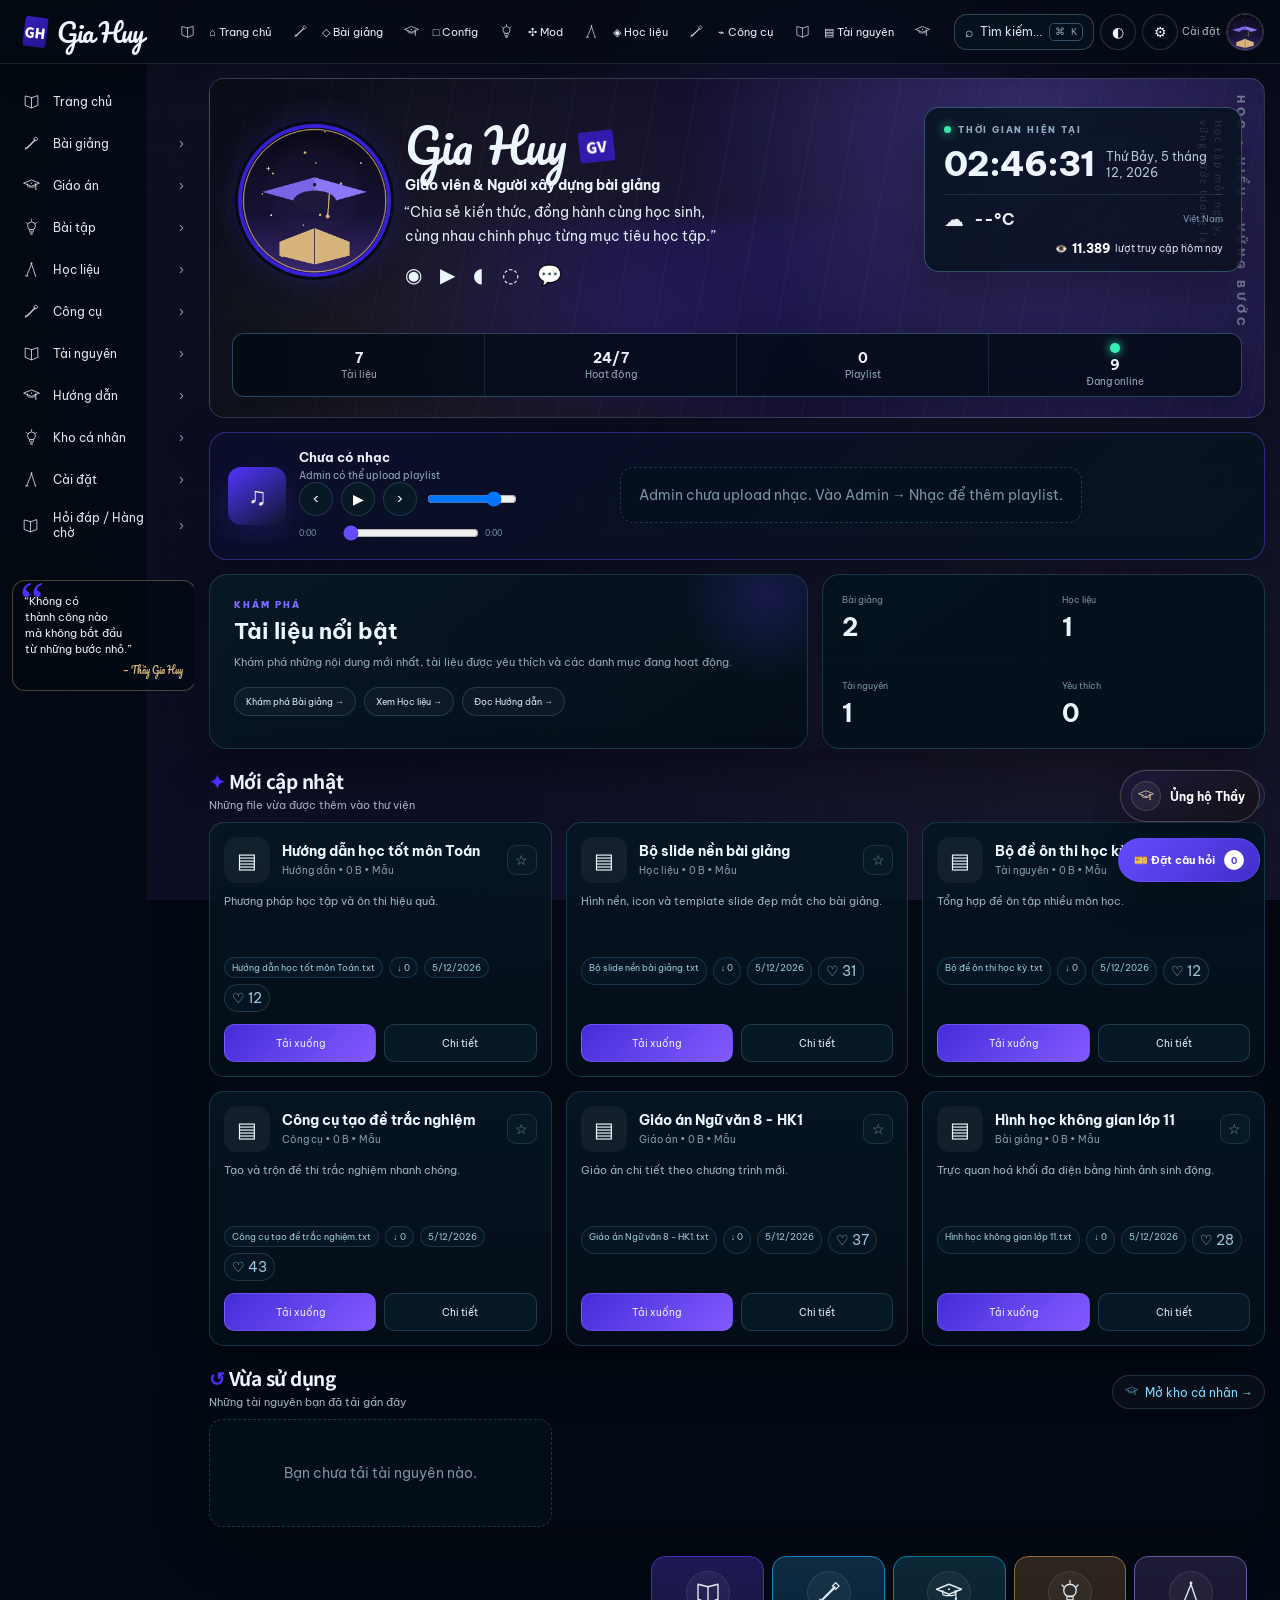
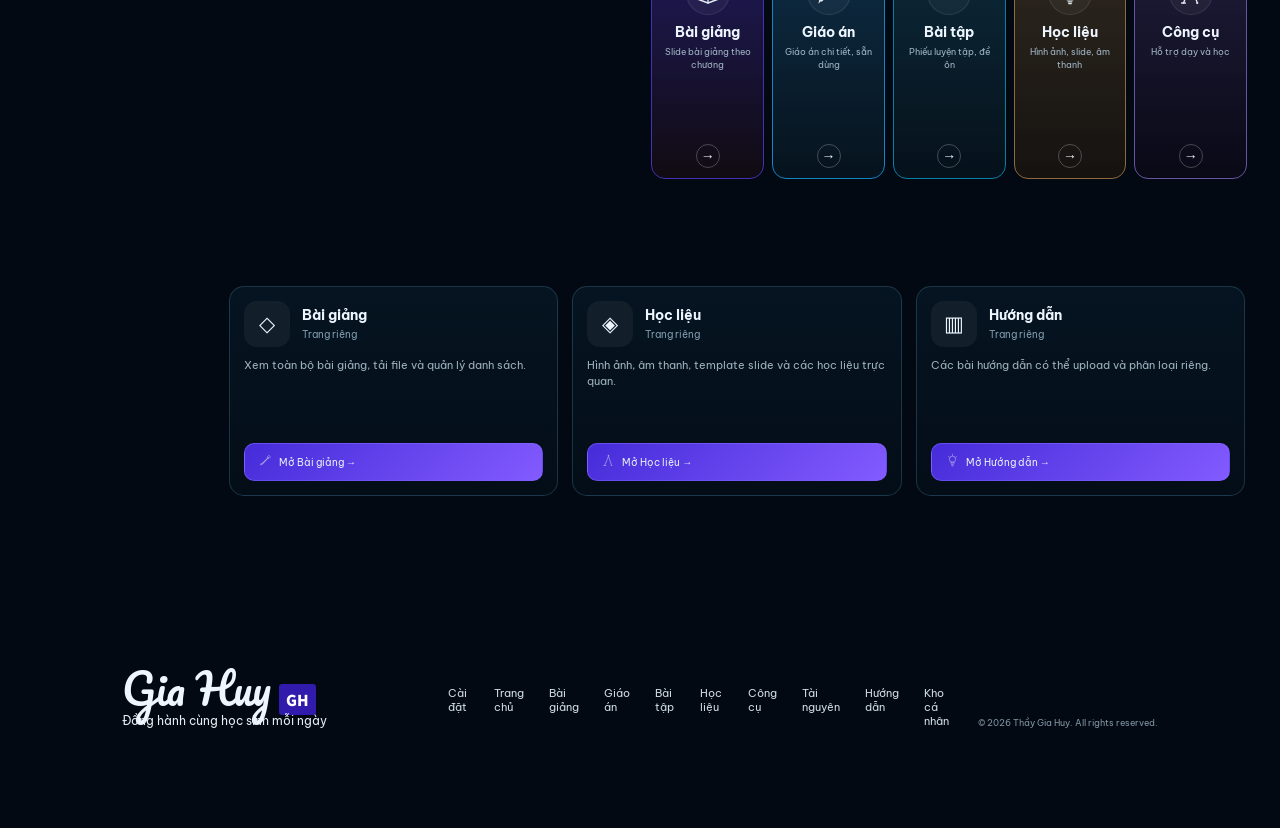
<file: index.html>
<!doctype html><html lang="vi"><head><meta charset="utf-8"><meta name="viewport" content="width=device-width,initial-scale=1"><title>Thầy Gia Huy — Học cùng Gia Huy</title><meta name="description" content="Thầy Gia Huy — Bài giảng, giáo án, tài liệu và hướng dẫn học tập"><link rel="icon" href="assets/favicon.svg"><link rel="preconnect" href="https://fonts.googleapis.com"><link rel="preconnect" href="https://fonts.gstatic.com" crossorigin><link href="https://fonts.googleapis.com/css2?family=Be+Vietnam+Pro:wght@400;500;600;700;800&family=Noto+Sans+JP:wght@500;700;900&family=Pacifico&display=swap" rel="stylesheet"><link rel="stylesheet" href="css/style.css"></head><body><div class="page-bg"></div><div class="page-overlay"></div><div class="petal-layer"></div><header class="topbar"><a class="brand" href="index.html"><span class="brand-mark">GH</span><span class="brand-word">Gia Huy</span></a><nav class="topnav"><a href="index.html">⌂ Trang chủ</a><a href="plugins.html">◇ Bài giảng</a><a href="config.html">□ Config</a><a href="mods.html">✣ Mod</a><a href="assets.html">◈ Học liệu</a><a href="tools.html">⌁ Công cụ</a><a href="resources.html">▤ Tài nguyên</a><a href="guide.html">▥ Hướng dẫn</a><a href="my-library.html">♡ Kho cá nhân</a><a href="#" data-open-ticket-nav>🎫 Hỏi đáp</a></nav><div class="top-actions"><button class="search-pill" id="searchOpen">⌕ <span>Tìm kiếm...</span><kbd>⌘ K</kbd></button><button class="icon-btn" id="themeToggle">◐</button><button class="icon-btn settings-trigger" id="adminOpen" aria-label="Cài đặt">⚙</button><span class="settings-label">Cài đặt</span><button class="mini-avatar" id="avatarBtn"><img src="assets/images/avatar.gif" alt="Avatar"></button></div></header><aside class="sidebar"><div class="side-inner"><a class="side-item" href="index.html"><span class="side-icon">⌂</span><span>Trang chủ</span></a><a class="side-item" href="plugins.html"><span class="side-icon">◇</span><span>Bài giảng</span><span class="chev">›</span></a><a class="side-item" href="config.html"><span class="side-icon">□</span><span>Giáo án</span><span class="chev">›</span></a><a class="side-item" href="mods.html"><span class="side-icon">✣</span><span>Bài tập</span><span class="chev">›</span></a><a class="side-item" href="assets.html"><span class="side-icon">◈</span><span>Học liệu</span><span class="chev">›</span></a><a class="side-item" href="tools.html"><span class="side-icon">⌁</span><span>Công cụ</span><span class="chev">›</span></a><a class="side-item" href="resources.html"><span class="side-icon">▤</span><span>Tài nguyên</span><span class="chev">›</span></a><a class="side-item" href="guide.html"><span class="side-icon">▥</span><span>Hướng dẫn</span><span class="chev">›</span></a><a class="side-item" href="my-library.html"><span class="side-icon">♡</span><span>Kho cá nhân</span><span class="chev">›</span></a><a class="side-item settings-side-link" href="#" data-open-settings><span class="side-icon">⚙</span><span>Cài đặt</span><span class="chev">›</span></a><a class="side-item ticket-side-link" href="#" data-open-ticket-nav><span class="side-icon">🎫</span><span>Hỏi đáp / Hàng chờ</span><span class="chev">›</span></a><div class="side-quote">“Không có<br>thành công nào<br>mà không bắt đầu<br>từ những bước nhỏ.”<small>— Thầy Gia Huy</small></div></div></aside><main class="content" id="top"><div class="announcement-bar shell" id="announcementBar"><span class="announcement-icon">✦</span><span data-announcement-text></span></div><section class="hero shell"><div class="hero-art"></div><div class="hero-glow"></div><div class="hero-profile"><button class="avatar-ring" id="heroAvatarBtn"><img src="assets/images/avatar.gif" alt="Gia Huy avatar"></button><div class="hero-copy"><div class="hero-name"><span class="script">Gia Huy</span><span class="seal">GV</span></div><div class="hero-role">Giáo viên & Người xây dựng bài giảng</div><p>“Chia sẻ kiến thức, đồng hành cùng học sinh,<br>cùng nhau chinh phục từng mục tiêu học tập.”</p><div class="socials"><a href="#">◉</a><a href="#">▶</a><a href="#">◖</a><a href="#">◌</a><a class="social-discord" href="https://discord.gg/your-invite-code" target="_blank" rel="noopener noreferrer" title="Discord">💬</a></div></div></div><div class="clock-card"><div class="clock-label"><span class="status-dot"></span><span>THỜI GIAN HIỆN TẠI</span></div><div class="clock-main"><div class="time" id="liveTime">00:00:00</div><div class="date" id="liveDate">Đang cập nhật ngày</div></div><div class="weather"><span id="weatherIcon">☁</span><strong id="weatherTemp">--°C</strong><small>Việt Nam</small></div><div class="visit-counter">👁️ <b id="liveVisits">0</b> lượt truy cập hôm nay</div><div class="jp-tag">Học tập mỗi ngày, vững bước tương lai</div></div><div class="hero-stats"><div><strong id="heroTotalCount">0</strong><span>Tài liệu</span></div><div><strong>24/7</strong><span>Hoạt động</span></div><div><strong id="heroMusicCount">0</strong><span>Playlist</span></div><div class="online"><i></i><strong id="heroOnlineCount">0</strong><span>Đang online</span></div></div></section>
<section class="music-home shell"><div class="music-now"><div class="music-cover">♫</div><div><b id="nowMusic">Chưa có nhạc</b><small id="nowArtist">Admin có thể upload playlist</small><div class="music-controls"><button id="musicPrev">‹</button><button id="musicPlay">▶</button><button id="musicNext">›</button><input id="musicVolume" type="range" min="0" max="1" step="0.01" value=".8"></div><div class="music-progress"><span id="musicCurrent">0:00</span><input id="musicSeek" type="range" min="0" max="100" value="0" step="0.1"><span id="musicDuration">0:00</span></div></div></div><div class="music-list" id="musicList"><div class="empty-state" style="padding:18px">Đang tải playlist...</div></div></section>
<section class="home-insights shell"><div class="insight-card featured"><div class="insight-kicker">KHÁM PHÁ</div><h2>Tài liệu nổi bật</h2><p>Khám phá những nội dung mới nhất, tài liệu được yêu thích và các danh mục đang hoạt động.</p><div class="insight-links"><a href="plugins.html">Khám phá Bài giảng →</a><a href="assets.html">Xem Học liệu →</a><a href="guide.html">Đọc Hướng dẫn →</a></div></div><div class="live-stats"><div><span>Bài giảng</span><b id="homePluginCount">0</b></div><div><span>Học liệu</span><b id="homeAssetCount">0</b></div><div><span>Tài nguyên</span><b id="homeResourceCount">0</b></div><div><span>Yêu thích</span><b id="homeFavCount">0</b></div></div></section><section class="latest shell"><div class="section-head"><div><h2>✦ <span>Mới cập nhật</span></h2><p>Những file vừa được thêm vào thư viện</p></div><a class="section-link" href="resources.html">Xem tất cả →</a></div><div class="resource-cards" id="latestGrid"><div class="empty-state">Đang tải...</div></div></section><section class="history-section shell"><div class="section-head"><div><h2>↺ <span>Vừa sử dụng</span></h2><p>Những tài nguyên bạn đã tải gần đây</p></div><a class="section-link" href="my-library.html">Mở kho cá nhân →</a></div><div class="resource-cards" id="historyGrid"></div></section><section class="intro shell"><div class="intro-copy"><h2><span>◈</span> Giới thiệu về tôi</h2><p>Xin chào! Mình là Gia Huy – mình xây dựng website này như một kho tài liệu học tập có tổ chức: bài giảng, giáo án, bài tập, học liệu và công cụ hỗ trợ giảng dạy.</p><p>Mỗi tài liệu chỉ cần upload một lần, chọn danh mục, hệ thống sẽ tự đưa nội dung vào đúng danh mục và đúng trang.</p><div class="signature">Gia Huy</div></div><div class="category-grid"><a class="cat-card red" href="plugins.html"><span class="cat-icon">◇</span><b>Bài giảng</b><small>Slide bài giảng theo chương</small><em>→</em></a><a class="cat-card blue" href="config.html"><span class="cat-icon">▤</span><b>Giáo án</b><small>Giáo án chi tiết, sẵn dùng</small><em>→</em></a><a class="cat-card cyan" href="mods.html"><span class="cat-icon">⚙</span><b>Bài tập</b><small>Phiếu luyện tập, đề ôn</small><em>→</em></a><a class="cat-card gold" href="assets.html"><span class="cat-icon">◈</span><b>Học liệu</b><small>Hình ảnh, slide, âm thanh</small><em>→</em></a><a class="cat-card purple" href="tools.html"><span class="cat-icon">⌁</span><b>Công cụ</b><small>Hỗ trợ dạy và học</small><em>→</em></a></div></section>
<section class="section shell"><div class="section-head"><div><h2>⚡ <span>Khu vực nhanh</span></h2><p>Mỗi mục giờ là một trang riêng.</p></div></div><div class="resource-cards"><a class="resource-card" href="plugins.html"><div class="card-top"><span class="resource-icon">◇</span><div><b>Bài giảng</b><small>Trang riêng</small></div></div><p>Xem toàn bộ bài giảng, tải file và quản lý danh sách.</p><div class="card-actions"><span class="small-btn primary">Mở Bài giảng →</span></div></a><a class="resource-card" href="assets.html"><div class="card-top"><span class="resource-icon">◈</span><div><b>Học liệu</b><small>Trang riêng</small></div></div><p>Hình ảnh, âm thanh, template slide và các học liệu trực quan.</p><div class="card-actions"><span class="small-btn primary">Mở Học liệu →</span></div></a><a class="resource-card" href="guide.html"><div class="card-top"><span class="resource-icon">▥</span><div><b>Hướng dẫn</b><small>Trang riêng</small></div></div><p>Các bài hướng dẫn có thể upload và phân loại riêng.</p><div class="card-actions"><span class="small-btn primary">Mở Hướng dẫn →</span></div></a></div></section></main><footer class="footer shell"><div class="footer-brand"><span class="script">Gia Huy</span><span class="seal">GH</span><p>Đồng hành cùng học sinh mỗi ngày</p></div><div class="footer-nav"><a href="#" data-open-settings>Cài đặt</a><a href="index.html">Trang chủ</a><a href="plugins.html">Bài giảng</a><a href="config.html">Giáo án</a><a href="mods.html">Bài tập</a><a href="assets.html">Học liệu</a><a href="tools.html">Công cụ</a><a href="resources.html">Tài nguyên</a><a href="guide.html">Hướng dẫn</a><a href="my-library.html">Kho cá nhân</a></div><small>© 2026 Thầy Gia Huy. All rights reserved.</small></footer><div class="search-modal" id="searchModal" aria-hidden="true"><div class="search-box"><button class="close" id="searchClose">×</button><div class="modal-heading"><span class="modal-kicker">SEARCH</span><b>Tìm kiếm tài nguyên</b><small>Tìm trong toàn bộ thư viện đã upload</small></div><div class="search-input"><span>⌕</span><input id="searchInput" placeholder="Tên file, tiêu đề, danh mục..." autocomplete="off"></div><div class="search-results" id="searchResults"></div></div></div>
<div class="admin-modal" id="adminModal" aria-hidden="true"><div class="admin-box"><button class="close" id="adminClose">×</button><div class="modal-heading"><span class="modal-kicker">ADMIN CENTER</span><b>Quản trị website</b><small>Đổi avatar, upload tài nguyên, quản lý danh sách và nhạc.</small></div><form class="admin-form" id="adminForm"><label>Mật khẩu quản trị<input id="adminPassword" type="password" placeholder="Nhập mật khẩu"></label><button class="primary-btn" type="submit">Đăng nhập Admin</button><p class="admin-note">Bản tĩnh: quyền này chỉ bảo vệ giao diện trên trình duyệt hiện tại.</p></form><div class="admin-loader hidden" id="adminLoader"><div class="admin-spinner-ring"><span class="admin-spinner-mark">GH</span></div><p>Đang tải bảng quản trị...</p><div class="admin-loader-bar"><i id="adminLoaderBar"></i></div><small>Xác thực & chuẩn bị dữ liệu</small></div><div class="hidden" id="adminPanel"><div class="admin-profile-card"><div class="admin-avatar-preview"><img src="assets/images/avatar.gif" alt="Avatar"></div><div><b>Thầy Gia Huy</b><small>Quản lý profile & thư viện</small></div><span class="admin-badge">ADMIN</span></div><div class="admin-actions"><button class="primary-btn" id="changeAvatarBtn">Đổi ảnh đại diện</button><button class="secondary-btn" id="resetAvatarBtn">Khôi phục avatar</button><button class="secondary-btn" id="logoutAdmin">Đăng xuất</button><input id="avatarInput" type="file" accept="image/*" hidden></div><div class="admin-tabs"><button class="admin-tab active" data-admin-tab="upload">Upload</button><button class="admin-tab" data-admin-tab="library">Thư viện</button><button class="admin-tab" data-admin-tab="music">Nhạc</button><button class="admin-tab" data-admin-tab="stats">Thống kê</button></div><div id="adminWorkspace"></div></div></div></div>
<div class="toast" id="toast"></div><div class="scroll-progress" id="scrollProgress"></div><button class="back-top" id="backTop">↑</button><script src="js/ticket-center.js"></script><script src="js/script.js"></script></body></html>
</file>
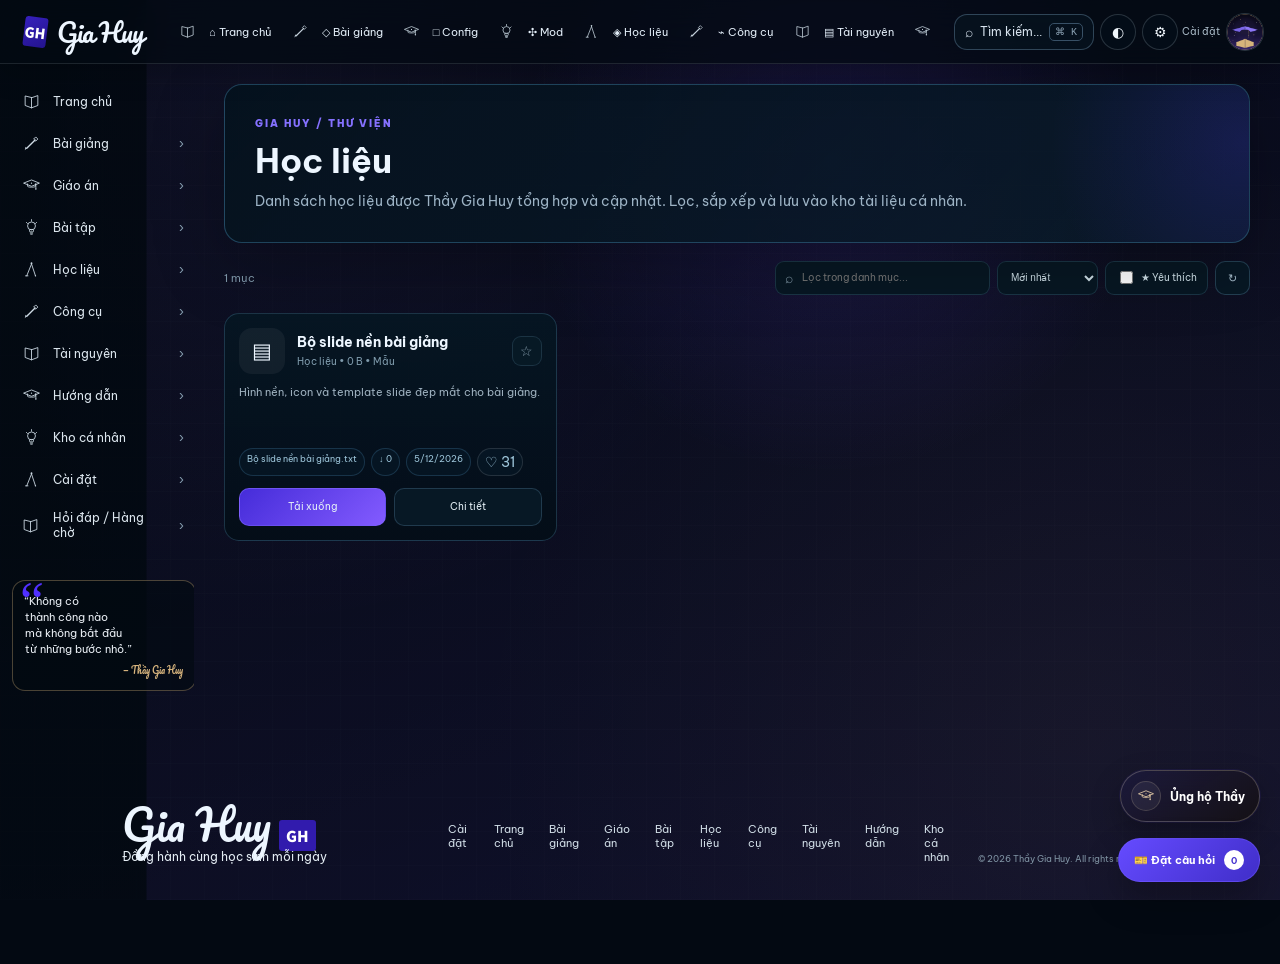
<file: assets.html>
<!doctype html><html lang="vi"><head><meta charset="utf-8"><meta name="viewport" content="width=device-width,initial-scale=1"><title>Thầy Gia Huy — Học cùng Gia Huy</title><meta name="description" content="Thầy Gia Huy — Bài giảng, giáo án, tài liệu và hướng dẫn học tập"><link rel="icon" href="assets/favicon.svg"><link rel="preconnect" href="https://fonts.googleapis.com"><link rel="preconnect" href="https://fonts.gstatic.com" crossorigin><link href="https://fonts.googleapis.com/css2?family=Be+Vietnam+Pro:wght@400;500;600;700;800&family=Noto+Sans+JP:wght@500;700;900&family=Pacifico&display=swap" rel="stylesheet"><link rel="stylesheet" href="css/style.css"></head><body><div class="page-bg"></div><div class="page-overlay"></div><div class="petal-layer"></div><header class="topbar"><a class="brand" href="index.html"><span class="brand-mark">GH</span><span class="brand-word">Gia Huy</span></a><nav class="topnav"><a href="index.html">⌂ Trang chủ</a><a href="plugins.html">◇ Bài giảng</a><a href="config.html">□ Config</a><a href="mods.html">✣ Mod</a><a href="assets.html">◈ Học liệu</a><a href="tools.html">⌁ Công cụ</a><a href="resources.html">▤ Tài nguyên</a><a href="guide.html">▥ Hướng dẫn</a><a href="my-library.html">♡ Kho cá nhân</a><a href="#" data-open-ticket-nav>🎫 Hỏi đáp</a></nav><div class="top-actions"><button class="search-pill" id="searchOpen">⌕ <span>Tìm kiếm...</span><kbd>⌘ K</kbd></button><button class="icon-btn" id="themeToggle">◐</button><button class="icon-btn settings-trigger" id="adminOpen" aria-label="Cài đặt">⚙</button><span class="settings-label">Cài đặt</span><button class="mini-avatar" id="avatarBtn"><img src="assets/images/avatar.gif" alt="Avatar"></button></div></header><aside class="sidebar"><div class="side-inner"><a class="side-item" href="index.html"><span class="side-icon">⌂</span><span>Trang chủ</span></a><a class="side-item" href="plugins.html"><span class="side-icon">◇</span><span>Bài giảng</span><span class="chev">›</span></a><a class="side-item" href="config.html"><span class="side-icon">□</span><span>Giáo án</span><span class="chev">›</span></a><a class="side-item" href="mods.html"><span class="side-icon">✣</span><span>Bài tập</span><span class="chev">›</span></a><a class="side-item" href="assets.html"><span class="side-icon">◈</span><span>Học liệu</span><span class="chev">›</span></a><a class="side-item" href="tools.html"><span class="side-icon">⌁</span><span>Công cụ</span><span class="chev">›</span></a><a class="side-item" href="resources.html"><span class="side-icon">▤</span><span>Tài nguyên</span><span class="chev">›</span></a><a class="side-item" href="guide.html"><span class="side-icon">▥</span><span>Hướng dẫn</span><span class="chev">›</span></a><a class="side-item" href="my-library.html"><span class="side-icon">♡</span><span>Kho cá nhân</span><span class="chev">›</span></a><a class="side-item settings-side-link" href="#" data-open-settings><span class="side-icon">⚙</span><span>Cài đặt</span><span class="chev">›</span></a><a class="side-item ticket-side-link" href="#" data-open-ticket-nav><span class="side-icon">🎫</span><span>Hỏi đáp / Hàng chờ</span><span class="chev">›</span></a><div class="side-quote">“Không có<br>thành công nào<br>mà không bắt đầu<br>từ những bước nhỏ.”<small>— Thầy Gia Huy</small></div></div></aside><main class="content"><div class="page-shell" id="catalogRoot" data-cat="assets"><section class="page-hero"><span class="page-hero-kicker">Gia Huy / thư viện</span><h1 id="catTitle">Học liệu</h1><p id="catDesc">Hình ảnh, template slide, âm thanh và học liệu trực quan cho bài giảng.</p></section><div class="page-toolbar"><div class="count" id="catCount">Đang tải...</div><div class="catalog-tools"><label class="catalog-search"><span>⌕</span><input id="catalogSearch" placeholder="Lọc trong danh mục..."></label><select id="catalogSort" class="catalog-select"><option value="new">Mới nhất</option><option value="downloads">Nhiều lượt tải</option><option value="name">Tên A → Z</option></select><label class="fav-filter"><input id="onlyFav" type="checkbox"> ★ Yêu thích</label><button class="filter-btn" id="refreshCatalog">↻</button></div></div><div class="resource-cards" id="catalogList"></div></div></main><footer class="footer shell"><div class="footer-brand"><span class="script">Gia Huy</span><span class="seal">GH</span><p>Đồng hành cùng học sinh mỗi ngày</p></div><div class="footer-nav"><a href="#" data-open-settings>Cài đặt</a><a href="index.html">Trang chủ</a><a href="plugins.html">Bài giảng</a><a href="config.html">Giáo án</a><a href="mods.html">Bài tập</a><a href="assets.html">Học liệu</a><a href="tools.html">Công cụ</a><a href="resources.html">Tài nguyên</a><a href="guide.html">Hướng dẫn</a><a href="my-library.html">Kho cá nhân</a></div><small>© 2026 Thầy Gia Huy. All rights reserved.</small></footer><div class="search-modal" id="searchModal" aria-hidden="true"><div class="search-box"><button class="close" id="searchClose">×</button><div class="modal-heading"><span class="modal-kicker">SEARCH</span><b>Tìm kiếm tài nguyên</b><small>Tìm trong toàn bộ thư viện đã upload</small></div><div class="search-input"><span>⌕</span><input id="searchInput" placeholder="Tên file, tiêu đề, danh mục..." autocomplete="off"></div><div class="search-results" id="searchResults"></div></div></div>
<div class="admin-modal" id="adminModal" aria-hidden="true"><div class="admin-box"><button class="close" id="adminClose">×</button><div class="modal-heading"><span class="modal-kicker">ADMIN CENTER</span><b>Quản trị website</b><small>Đổi avatar, upload tài nguyên, quản lý danh sách và nhạc.</small></div><form class="admin-form" id="adminForm"><label>Mật khẩu quản trị<input id="adminPassword" type="password" placeholder="Nhập mật khẩu"></label><button class="primary-btn" type="submit">Đăng nhập Admin</button><p class="admin-note">Bản tĩnh: quyền này chỉ bảo vệ giao diện trên trình duyệt hiện tại.</p></form><div class="admin-loader hidden" id="adminLoader"><div class="admin-spinner-ring"><span class="admin-spinner-mark">GH</span></div><p>Đang tải bảng quản trị...</p><div class="admin-loader-bar"><i id="adminLoaderBar"></i></div><small>Xác thực & chuẩn bị dữ liệu</small></div><div class="hidden" id="adminPanel"><div class="admin-profile-card"><div class="admin-avatar-preview"><img src="assets/images/avatar.gif" alt="Avatar"></div><div><b>Thầy Gia Huy</b><small>Quản lý profile & thư viện</small></div><span class="admin-badge">ADMIN</span></div><div class="admin-actions"><button class="primary-btn" id="changeAvatarBtn">Đổi ảnh đại diện</button><button class="secondary-btn" id="resetAvatarBtn">Khôi phục avatar</button><button class="secondary-btn" id="logoutAdmin">Đăng xuất</button><input id="avatarInput" type="file" accept="image/*" hidden></div><div class="admin-tabs"><button class="admin-tab active" data-admin-tab="upload">Upload</button><button class="admin-tab" data-admin-tab="library">Thư viện</button><button class="admin-tab" data-admin-tab="music">Nhạc</button><button class="admin-tab" data-admin-tab="stats">Thống kê</button></div><div id="adminWorkspace"></div></div></div></div>
<div class="toast" id="toast"></div><div class="scroll-progress" id="scrollProgress"></div><button class="back-top" id="backTop">↑</button><script src="js/ticket-center.js"></script><script src="js/script.js"></script><script>document.querySelector('#refreshCatalog')?.addEventListener('click',()=>location.reload())</script></body></html>
</file>
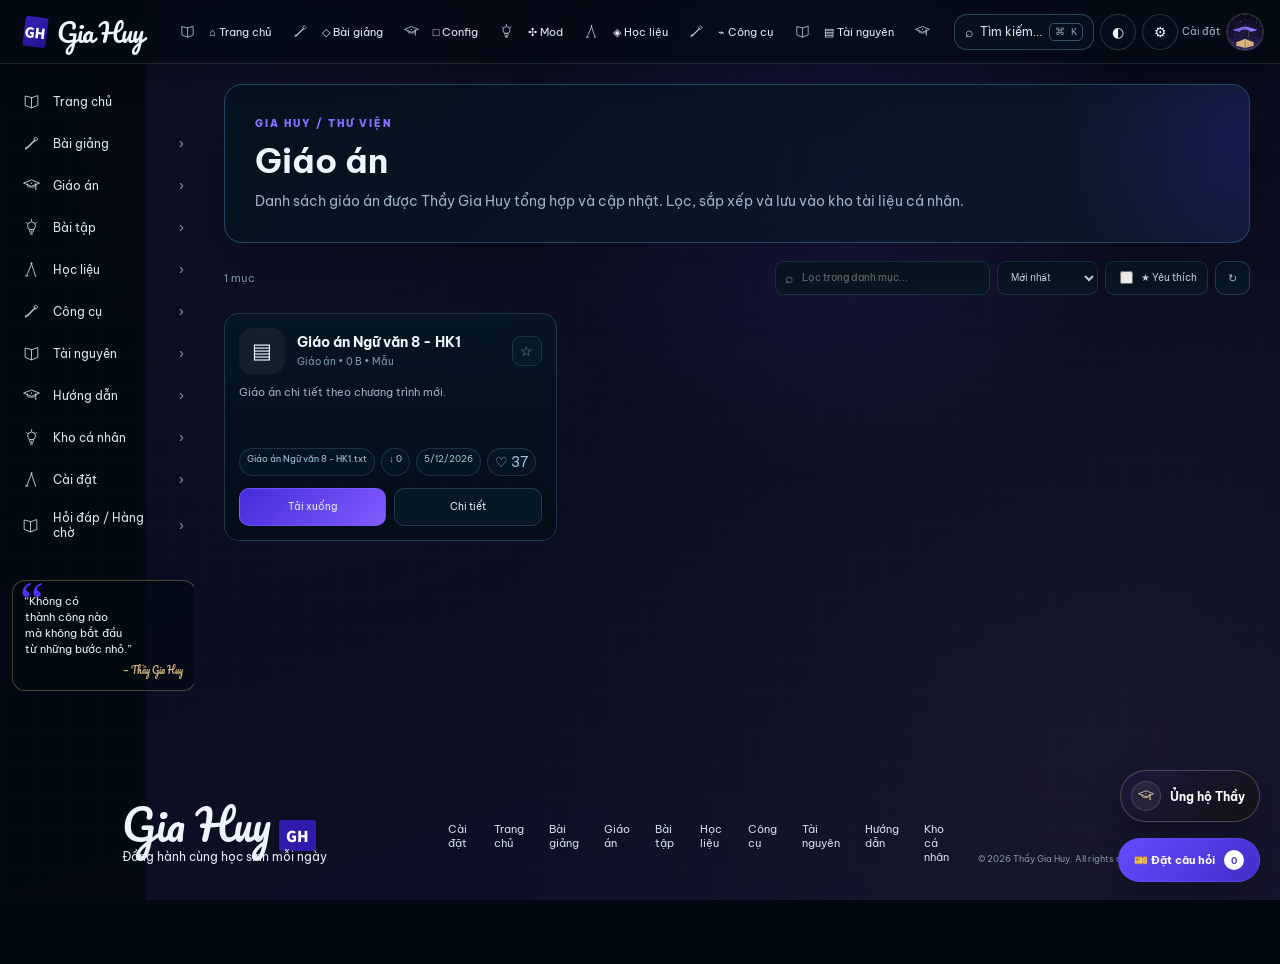
<file: config.html>
<!doctype html><html lang="vi"><head><meta charset="utf-8"><meta name="viewport" content="width=device-width,initial-scale=1"><title>Thầy Gia Huy — Học cùng Gia Huy</title><meta name="description" content="Thầy Gia Huy — Bài giảng, giáo án, tài liệu và hướng dẫn học tập"><link rel="icon" href="assets/favicon.svg"><link rel="preconnect" href="https://fonts.googleapis.com"><link rel="preconnect" href="https://fonts.gstatic.com" crossorigin><link href="https://fonts.googleapis.com/css2?family=Be+Vietnam+Pro:wght@400;500;600;700;800&family=Noto+Sans+JP:wght@500;700;900&family=Pacifico&display=swap" rel="stylesheet"><link rel="stylesheet" href="css/style.css"></head><body><div class="page-bg"></div><div class="page-overlay"></div><div class="petal-layer"></div><header class="topbar"><a class="brand" href="index.html"><span class="brand-mark">GH</span><span class="brand-word">Gia Huy</span></a><nav class="topnav"><a href="index.html">⌂ Trang chủ</a><a href="plugins.html">◇ Bài giảng</a><a href="config.html">□ Config</a><a href="mods.html">✣ Mod</a><a href="assets.html">◈ Học liệu</a><a href="tools.html">⌁ Công cụ</a><a href="resources.html">▤ Tài nguyên</a><a href="guide.html">▥ Hướng dẫn</a><a href="my-library.html">♡ Kho cá nhân</a><a href="#" data-open-ticket-nav>🎫 Hỏi đáp</a></nav><div class="top-actions"><button class="search-pill" id="searchOpen">⌕ <span>Tìm kiếm...</span><kbd>⌘ K</kbd></button><button class="icon-btn" id="themeToggle">◐</button><button class="icon-btn settings-trigger" id="adminOpen" aria-label="Cài đặt">⚙</button><span class="settings-label">Cài đặt</span><button class="mini-avatar" id="avatarBtn"><img src="assets/images/avatar.gif" alt="Avatar"></button></div></header><aside class="sidebar"><div class="side-inner"><a class="side-item" href="index.html"><span class="side-icon">⌂</span><span>Trang chủ</span></a><a class="side-item" href="plugins.html"><span class="side-icon">◇</span><span>Bài giảng</span><span class="chev">›</span></a><a class="side-item" href="config.html"><span class="side-icon">□</span><span>Giáo án</span><span class="chev">›</span></a><a class="side-item" href="mods.html"><span class="side-icon">✣</span><span>Bài tập</span><span class="chev">›</span></a><a class="side-item" href="assets.html"><span class="side-icon">◈</span><span>Học liệu</span><span class="chev">›</span></a><a class="side-item" href="tools.html"><span class="side-icon">⌁</span><span>Công cụ</span><span class="chev">›</span></a><a class="side-item" href="resources.html"><span class="side-icon">▤</span><span>Tài nguyên</span><span class="chev">›</span></a><a class="side-item" href="guide.html"><span class="side-icon">▥</span><span>Hướng dẫn</span><span class="chev">›</span></a><a class="side-item" href="my-library.html"><span class="side-icon">♡</span><span>Kho cá nhân</span><span class="chev">›</span></a><a class="side-item settings-side-link" href="#" data-open-settings><span class="side-icon">⚙</span><span>Cài đặt</span><span class="chev">›</span></a><a class="side-item ticket-side-link" href="#" data-open-ticket-nav><span class="side-icon">🎫</span><span>Hỏi đáp / Hàng chờ</span><span class="chev">›</span></a><div class="side-quote">“Không có<br>thành công nào<br>mà không bắt đầu<br>từ những bước nhỏ.”<small>— Thầy Gia Huy</small></div></div></aside><main class="content"><div class="page-shell" id="catalogRoot" data-cat="config"><section class="page-hero"><span class="page-hero-kicker">Gia Huy / thư viện</span><h1 id="catTitle">Giáo án</h1><p id="catDesc">Giáo án chi tiết theo chương trình, sẵn sàng để giảng dạy hoặc tham khảo.</p></section><div class="page-toolbar"><div class="count" id="catCount">Đang tải...</div><div class="catalog-tools"><label class="catalog-search"><span>⌕</span><input id="catalogSearch" placeholder="Lọc trong danh mục..."></label><select id="catalogSort" class="catalog-select"><option value="new">Mới nhất</option><option value="downloads">Nhiều lượt tải</option><option value="name">Tên A → Z</option></select><label class="fav-filter"><input id="onlyFav" type="checkbox"> ★ Yêu thích</label><button class="filter-btn" id="refreshCatalog">↻</button></div></div><div class="resource-cards" id="catalogList"></div></div></main><footer class="footer shell"><div class="footer-brand"><span class="script">Gia Huy</span><span class="seal">GH</span><p>Đồng hành cùng học sinh mỗi ngày</p></div><div class="footer-nav"><a href="#" data-open-settings>Cài đặt</a><a href="index.html">Trang chủ</a><a href="plugins.html">Bài giảng</a><a href="config.html">Giáo án</a><a href="mods.html">Bài tập</a><a href="assets.html">Học liệu</a><a href="tools.html">Công cụ</a><a href="resources.html">Tài nguyên</a><a href="guide.html">Hướng dẫn</a><a href="my-library.html">Kho cá nhân</a></div><small>© 2026 Thầy Gia Huy. All rights reserved.</small></footer><div class="search-modal" id="searchModal" aria-hidden="true"><div class="search-box"><button class="close" id="searchClose">×</button><div class="modal-heading"><span class="modal-kicker">SEARCH</span><b>Tìm kiếm tài nguyên</b><small>Tìm trong toàn bộ thư viện đã upload</small></div><div class="search-input"><span>⌕</span><input id="searchInput" placeholder="Tên file, tiêu đề, danh mục..." autocomplete="off"></div><div class="search-results" id="searchResults"></div></div></div>
<div class="admin-modal" id="adminModal" aria-hidden="true"><div class="admin-box"><button class="close" id="adminClose">×</button><div class="modal-heading"><span class="modal-kicker">ADMIN CENTER</span><b>Quản trị website</b><small>Đổi avatar, upload tài nguyên, quản lý danh sách và nhạc.</small></div><form class="admin-form" id="adminForm"><label>Mật khẩu quản trị<input id="adminPassword" type="password" placeholder="Nhập mật khẩu"></label><button class="primary-btn" type="submit">Đăng nhập Admin</button><p class="admin-note">Bản tĩnh: quyền này chỉ bảo vệ giao diện trên trình duyệt hiện tại.</p></form><div class="admin-loader hidden" id="adminLoader"><div class="admin-spinner-ring"><span class="admin-spinner-mark">GH</span></div><p>Đang tải bảng quản trị...</p><div class="admin-loader-bar"><i id="adminLoaderBar"></i></div><small>Xác thực & chuẩn bị dữ liệu</small></div><div class="hidden" id="adminPanel"><div class="admin-profile-card"><div class="admin-avatar-preview"><img src="assets/images/avatar.gif" alt="Avatar"></div><div><b>Thầy Gia Huy</b><small>Quản lý profile & thư viện</small></div><span class="admin-badge">ADMIN</span></div><div class="admin-actions"><button class="primary-btn" id="changeAvatarBtn">Đổi ảnh đại diện</button><button class="secondary-btn" id="resetAvatarBtn">Khôi phục avatar</button><button class="secondary-btn" id="logoutAdmin">Đăng xuất</button><input id="avatarInput" type="file" accept="image/*" hidden></div><div class="admin-tabs"><button class="admin-tab active" data-admin-tab="upload">Upload</button><button class="admin-tab" data-admin-tab="library">Thư viện</button><button class="admin-tab" data-admin-tab="music">Nhạc</button><button class="admin-tab" data-admin-tab="stats">Thống kê</button></div><div id="adminWorkspace"></div></div></div></div>
<div class="toast" id="toast"></div><div class="scroll-progress" id="scrollProgress"></div><button class="back-top" id="backTop">↑</button><script src="js/ticket-center.js"></script><script src="js/script.js"></script><script>document.querySelector('#refreshCatalog')?.addEventListener('click',()=>location.reload())</script></body></html>
</file>
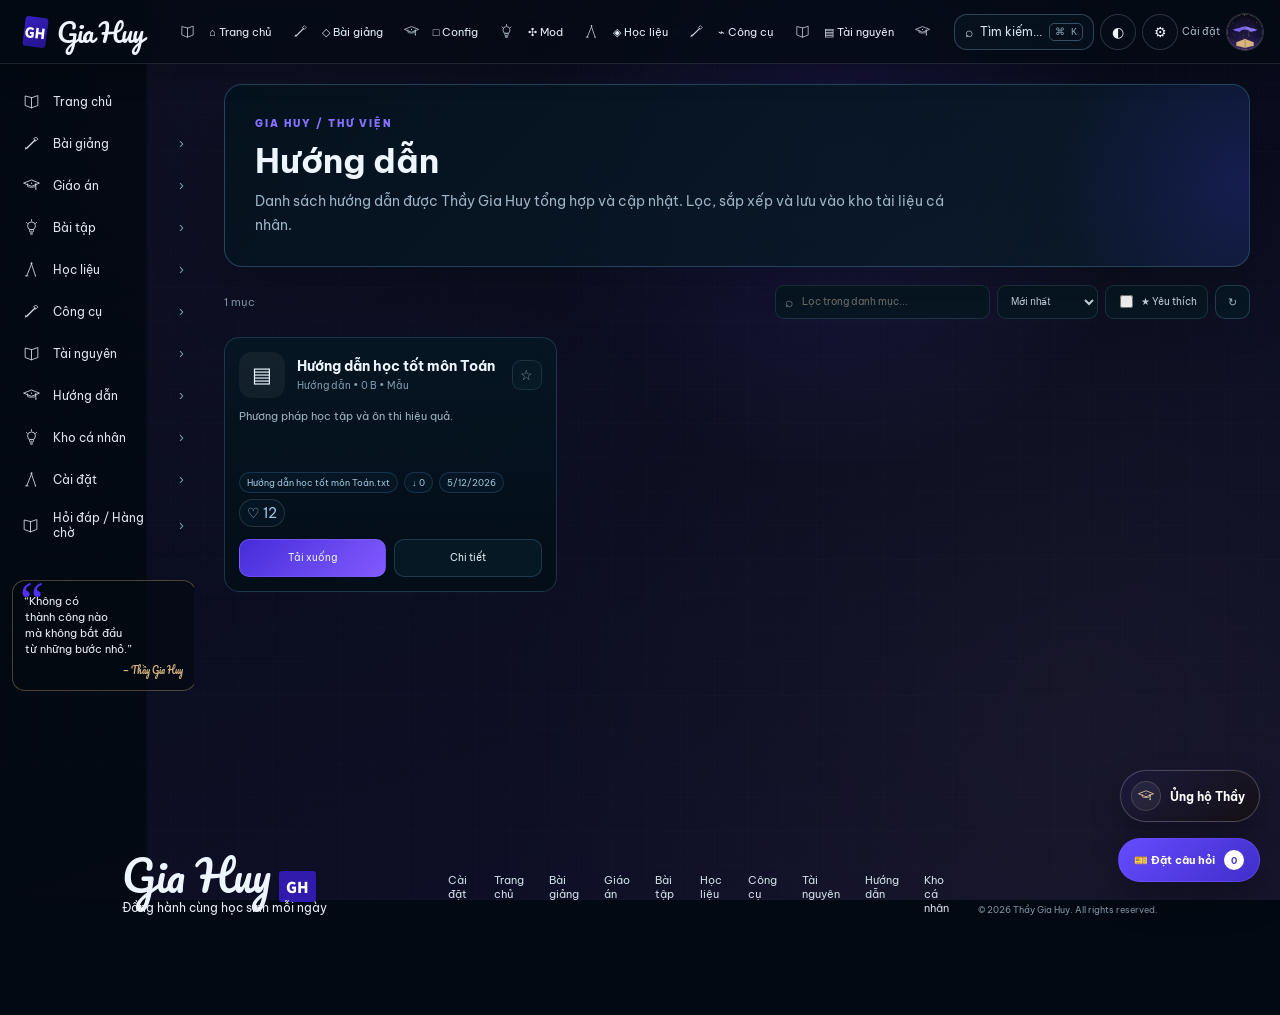
<file: guide.html>
<!doctype html><html lang="vi"><head><meta charset="utf-8"><meta name="viewport" content="width=device-width,initial-scale=1"><title>Thầy Gia Huy — Học cùng Gia Huy</title><meta name="description" content="Thầy Gia Huy — Bài giảng, giáo án, tài liệu và hướng dẫn học tập"><link rel="icon" href="assets/favicon.svg"><link rel="preconnect" href="https://fonts.googleapis.com"><link rel="preconnect" href="https://fonts.gstatic.com" crossorigin><link href="https://fonts.googleapis.com/css2?family=Be+Vietnam+Pro:wght@400;500;600;700;800&family=Noto+Sans+JP:wght@500;700;900&family=Pacifico&display=swap" rel="stylesheet"><link rel="stylesheet" href="css/style.css"></head><body><div class="page-bg"></div><div class="page-overlay"></div><div class="petal-layer"></div><header class="topbar"><a class="brand" href="index.html"><span class="brand-mark">GH</span><span class="brand-word">Gia Huy</span></a><nav class="topnav"><a href="index.html">⌂ Trang chủ</a><a href="plugins.html">◇ Bài giảng</a><a href="config.html">□ Config</a><a href="mods.html">✣ Mod</a><a href="assets.html">◈ Học liệu</a><a href="tools.html">⌁ Công cụ</a><a href="resources.html">▤ Tài nguyên</a><a href="guide.html">▥ Hướng dẫn</a><a href="my-library.html">♡ Kho cá nhân</a><a href="#" data-open-ticket-nav>🎫 Hỏi đáp</a></nav><div class="top-actions"><button class="search-pill" id="searchOpen">⌕ <span>Tìm kiếm...</span><kbd>⌘ K</kbd></button><button class="icon-btn" id="themeToggle">◐</button><button class="icon-btn settings-trigger" id="adminOpen" aria-label="Cài đặt">⚙</button><span class="settings-label">Cài đặt</span><button class="mini-avatar" id="avatarBtn"><img src="assets/images/avatar.gif" alt="Avatar"></button></div></header><aside class="sidebar"><div class="side-inner"><a class="side-item" href="index.html"><span class="side-icon">⌂</span><span>Trang chủ</span></a><a class="side-item" href="plugins.html"><span class="side-icon">◇</span><span>Bài giảng</span><span class="chev">›</span></a><a class="side-item" href="config.html"><span class="side-icon">□</span><span>Giáo án</span><span class="chev">›</span></a><a class="side-item" href="mods.html"><span class="side-icon">✣</span><span>Bài tập</span><span class="chev">›</span></a><a class="side-item" href="assets.html"><span class="side-icon">◈</span><span>Học liệu</span><span class="chev">›</span></a><a class="side-item" href="tools.html"><span class="side-icon">⌁</span><span>Công cụ</span><span class="chev">›</span></a><a class="side-item" href="resources.html"><span class="side-icon">▤</span><span>Tài nguyên</span><span class="chev">›</span></a><a class="side-item" href="guide.html"><span class="side-icon">▥</span><span>Hướng dẫn</span><span class="chev">›</span></a><a class="side-item" href="my-library.html"><span class="side-icon">♡</span><span>Kho cá nhân</span><span class="chev">›</span></a><a class="side-item settings-side-link" href="#" data-open-settings><span class="side-icon">⚙</span><span>Cài đặt</span><span class="chev">›</span></a><a class="side-item ticket-side-link" href="#" data-open-ticket-nav><span class="side-icon">🎫</span><span>Hỏi đáp / Hàng chờ</span><span class="chev">›</span></a><div class="side-quote">“Không có<br>thành công nào<br>mà không bắt đầu<br>từ những bước nhỏ.”<small>— Thầy Gia Huy</small></div></div></aside><main class="content"><div class="page-shell" id="catalogRoot" data-cat="guide"><section class="page-hero"><span class="page-hero-kicker">Gia Huy / thư viện</span><h1 id="catTitle">Hướng dẫn</h1><p id="catDesc">Bài viết, mẹo học tập và hướng dẫn ôn thi hiệu quả.</p></section><div class="page-toolbar"><div class="count" id="catCount">Đang tải...</div><div class="catalog-tools"><label class="catalog-search"><span>⌕</span><input id="catalogSearch" placeholder="Lọc trong danh mục..."></label><select id="catalogSort" class="catalog-select"><option value="new">Mới nhất</option><option value="downloads">Nhiều lượt tải</option><option value="name">Tên A → Z</option></select><label class="fav-filter"><input id="onlyFav" type="checkbox"> ★ Yêu thích</label><button class="filter-btn" id="refreshCatalog">↻</button></div></div><div class="resource-cards" id="catalogList"></div></div></main><footer class="footer shell"><div class="footer-brand"><span class="script">Gia Huy</span><span class="seal">GH</span><p>Đồng hành cùng học sinh mỗi ngày</p></div><div class="footer-nav"><a href="#" data-open-settings>Cài đặt</a><a href="index.html">Trang chủ</a><a href="plugins.html">Bài giảng</a><a href="config.html">Giáo án</a><a href="mods.html">Bài tập</a><a href="assets.html">Học liệu</a><a href="tools.html">Công cụ</a><a href="resources.html">Tài nguyên</a><a href="guide.html">Hướng dẫn</a><a href="my-library.html">Kho cá nhân</a></div><small>© 2026 Thầy Gia Huy. All rights reserved.</small></footer><div class="search-modal" id="searchModal" aria-hidden="true"><div class="search-box"><button class="close" id="searchClose">×</button><div class="modal-heading"><span class="modal-kicker">SEARCH</span><b>Tìm kiếm tài nguyên</b><small>Tìm trong toàn bộ thư viện đã upload</small></div><div class="search-input"><span>⌕</span><input id="searchInput" placeholder="Tên file, tiêu đề, danh mục..." autocomplete="off"></div><div class="search-results" id="searchResults"></div></div></div>
<div class="admin-modal" id="adminModal" aria-hidden="true"><div class="admin-box"><button class="close" id="adminClose">×</button><div class="modal-heading"><span class="modal-kicker">ADMIN CENTER</span><b>Quản trị website</b><small>Đổi avatar, upload tài nguyên, quản lý danh sách và nhạc.</small></div><form class="admin-form" id="adminForm"><label>Mật khẩu quản trị<input id="adminPassword" type="password" placeholder="Nhập mật khẩu"></label><button class="primary-btn" type="submit">Đăng nhập Admin</button><p class="admin-note">Bản tĩnh: quyền này chỉ bảo vệ giao diện trên trình duyệt hiện tại.</p></form><div class="admin-loader hidden" id="adminLoader"><div class="admin-spinner-ring"><span class="admin-spinner-mark">GH</span></div><p>Đang tải bảng quản trị...</p><div class="admin-loader-bar"><i id="adminLoaderBar"></i></div><small>Xác thực & chuẩn bị dữ liệu</small></div><div class="hidden" id="adminPanel"><div class="admin-profile-card"><div class="admin-avatar-preview"><img src="assets/images/avatar.gif" alt="Avatar"></div><div><b>Thầy Gia Huy</b><small>Quản lý profile & thư viện</small></div><span class="admin-badge">ADMIN</span></div><div class="admin-actions"><button class="primary-btn" id="changeAvatarBtn">Đổi ảnh đại diện</button><button class="secondary-btn" id="resetAvatarBtn">Khôi phục avatar</button><button class="secondary-btn" id="logoutAdmin">Đăng xuất</button><input id="avatarInput" type="file" accept="image/*" hidden></div><div class="admin-tabs"><button class="admin-tab active" data-admin-tab="upload">Upload</button><button class="admin-tab" data-admin-tab="library">Thư viện</button><button class="admin-tab" data-admin-tab="music">Nhạc</button><button class="admin-tab" data-admin-tab="stats">Thống kê</button></div><div id="adminWorkspace"></div></div></div></div>
<div class="toast" id="toast"></div><div class="scroll-progress" id="scrollProgress"></div><button class="back-top" id="backTop">↑</button><script src="js/ticket-center.js"></script><script src="js/script.js"></script><script>document.querySelector('#refreshCatalog')?.addEventListener('click',()=>location.reload())</script></body></html>
</file>
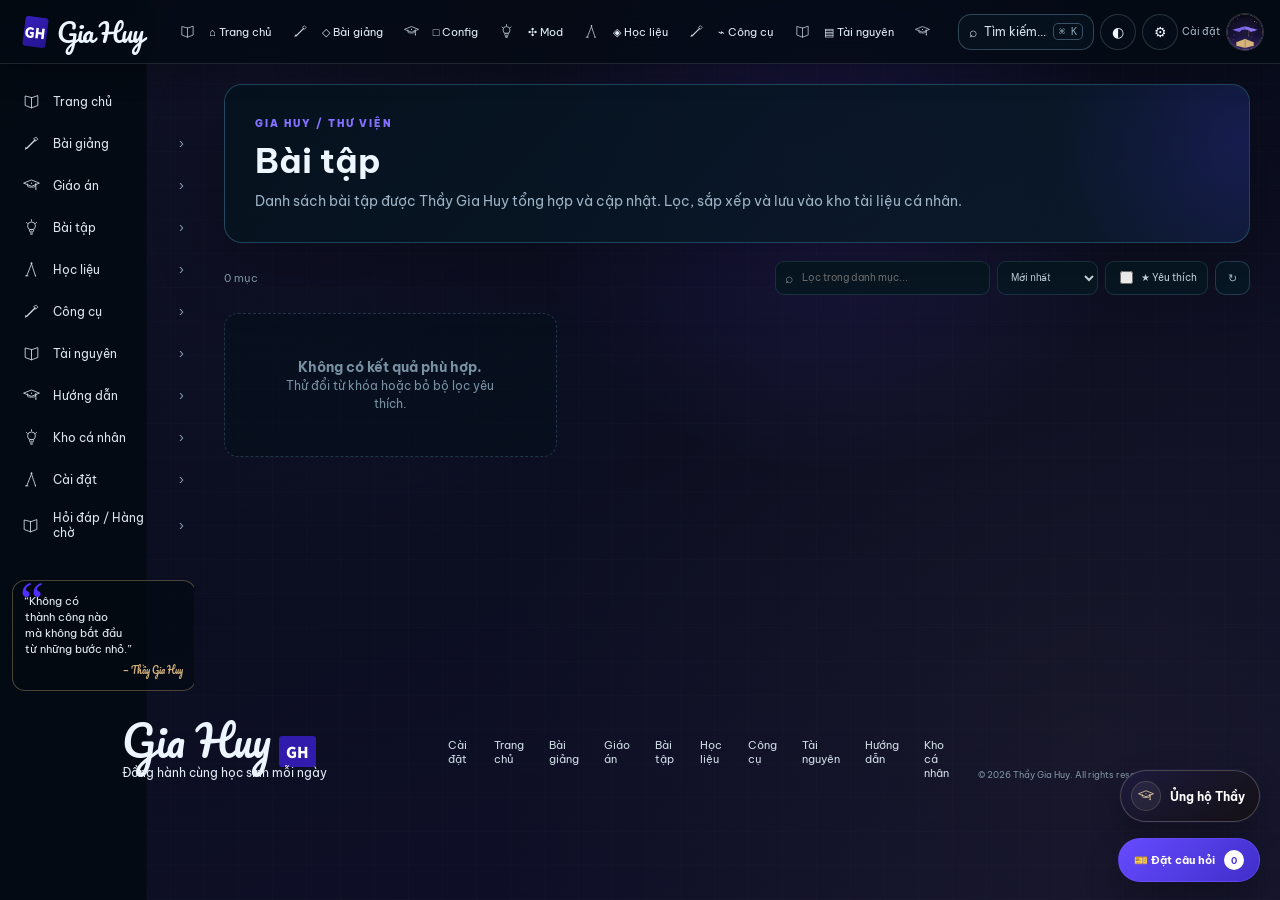
<file: mods.html>
<!doctype html><html lang="vi"><head><meta charset="utf-8"><meta name="viewport" content="width=device-width,initial-scale=1"><title>Thầy Gia Huy — Học cùng Gia Huy</title><meta name="description" content="Thầy Gia Huy — Bài giảng, giáo án, tài liệu và hướng dẫn học tập"><link rel="icon" href="assets/favicon.svg"><link rel="preconnect" href="https://fonts.googleapis.com"><link rel="preconnect" href="https://fonts.gstatic.com" crossorigin><link href="https://fonts.googleapis.com/css2?family=Be+Vietnam+Pro:wght@400;500;600;700;800&family=Noto+Sans+JP:wght@500;700;900&family=Pacifico&display=swap" rel="stylesheet"><link rel="stylesheet" href="css/style.css"></head><body><div class="page-bg"></div><div class="page-overlay"></div><div class="petal-layer"></div><header class="topbar"><a class="brand" href="index.html"><span class="brand-mark">GH</span><span class="brand-word">Gia Huy</span></a><nav class="topnav"><a href="index.html">⌂ Trang chủ</a><a href="plugins.html">◇ Bài giảng</a><a href="config.html">□ Config</a><a href="mods.html">✣ Mod</a><a href="assets.html">◈ Học liệu</a><a href="tools.html">⌁ Công cụ</a><a href="resources.html">▤ Tài nguyên</a><a href="guide.html">▥ Hướng dẫn</a><a href="my-library.html">♡ Kho cá nhân</a><a href="#" data-open-ticket-nav>🎫 Hỏi đáp</a></nav><div class="top-actions"><button class="search-pill" id="searchOpen">⌕ <span>Tìm kiếm...</span><kbd>⌘ K</kbd></button><button class="icon-btn" id="themeToggle">◐</button><button class="icon-btn settings-trigger" id="adminOpen" aria-label="Cài đặt">⚙</button><span class="settings-label">Cài đặt</span><button class="mini-avatar" id="avatarBtn"><img src="assets/images/avatar.gif" alt="Avatar"></button></div></header><aside class="sidebar"><div class="side-inner"><a class="side-item" href="index.html"><span class="side-icon">⌂</span><span>Trang chủ</span></a><a class="side-item" href="plugins.html"><span class="side-icon">◇</span><span>Bài giảng</span><span class="chev">›</span></a><a class="side-item" href="config.html"><span class="side-icon">□</span><span>Giáo án</span><span class="chev">›</span></a><a class="side-item" href="mods.html"><span class="side-icon">✣</span><span>Bài tập</span><span class="chev">›</span></a><a class="side-item" href="assets.html"><span class="side-icon">◈</span><span>Học liệu</span><span class="chev">›</span></a><a class="side-item" href="tools.html"><span class="side-icon">⌁</span><span>Công cụ</span><span class="chev">›</span></a><a class="side-item" href="resources.html"><span class="side-icon">▤</span><span>Tài nguyên</span><span class="chev">›</span></a><a class="side-item" href="guide.html"><span class="side-icon">▥</span><span>Hướng dẫn</span><span class="chev">›</span></a><a class="side-item" href="my-library.html"><span class="side-icon">♡</span><span>Kho cá nhân</span><span class="chev">›</span></a><a class="side-item settings-side-link" href="#" data-open-settings><span class="side-icon">⚙</span><span>Cài đặt</span><span class="chev">›</span></a><a class="side-item ticket-side-link" href="#" data-open-ticket-nav><span class="side-icon">🎫</span><span>Hỏi đáp / Hàng chờ</span><span class="chev">›</span></a><div class="side-quote">“Không có<br>thành công nào<br>mà không bắt đầu<br>từ những bước nhỏ.”<small>— Thầy Gia Huy</small></div></div></aside><main class="content"><div class="page-shell" id="catalogRoot" data-cat="mods"><section class="page-hero"><span class="page-hero-kicker">Gia Huy / thư viện</span><h1 id="catTitle">Bài tập</h1><p id="catDesc">Bài tập, phiếu luyện tập và đề ôn theo từng chủ đề.</p></section><div class="page-toolbar"><div class="count" id="catCount">Đang tải...</div><div class="catalog-tools"><label class="catalog-search"><span>⌕</span><input id="catalogSearch" placeholder="Lọc trong danh mục..."></label><select id="catalogSort" class="catalog-select"><option value="new">Mới nhất</option><option value="downloads">Nhiều lượt tải</option><option value="name">Tên A → Z</option></select><label class="fav-filter"><input id="onlyFav" type="checkbox"> ★ Yêu thích</label><button class="filter-btn" id="refreshCatalog">↻</button></div></div><div class="resource-cards" id="catalogList"></div></div></main><footer class="footer shell"><div class="footer-brand"><span class="script">Gia Huy</span><span class="seal">GH</span><p>Đồng hành cùng học sinh mỗi ngày</p></div><div class="footer-nav"><a href="#" data-open-settings>Cài đặt</a><a href="index.html">Trang chủ</a><a href="plugins.html">Bài giảng</a><a href="config.html">Giáo án</a><a href="mods.html">Bài tập</a><a href="assets.html">Học liệu</a><a href="tools.html">Công cụ</a><a href="resources.html">Tài nguyên</a><a href="guide.html">Hướng dẫn</a><a href="my-library.html">Kho cá nhân</a></div><small>© 2026 Thầy Gia Huy. All rights reserved.</small></footer><div class="search-modal" id="searchModal" aria-hidden="true"><div class="search-box"><button class="close" id="searchClose">×</button><div class="modal-heading"><span class="modal-kicker">SEARCH</span><b>Tìm kiếm tài nguyên</b><small>Tìm trong toàn bộ thư viện đã upload</small></div><div class="search-input"><span>⌕</span><input id="searchInput" placeholder="Tên file, tiêu đề, danh mục..." autocomplete="off"></div><div class="search-results" id="searchResults"></div></div></div>
<div class="admin-modal" id="adminModal" aria-hidden="true"><div class="admin-box"><button class="close" id="adminClose">×</button><div class="modal-heading"><span class="modal-kicker">ADMIN CENTER</span><b>Quản trị website</b><small>Đổi avatar, upload tài nguyên, quản lý danh sách và nhạc.</small></div><form class="admin-form" id="adminForm"><label>Mật khẩu quản trị<input id="adminPassword" type="password" placeholder="Nhập mật khẩu"></label><button class="primary-btn" type="submit">Đăng nhập Admin</button><p class="admin-note">Bản tĩnh: quyền này chỉ bảo vệ giao diện trên trình duyệt hiện tại.</p></form><div class="admin-loader hidden" id="adminLoader"><div class="admin-spinner-ring"><span class="admin-spinner-mark">GH</span></div><p>Đang tải bảng quản trị...</p><div class="admin-loader-bar"><i id="adminLoaderBar"></i></div><small>Xác thực & chuẩn bị dữ liệu</small></div><div class="hidden" id="adminPanel"><div class="admin-profile-card"><div class="admin-avatar-preview"><img src="assets/images/avatar.gif" alt="Avatar"></div><div><b>Thầy Gia Huy</b><small>Quản lý profile & thư viện</small></div><span class="admin-badge">ADMIN</span></div><div class="admin-actions"><button class="primary-btn" id="changeAvatarBtn">Đổi ảnh đại diện</button><button class="secondary-btn" id="resetAvatarBtn">Khôi phục avatar</button><button class="secondary-btn" id="logoutAdmin">Đăng xuất</button><input id="avatarInput" type="file" accept="image/*" hidden></div><div class="admin-tabs"><button class="admin-tab active" data-admin-tab="upload">Upload</button><button class="admin-tab" data-admin-tab="library">Thư viện</button><button class="admin-tab" data-admin-tab="music">Nhạc</button><button class="admin-tab" data-admin-tab="stats">Thống kê</button></div><div id="adminWorkspace"></div></div></div></div>
<div class="toast" id="toast"></div><div class="scroll-progress" id="scrollProgress"></div><button class="back-top" id="backTop">↑</button><script src="js/ticket-center.js"></script><script src="js/script.js"></script><script>document.querySelector('#refreshCatalog')?.addEventListener('click',()=>location.reload())</script></body></html>
</file>
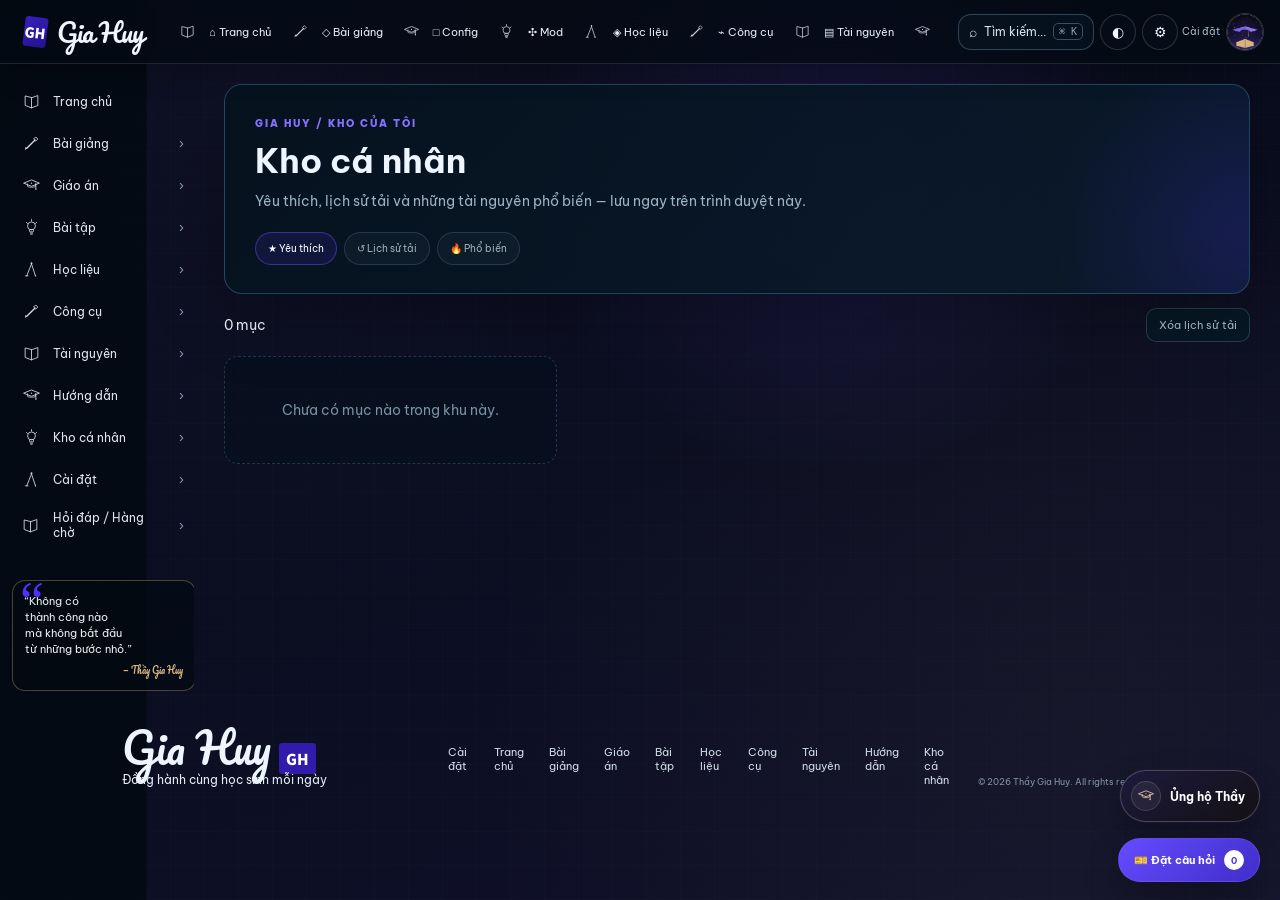
<file: my-library.html>
<!doctype html><html lang="vi"><head><meta charset="utf-8"><meta name="viewport" content="width=device-width,initial-scale=1"><title>Thầy Gia Huy — Kho tài liệu của tôi</title><meta name="description" content="Thầy Gia Huy — Bài giảng, giáo án, tài liệu và hướng dẫn học tập"><link rel="icon" href="assets/favicon.svg"><link rel="preconnect" href="https://fonts.googleapis.com"><link rel="preconnect" href="https://fonts.gstatic.com" crossorigin><link href="https://fonts.googleapis.com/css2?family=Be+Vietnam+Pro:wght@400;500;600;700;800&family=Noto+Sans+JP:wght@500;700;900&family=Pacifico&display=swap" rel="stylesheet"><link rel="stylesheet" href="css/style.css"></head><body><div class="page-bg"></div><div class="page-overlay"></div><div class="petal-layer"></div><header class="topbar"><a class="brand" href="index.html"><span class="brand-mark">GH</span><span class="brand-word">Gia Huy</span></a><nav class="topnav"><a href="index.html">⌂ Trang chủ</a><a href="plugins.html">◇ Bài giảng</a><a href="config.html">□ Config</a><a href="mods.html">✣ Mod</a><a href="assets.html">◈ Học liệu</a><a href="tools.html">⌁ Công cụ</a><a href="resources.html">▤ Tài nguyên</a><a href="guide.html">▥ Hướng dẫn</a><a href="my-library.html">♡ Kho cá nhân</a><a href="#" data-open-ticket-nav>🎫 Hỏi đáp</a></nav><div class="top-actions"><button class="search-pill" id="searchOpen">⌕ <span>Tìm kiếm...</span><kbd>⌘ K</kbd></button><button class="icon-btn" id="themeToggle">◐</button><button class="icon-btn settings-trigger" id="adminOpen" aria-label="Cài đặt">⚙</button><span class="settings-label">Cài đặt</span><button class="mini-avatar" id="avatarBtn"><img src="assets/images/avatar.gif" alt="Avatar"></button></div></header><aside class="sidebar"><div class="side-inner"><a class="side-item" href="index.html"><span class="side-icon">⌂</span><span>Trang chủ</span></a><a class="side-item" href="plugins.html"><span class="side-icon">◇</span><span>Bài giảng</span><span class="chev">›</span></a><a class="side-item" href="config.html"><span class="side-icon">□</span><span>Giáo án</span><span class="chev">›</span></a><a class="side-item" href="mods.html"><span class="side-icon">✣</span><span>Bài tập</span><span class="chev">›</span></a><a class="side-item" href="assets.html"><span class="side-icon">◈</span><span>Học liệu</span><span class="chev">›</span></a><a class="side-item" href="tools.html"><span class="side-icon">⌁</span><span>Công cụ</span><span class="chev">›</span></a><a class="side-item" href="resources.html"><span class="side-icon">▤</span><span>Tài nguyên</span><span class="chev">›</span></a><a class="side-item" href="guide.html"><span class="side-icon">▥</span><span>Hướng dẫn</span><span class="chev">›</span></a><a class="side-item" href="my-library.html"><span class="side-icon">♡</span><span>Kho cá nhân</span><span class="chev">›</span></a><a class="side-item settings-side-link" href="#" data-open-settings><span class="side-icon">⚙</span><span>Cài đặt</span><span class="chev">›</span></a><a class="side-item ticket-side-link" href="#" data-open-ticket-nav><span class="side-icon">🎫</span><span>Hỏi đáp / Hàng chờ</span><span class="chev">›</span></a><div class="side-quote">“Không có<br>thành công nào<br>mà không bắt đầu<br>từ những bước nhỏ.”<small>— Thầy Gia Huy</small></div></div></aside><main class="content"><div class="page-shell personal-shell"><section class="page-hero personal-hero"><span class="page-hero-kicker">Gia Huy / kho của tôi</span><h1>Kho cá nhân</h1><p>Yêu thích, lịch sử tải và những tài nguyên phổ biến — lưu ngay trên trình duyệt này.</p><div class="personal-tabs"><button class="personal-tab active" data-personal="fav">★ Yêu thích</button><button class="personal-tab" data-personal="history">↺ Lịch sử tải</button><button class="personal-tab" data-personal="popular">🔥 Phổ biến</button></div></section><div class="personal-toolbar"><div class="count" id="personalCount">Đang tải...</div><button class="filter-btn" id="clearHistory">Xóa lịch sử tải</button></div><div class="resource-cards" id="personalGrid"></div></div></main><footer class="footer shell"><div class="footer-brand"><span class="script">Gia Huy</span><span class="seal">GH</span><p>Đồng hành cùng học sinh mỗi ngày</p></div><div class="footer-nav"><a href="#" data-open-settings>Cài đặt</a><a href="index.html">Trang chủ</a><a href="plugins.html">Bài giảng</a><a href="config.html">Giáo án</a><a href="mods.html">Bài tập</a><a href="assets.html">Học liệu</a><a href="tools.html">Công cụ</a><a href="resources.html">Tài nguyên</a><a href="guide.html">Hướng dẫn</a><a href="my-library.html">Kho cá nhân</a></div><small>© 2026 Thầy Gia Huy. All rights reserved.</small></footer><div class="search-modal" id="searchModal" aria-hidden="true"><div class="search-box"><button class="close" id="searchClose">×</button><div class="modal-heading"><span class="modal-kicker">SEARCH</span><b>Tìm kiếm tài nguyên</b><small>Tìm trong toàn bộ thư viện đã upload</small></div><div class="search-input"><span>⌕</span><input id="searchInput" placeholder="Tên file, tiêu đề, danh mục..." autocomplete="off"></div><div class="search-results" id="searchResults"></div></div></div>
<div class="admin-modal" id="adminModal" aria-hidden="true"><div class="admin-box"><button class="close" id="adminClose">×</button><div class="modal-heading"><span class="modal-kicker">ADMIN CENTER</span><b>Quản trị website</b><small>Đổi avatar, upload tài nguyên, quản lý danh sách và nhạc.</small></div><form class="admin-form" id="adminForm"><label>Mật khẩu quản trị<input id="adminPassword" type="password" placeholder="Nhập mật khẩu"></label><button class="primary-btn" type="submit">Đăng nhập Admin</button><p class="admin-note">Bản tĩnh: quyền này chỉ bảo vệ giao diện trên trình duyệt hiện tại.</p></form><div class="admin-loader hidden" id="adminLoader"><div class="admin-spinner-ring"><span class="admin-spinner-mark">GH</span></div><p>Đang tải bảng quản trị...</p><div class="admin-loader-bar"><i id="adminLoaderBar"></i></div><small>Xác thực & chuẩn bị dữ liệu</small></div><div class="hidden" id="adminPanel"><div class="admin-profile-card"><div class="admin-avatar-preview"><img src="assets/images/avatar.gif" alt="Avatar"></div><div><b>Thầy Gia Huy</b><small>Quản lý profile & thư viện</small></div><span class="admin-badge">ADMIN</span></div><div class="admin-actions"><button class="primary-btn" id="changeAvatarBtn">Đổi ảnh đại diện</button><button class="secondary-btn" id="resetAvatarBtn">Khôi phục avatar</button><button class="secondary-btn" id="logoutAdmin">Đăng xuất</button><input id="avatarInput" type="file" accept="image/*" hidden></div><div class="admin-tabs"><button class="admin-tab active" data-admin-tab="upload">Upload</button><button class="admin-tab" data-admin-tab="library">Thư viện</button><button class="admin-tab" data-admin-tab="music">Nhạc</button><button class="admin-tab" data-admin-tab="stats">Thống kê</button></div><div id="adminWorkspace"></div></div></div></div>
<div class="toast" id="toast"></div><div class="scroll-progress" id="scrollProgress"></div><button class="back-top" id="backTop">↑</button><script src="js/ticket-center.js"></script><script src="js/script.js"></script><script>document.querySelector('#refreshCatalog')?.addEventListener('click',()=>location.reload())</script><script>
(()=>{const g=document.getElementById('personalGrid'),c=document.getElementById('personalCount');let mode='fav';const fav=id=>localStorage.getItem('giahuy-fav-'+id)==='1';const esc=s=>String(s||'').replace(/[&<>]/g,m=>({'&':'&amp;','<':'&lt;','>':'&gt;'}[m]));async function render(){const req=indexedDB.open('giahuy-hub',2);req.onsuccess=()=>{const r=req.result.transaction('files','readonly').objectStore('files').getAll();r.onsuccess=()=>{let a=r.result||[];if(mode==='fav')a=a.filter(x=>fav(x.id));if(mode==='history'){const h=JSON.parse(localStorage.getItem('giahuy-history')||'[]');const map=new Map(a.map(x=>[String(x.id),x]));a=h.map(x=>map.get(String(x.id))).filter(Boolean)}if(mode==='popular')a.sort((x,y)=>Number(localStorage.getItem('giahuy-dl-'+y.id)||0)-Number(localStorage.getItem('giahuy-dl-'+x.id)||0));c.textContent=a.length+' mục';g.innerHTML=a.length?a.map(x=>`<article class="resource-card"><div class="card-top"><span class="resource-icon">${(x.mime||'').startsWith('image/')?'▧':'▤'}</span><div><b>${esc(x.name)}</b><small>${esc(x.cat)} • ↓ ${Number(localStorage.getItem('giahuy-dl-'+x.id)||0)}</small></div></div><p>${esc(x.desc||'')}</p><div class="tag-row"><span class="tag">${esc(x.fileName||'')}</span></div></article>`).join(''):'<div class="empty-state">Chưa có mục nào trong khu này.</div>';}}}document.querySelectorAll('[data-personal]').forEach(b=>b.onclick=()=>{document.querySelectorAll('[data-personal]').forEach(x=>x.classList.remove('active'));b.classList.add('active');mode=b.dataset.personal;render()});document.getElementById('clearHistory').onclick=()=>{localStorage.removeItem('giahuy-history');render()};render()})();
</script></body></html>
</file>
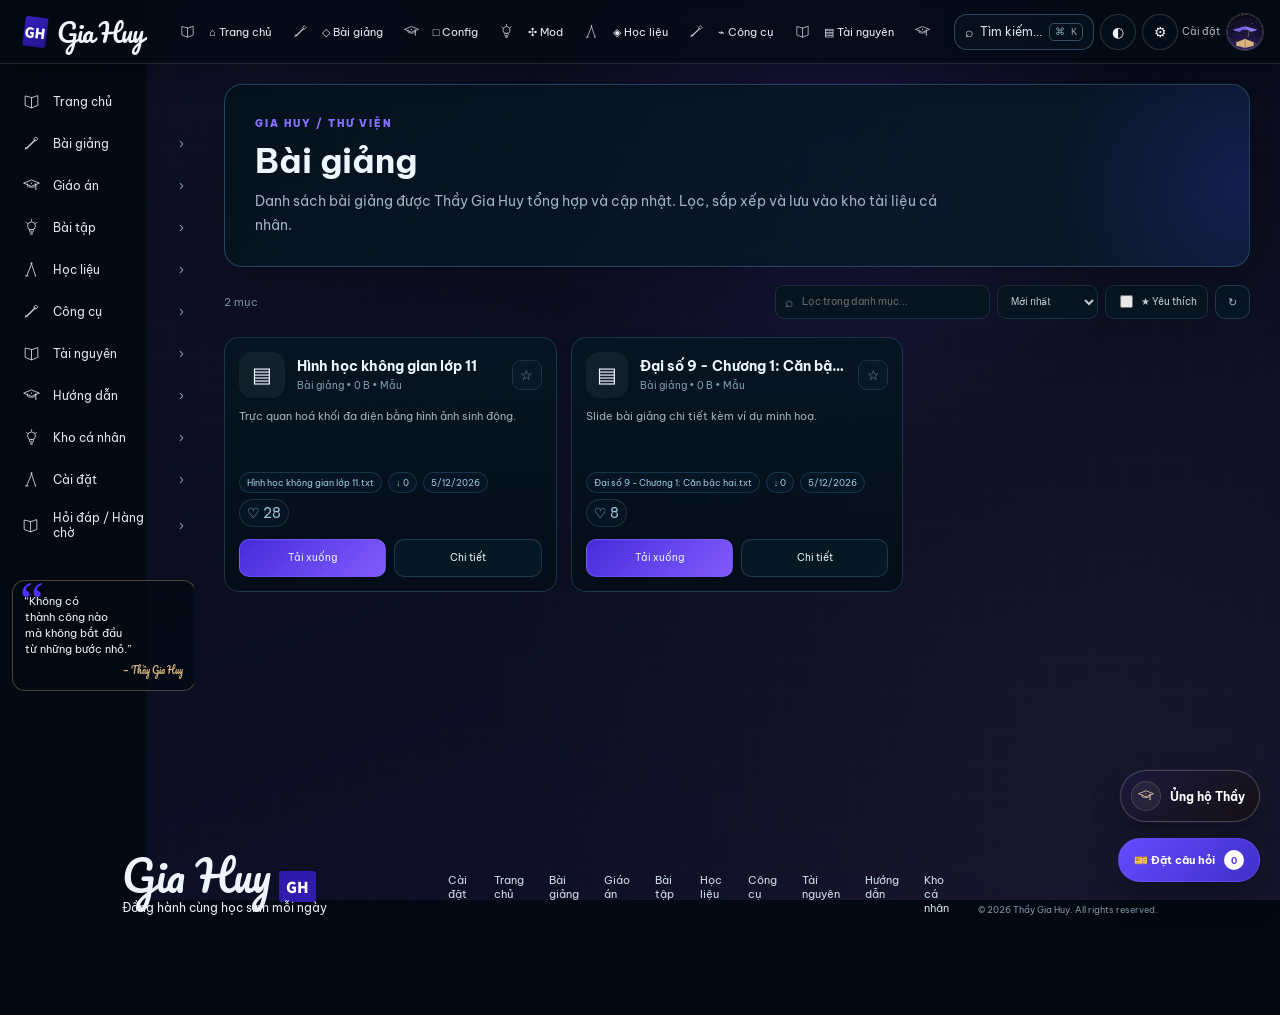
<file: plugins.html>
<!doctype html><html lang="vi"><head><meta charset="utf-8"><meta name="viewport" content="width=device-width,initial-scale=1"><title>Thầy Gia Huy — Học cùng Gia Huy</title><meta name="description" content="Thầy Gia Huy — Bài giảng, giáo án, tài liệu và hướng dẫn học tập"><link rel="icon" href="assets/favicon.svg"><link rel="preconnect" href="https://fonts.googleapis.com"><link rel="preconnect" href="https://fonts.gstatic.com" crossorigin><link href="https://fonts.googleapis.com/css2?family=Be+Vietnam+Pro:wght@400;500;600;700;800&family=Noto+Sans+JP:wght@500;700;900&family=Pacifico&display=swap" rel="stylesheet"><link rel="stylesheet" href="css/style.css"></head><body><div class="page-bg"></div><div class="page-overlay"></div><div class="petal-layer"></div><header class="topbar"><a class="brand" href="index.html"><span class="brand-mark">GH</span><span class="brand-word">Gia Huy</span></a><nav class="topnav"><a href="index.html">⌂ Trang chủ</a><a href="plugins.html">◇ Bài giảng</a><a href="config.html">□ Config</a><a href="mods.html">✣ Mod</a><a href="assets.html">◈ Học liệu</a><a href="tools.html">⌁ Công cụ</a><a href="resources.html">▤ Tài nguyên</a><a href="guide.html">▥ Hướng dẫn</a><a href="my-library.html">♡ Kho cá nhân</a><a href="#" data-open-ticket-nav>🎫 Hỏi đáp</a></nav><div class="top-actions"><button class="search-pill" id="searchOpen">⌕ <span>Tìm kiếm...</span><kbd>⌘ K</kbd></button><button class="icon-btn" id="themeToggle">◐</button><button class="icon-btn settings-trigger" id="adminOpen" aria-label="Cài đặt">⚙</button><span class="settings-label">Cài đặt</span><button class="mini-avatar" id="avatarBtn"><img src="assets/images/avatar.gif" alt="Avatar"></button></div></header><aside class="sidebar"><div class="side-inner"><a class="side-item" href="index.html"><span class="side-icon">⌂</span><span>Trang chủ</span></a><a class="side-item" href="plugins.html"><span class="side-icon">◇</span><span>Bài giảng</span><span class="chev">›</span></a><a class="side-item" href="config.html"><span class="side-icon">□</span><span>Giáo án</span><span class="chev">›</span></a><a class="side-item" href="mods.html"><span class="side-icon">✣</span><span>Bài tập</span><span class="chev">›</span></a><a class="side-item" href="assets.html"><span class="side-icon">◈</span><span>Học liệu</span><span class="chev">›</span></a><a class="side-item" href="tools.html"><span class="side-icon">⌁</span><span>Công cụ</span><span class="chev">›</span></a><a class="side-item" href="resources.html"><span class="side-icon">▤</span><span>Tài nguyên</span><span class="chev">›</span></a><a class="side-item" href="guide.html"><span class="side-icon">▥</span><span>Hướng dẫn</span><span class="chev">›</span></a><a class="side-item" href="my-library.html"><span class="side-icon">♡</span><span>Kho cá nhân</span><span class="chev">›</span></a><a class="side-item settings-side-link" href="#" data-open-settings><span class="side-icon">⚙</span><span>Cài đặt</span><span class="chev">›</span></a><a class="side-item ticket-side-link" href="#" data-open-ticket-nav><span class="side-icon">🎫</span><span>Hỏi đáp / Hàng chờ</span><span class="chev">›</span></a><div class="side-quote">“Không có<br>thành công nào<br>mà không bắt đầu<br>từ những bước nhỏ.”<small>— Thầy Gia Huy</small></div></div></aside><main class="content"><div class="page-shell" id="catalogRoot" data-cat="plugins"><section class="page-hero"><span class="page-hero-kicker">Gia Huy / thư viện</span><h1 id="catTitle">Bài giảng</h1><p id="catDesc">Slide, giáo trình và bài giảng theo từng chương, được phân loại tự động.</p></section><div class="page-toolbar"><div class="count" id="catCount">Đang tải...</div><div class="catalog-tools"><label class="catalog-search"><span>⌕</span><input id="catalogSearch" placeholder="Lọc trong danh mục..."></label><select id="catalogSort" class="catalog-select"><option value="new">Mới nhất</option><option value="downloads">Nhiều lượt tải</option><option value="name">Tên A → Z</option></select><label class="fav-filter"><input id="onlyFav" type="checkbox"> ★ Yêu thích</label><button class="filter-btn" id="refreshCatalog">↻</button></div></div><div class="resource-cards" id="catalogList"></div></div></main><footer class="footer shell"><div class="footer-brand"><span class="script">Gia Huy</span><span class="seal">GH</span><p>Đồng hành cùng học sinh mỗi ngày</p></div><div class="footer-nav"><a href="#" data-open-settings>Cài đặt</a><a href="index.html">Trang chủ</a><a href="plugins.html">Bài giảng</a><a href="config.html">Giáo án</a><a href="mods.html">Bài tập</a><a href="assets.html">Học liệu</a><a href="tools.html">Công cụ</a><a href="resources.html">Tài nguyên</a><a href="guide.html">Hướng dẫn</a><a href="my-library.html">Kho cá nhân</a></div><small>© 2026 Thầy Gia Huy. All rights reserved.</small></footer><div class="search-modal" id="searchModal" aria-hidden="true"><div class="search-box"><button class="close" id="searchClose">×</button><div class="modal-heading"><span class="modal-kicker">SEARCH</span><b>Tìm kiếm tài nguyên</b><small>Tìm trong toàn bộ thư viện đã upload</small></div><div class="search-input"><span>⌕</span><input id="searchInput" placeholder="Tên file, tiêu đề, danh mục..." autocomplete="off"></div><div class="search-results" id="searchResults"></div></div></div>
<div class="admin-modal" id="adminModal" aria-hidden="true"><div class="admin-box"><button class="close" id="adminClose">×</button><div class="modal-heading"><span class="modal-kicker">ADMIN CENTER</span><b>Quản trị website</b><small>Đổi avatar, upload tài nguyên, quản lý danh sách và nhạc.</small></div><form class="admin-form" id="adminForm"><label>Mật khẩu quản trị<input id="adminPassword" type="password" placeholder="Nhập mật khẩu"></label><button class="primary-btn" type="submit">Đăng nhập Admin</button><p class="admin-note">Bản tĩnh: quyền này chỉ bảo vệ giao diện trên trình duyệt hiện tại.</p></form><div class="admin-loader hidden" id="adminLoader"><div class="admin-spinner-ring"><span class="admin-spinner-mark">GH</span></div><p>Đang tải bảng quản trị...</p><div class="admin-loader-bar"><i id="adminLoaderBar"></i></div><small>Xác thực & chuẩn bị dữ liệu</small></div><div class="hidden" id="adminPanel"><div class="admin-profile-card"><div class="admin-avatar-preview"><img src="assets/images/avatar.gif" alt="Avatar"></div><div><b>Thầy Gia Huy</b><small>Quản lý profile & thư viện</small></div><span class="admin-badge">ADMIN</span></div><div class="admin-actions"><button class="primary-btn" id="changeAvatarBtn">Đổi ảnh đại diện</button><button class="secondary-btn" id="resetAvatarBtn">Khôi phục avatar</button><button class="secondary-btn" id="logoutAdmin">Đăng xuất</button><input id="avatarInput" type="file" accept="image/*" hidden></div><div class="admin-tabs"><button class="admin-tab active" data-admin-tab="upload">Upload</button><button class="admin-tab" data-admin-tab="library">Thư viện</button><button class="admin-tab" data-admin-tab="music">Nhạc</button><button class="admin-tab" data-admin-tab="stats">Thống kê</button></div><div id="adminWorkspace"></div></div></div></div>
<div class="toast" id="toast"></div><div class="scroll-progress" id="scrollProgress"></div><button class="back-top" id="backTop">↑</button><script src="js/ticket-center.js"></script><script src="js/script.js"></script><script>document.querySelector('#refreshCatalog')?.addEventListener('click',()=>location.reload())</script></body></html>
</file>
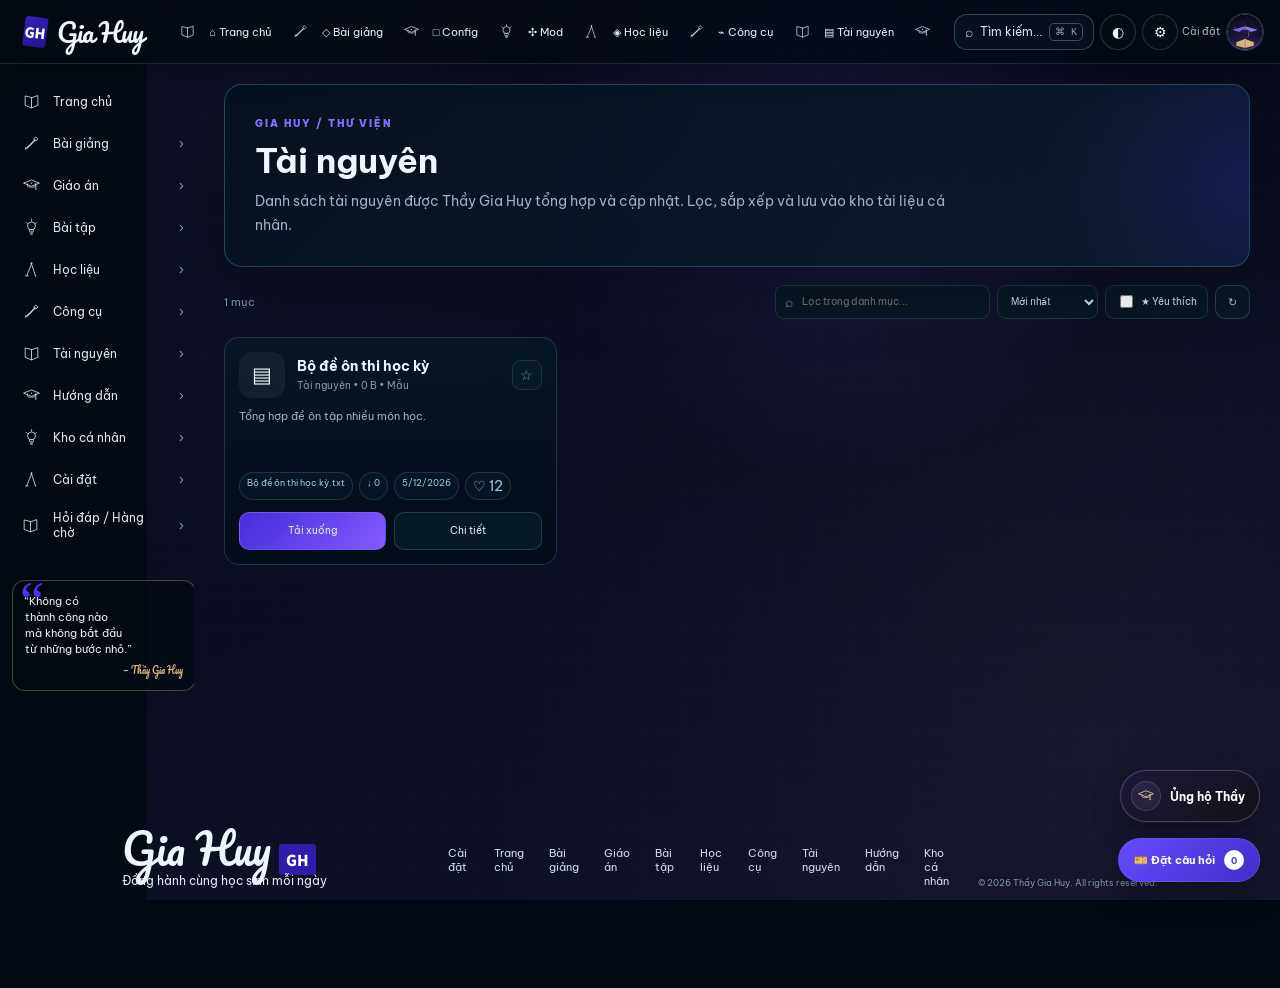
<file: resources.html>
<!doctype html><html lang="vi"><head><meta charset="utf-8"><meta name="viewport" content="width=device-width,initial-scale=1"><title>Thầy Gia Huy — Học cùng Gia Huy</title><meta name="description" content="Thầy Gia Huy — Bài giảng, giáo án, tài liệu và hướng dẫn học tập"><link rel="icon" href="assets/favicon.svg"><link rel="preconnect" href="https://fonts.googleapis.com"><link rel="preconnect" href="https://fonts.gstatic.com" crossorigin><link href="https://fonts.googleapis.com/css2?family=Be+Vietnam+Pro:wght@400;500;600;700;800&family=Noto+Sans+JP:wght@500;700;900&family=Pacifico&display=swap" rel="stylesheet"><link rel="stylesheet" href="css/style.css"></head><body><div class="page-bg"></div><div class="page-overlay"></div><div class="petal-layer"></div><header class="topbar"><a class="brand" href="index.html"><span class="brand-mark">GH</span><span class="brand-word">Gia Huy</span></a><nav class="topnav"><a href="index.html">⌂ Trang chủ</a><a href="plugins.html">◇ Bài giảng</a><a href="config.html">□ Config</a><a href="mods.html">✣ Mod</a><a href="assets.html">◈ Học liệu</a><a href="tools.html">⌁ Công cụ</a><a href="resources.html">▤ Tài nguyên</a><a href="guide.html">▥ Hướng dẫn</a><a href="my-library.html">♡ Kho cá nhân</a><a href="#" data-open-ticket-nav>🎫 Hỏi đáp</a></nav><div class="top-actions"><button class="search-pill" id="searchOpen">⌕ <span>Tìm kiếm...</span><kbd>⌘ K</kbd></button><button class="icon-btn" id="themeToggle">◐</button><button class="icon-btn settings-trigger" id="adminOpen" aria-label="Cài đặt">⚙</button><span class="settings-label">Cài đặt</span><button class="mini-avatar" id="avatarBtn"><img src="assets/images/avatar.gif" alt="Avatar"></button></div></header><aside class="sidebar"><div class="side-inner"><a class="side-item" href="index.html"><span class="side-icon">⌂</span><span>Trang chủ</span></a><a class="side-item" href="plugins.html"><span class="side-icon">◇</span><span>Bài giảng</span><span class="chev">›</span></a><a class="side-item" href="config.html"><span class="side-icon">□</span><span>Giáo án</span><span class="chev">›</span></a><a class="side-item" href="mods.html"><span class="side-icon">✣</span><span>Bài tập</span><span class="chev">›</span></a><a class="side-item" href="assets.html"><span class="side-icon">◈</span><span>Học liệu</span><span class="chev">›</span></a><a class="side-item" href="tools.html"><span class="side-icon">⌁</span><span>Công cụ</span><span class="chev">›</span></a><a class="side-item" href="resources.html"><span class="side-icon">▤</span><span>Tài nguyên</span><span class="chev">›</span></a><a class="side-item" href="guide.html"><span class="side-icon">▥</span><span>Hướng dẫn</span><span class="chev">›</span></a><a class="side-item" href="my-library.html"><span class="side-icon">♡</span><span>Kho cá nhân</span><span class="chev">›</span></a><a class="side-item settings-side-link" href="#" data-open-settings><span class="side-icon">⚙</span><span>Cài đặt</span><span class="chev">›</span></a><a class="side-item ticket-side-link" href="#" data-open-ticket-nav><span class="side-icon">🎫</span><span>Hỏi đáp / Hàng chờ</span><span class="chev">›</span></a><div class="side-quote">“Không có<br>thành công nào<br>mà không bắt đầu<br>từ những bước nhỏ.”<small>— Thầy Gia Huy</small></div></div></aside><main class="content"><div class="page-shell" id="catalogRoot" data-cat="resources"><section class="page-hero"><span class="page-hero-kicker">Gia Huy / thư viện</span><h1 id="catTitle">Tài nguyên</h1><p id="catDesc">Kho tổng hợp tài liệu tham khảo không thuộc danh mục riêng.</p></section><div class="page-toolbar"><div class="count" id="catCount">Đang tải...</div><div class="catalog-tools"><label class="catalog-search"><span>⌕</span><input id="catalogSearch" placeholder="Lọc trong danh mục..."></label><select id="catalogSort" class="catalog-select"><option value="new">Mới nhất</option><option value="downloads">Nhiều lượt tải</option><option value="name">Tên A → Z</option></select><label class="fav-filter"><input id="onlyFav" type="checkbox"> ★ Yêu thích</label><button class="filter-btn" id="refreshCatalog">↻</button></div></div><div class="resource-cards" id="catalogList"></div></div></main><footer class="footer shell"><div class="footer-brand"><span class="script">Gia Huy</span><span class="seal">GH</span><p>Đồng hành cùng học sinh mỗi ngày</p></div><div class="footer-nav"><a href="#" data-open-settings>Cài đặt</a><a href="index.html">Trang chủ</a><a href="plugins.html">Bài giảng</a><a href="config.html">Giáo án</a><a href="mods.html">Bài tập</a><a href="assets.html">Học liệu</a><a href="tools.html">Công cụ</a><a href="resources.html">Tài nguyên</a><a href="guide.html">Hướng dẫn</a><a href="my-library.html">Kho cá nhân</a></div><small>© 2026 Thầy Gia Huy. All rights reserved.</small></footer><div class="search-modal" id="searchModal" aria-hidden="true"><div class="search-box"><button class="close" id="searchClose">×</button><div class="modal-heading"><span class="modal-kicker">SEARCH</span><b>Tìm kiếm tài nguyên</b><small>Tìm trong toàn bộ thư viện đã upload</small></div><div class="search-input"><span>⌕</span><input id="searchInput" placeholder="Tên file, tiêu đề, danh mục..." autocomplete="off"></div><div class="search-results" id="searchResults"></div></div></div>
<div class="admin-modal" id="adminModal" aria-hidden="true"><div class="admin-box"><button class="close" id="adminClose">×</button><div class="modal-heading"><span class="modal-kicker">ADMIN CENTER</span><b>Quản trị website</b><small>Đổi avatar, upload tài nguyên, quản lý danh sách và nhạc.</small></div><form class="admin-form" id="adminForm"><label>Mật khẩu quản trị<input id="adminPassword" type="password" placeholder="Nhập mật khẩu"></label><button class="primary-btn" type="submit">Đăng nhập Admin</button><p class="admin-note">Bản tĩnh: quyền này chỉ bảo vệ giao diện trên trình duyệt hiện tại.</p></form><div class="admin-loader hidden" id="adminLoader"><div class="admin-spinner-ring"><span class="admin-spinner-mark">GH</span></div><p>Đang tải bảng quản trị...</p><div class="admin-loader-bar"><i id="adminLoaderBar"></i></div><small>Xác thực & chuẩn bị dữ liệu</small></div><div class="hidden" id="adminPanel"><div class="admin-profile-card"><div class="admin-avatar-preview"><img src="assets/images/avatar.gif" alt="Avatar"></div><div><b>Thầy Gia Huy</b><small>Quản lý profile & thư viện</small></div><span class="admin-badge">ADMIN</span></div><div class="admin-actions"><button class="primary-btn" id="changeAvatarBtn">Đổi ảnh đại diện</button><button class="secondary-btn" id="resetAvatarBtn">Khôi phục avatar</button><button class="secondary-btn" id="logoutAdmin">Đăng xuất</button><input id="avatarInput" type="file" accept="image/*" hidden></div><div class="admin-tabs"><button class="admin-tab active" data-admin-tab="upload">Upload</button><button class="admin-tab" data-admin-tab="library">Thư viện</button><button class="admin-tab" data-admin-tab="music">Nhạc</button><button class="admin-tab" data-admin-tab="stats">Thống kê</button></div><div id="adminWorkspace"></div></div></div></div>
<div class="toast" id="toast"></div><div class="scroll-progress" id="scrollProgress"></div><button class="back-top" id="backTop">↑</button><script src="js/ticket-center.js"></script><script src="js/script.js"></script><script>document.querySelector('#refreshCatalog')?.addEventListener('click',()=>location.reload())</script></body></html>
</file>
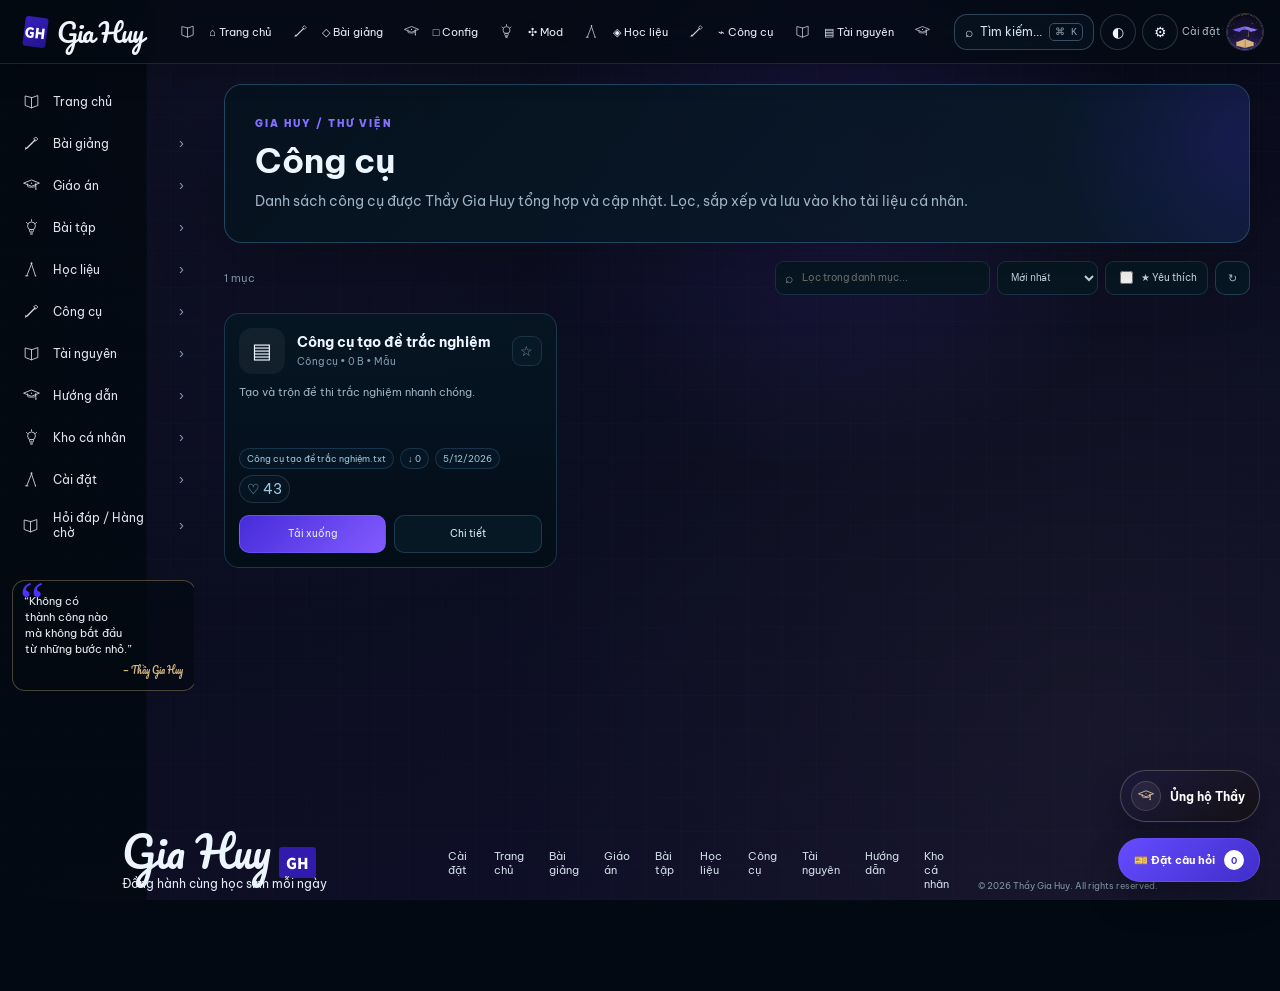
<file: tools.html>
<!doctype html><html lang="vi"><head><meta charset="utf-8"><meta name="viewport" content="width=device-width,initial-scale=1"><title>Thầy Gia Huy — Học cùng Gia Huy</title><meta name="description" content="Thầy Gia Huy — Bài giảng, giáo án, tài liệu và hướng dẫn học tập"><link rel="icon" href="assets/favicon.svg"><link rel="preconnect" href="https://fonts.googleapis.com"><link rel="preconnect" href="https://fonts.gstatic.com" crossorigin><link href="https://fonts.googleapis.com/css2?family=Be+Vietnam+Pro:wght@400;500;600;700;800&family=Noto+Sans+JP:wght@500;700;900&family=Pacifico&display=swap" rel="stylesheet"><link rel="stylesheet" href="css/style.css"></head><body><div class="page-bg"></div><div class="page-overlay"></div><div class="petal-layer"></div><header class="topbar"><a class="brand" href="index.html"><span class="brand-mark">GH</span><span class="brand-word">Gia Huy</span></a><nav class="topnav"><a href="index.html">⌂ Trang chủ</a><a href="plugins.html">◇ Bài giảng</a><a href="config.html">□ Config</a><a href="mods.html">✣ Mod</a><a href="assets.html">◈ Học liệu</a><a href="tools.html">⌁ Công cụ</a><a href="resources.html">▤ Tài nguyên</a><a href="guide.html">▥ Hướng dẫn</a><a href="my-library.html">♡ Kho cá nhân</a><a href="#" data-open-ticket-nav>🎫 Hỏi đáp</a></nav><div class="top-actions"><button class="search-pill" id="searchOpen">⌕ <span>Tìm kiếm...</span><kbd>⌘ K</kbd></button><button class="icon-btn" id="themeToggle">◐</button><button class="icon-btn settings-trigger" id="adminOpen" aria-label="Cài đặt">⚙</button><span class="settings-label">Cài đặt</span><button class="mini-avatar" id="avatarBtn"><img src="assets/images/avatar.gif" alt="Avatar"></button></div></header><aside class="sidebar"><div class="side-inner"><a class="side-item" href="index.html"><span class="side-icon">⌂</span><span>Trang chủ</span></a><a class="side-item" href="plugins.html"><span class="side-icon">◇</span><span>Bài giảng</span><span class="chev">›</span></a><a class="side-item" href="config.html"><span class="side-icon">□</span><span>Giáo án</span><span class="chev">›</span></a><a class="side-item" href="mods.html"><span class="side-icon">✣</span><span>Bài tập</span><span class="chev">›</span></a><a class="side-item" href="assets.html"><span class="side-icon">◈</span><span>Học liệu</span><span class="chev">›</span></a><a class="side-item" href="tools.html"><span class="side-icon">⌁</span><span>Công cụ</span><span class="chev">›</span></a><a class="side-item" href="resources.html"><span class="side-icon">▤</span><span>Tài nguyên</span><span class="chev">›</span></a><a class="side-item" href="guide.html"><span class="side-icon">▥</span><span>Hướng dẫn</span><span class="chev">›</span></a><a class="side-item" href="my-library.html"><span class="side-icon">♡</span><span>Kho cá nhân</span><span class="chev">›</span></a><a class="side-item settings-side-link" href="#" data-open-settings><span class="side-icon">⚙</span><span>Cài đặt</span><span class="chev">›</span></a><a class="side-item ticket-side-link" href="#" data-open-ticket-nav><span class="side-icon">🎫</span><span>Hỏi đáp / Hàng chờ</span><span class="chev">›</span></a><div class="side-quote">“Không có<br>thành công nào<br>mà không bắt đầu<br>từ những bước nhỏ.”<small>— Thầy Gia Huy</small></div></div></aside><main class="content"><div class="page-shell" id="catalogRoot" data-cat="tools"><section class="page-hero"><span class="page-hero-kicker">Gia Huy / thư viện</span><h1 id="catTitle">Công cụ</h1><p id="catDesc">Công cụ, phần mềm và tiện ích hỗ trợ việc dạy và học.</p></section><div class="page-toolbar"><div class="count" id="catCount">Đang tải...</div><div class="catalog-tools"><label class="catalog-search"><span>⌕</span><input id="catalogSearch" placeholder="Lọc trong danh mục..."></label><select id="catalogSort" class="catalog-select"><option value="new">Mới nhất</option><option value="downloads">Nhiều lượt tải</option><option value="name">Tên A → Z</option></select><label class="fav-filter"><input id="onlyFav" type="checkbox"> ★ Yêu thích</label><button class="filter-btn" id="refreshCatalog">↻</button></div></div><div class="resource-cards" id="catalogList"></div></div></main><footer class="footer shell"><div class="footer-brand"><span class="script">Gia Huy</span><span class="seal">GH</span><p>Đồng hành cùng học sinh mỗi ngày</p></div><div class="footer-nav"><a href="#" data-open-settings>Cài đặt</a><a href="index.html">Trang chủ</a><a href="plugins.html">Bài giảng</a><a href="config.html">Giáo án</a><a href="mods.html">Bài tập</a><a href="assets.html">Học liệu</a><a href="tools.html">Công cụ</a><a href="resources.html">Tài nguyên</a><a href="guide.html">Hướng dẫn</a><a href="my-library.html">Kho cá nhân</a></div><small>© 2026 Thầy Gia Huy. All rights reserved.</small></footer><div class="search-modal" id="searchModal" aria-hidden="true"><div class="search-box"><button class="close" id="searchClose">×</button><div class="modal-heading"><span class="modal-kicker">SEARCH</span><b>Tìm kiếm tài nguyên</b><small>Tìm trong toàn bộ thư viện đã upload</small></div><div class="search-input"><span>⌕</span><input id="searchInput" placeholder="Tên file, tiêu đề, danh mục..." autocomplete="off"></div><div class="search-results" id="searchResults"></div></div></div>
<div class="admin-modal" id="adminModal" aria-hidden="true"><div class="admin-box"><button class="close" id="adminClose">×</button><div class="modal-heading"><span class="modal-kicker">ADMIN CENTER</span><b>Quản trị website</b><small>Đổi avatar, upload tài nguyên, quản lý danh sách và nhạc.</small></div><form class="admin-form" id="adminForm"><label>Mật khẩu quản trị<input id="adminPassword" type="password" placeholder="Nhập mật khẩu"></label><button class="primary-btn" type="submit">Đăng nhập Admin</button><p class="admin-note">Bản tĩnh: quyền này chỉ bảo vệ giao diện trên trình duyệt hiện tại.</p></form><div class="admin-loader hidden" id="adminLoader"><div class="admin-spinner-ring"><span class="admin-spinner-mark">GH</span></div><p>Đang tải bảng quản trị...</p><div class="admin-loader-bar"><i id="adminLoaderBar"></i></div><small>Xác thực & chuẩn bị dữ liệu</small></div><div class="hidden" id="adminPanel"><div class="admin-profile-card"><div class="admin-avatar-preview"><img src="assets/images/avatar.gif" alt="Avatar"></div><div><b>Thầy Gia Huy</b><small>Quản lý profile & thư viện</small></div><span class="admin-badge">ADMIN</span></div><div class="admin-actions"><button class="primary-btn" id="changeAvatarBtn">Đổi ảnh đại diện</button><button class="secondary-btn" id="resetAvatarBtn">Khôi phục avatar</button><button class="secondary-btn" id="logoutAdmin">Đăng xuất</button><input id="avatarInput" type="file" accept="image/*" hidden></div><div class="admin-tabs"><button class="admin-tab active" data-admin-tab="upload">Upload</button><button class="admin-tab" data-admin-tab="library">Thư viện</button><button class="admin-tab" data-admin-tab="music">Nhạc</button><button class="admin-tab" data-admin-tab="stats">Thống kê</button></div><div id="adminWorkspace"></div></div></div></div>
<div class="toast" id="toast"></div><div class="scroll-progress" id="scrollProgress"></div><button class="back-top" id="backTop">↑</button><script src="js/ticket-center.js"></script><script src="js/script.js"></script><script>document.querySelector('#refreshCatalog')?.addEventListener('click',()=>location.reload())</script></body></html>
</file>
<file: css/style.css>
:root{--bg:#040a12;--panel:rgba(4,15,27,.88);--panel2:rgba(3,17,29,.94);--line:rgba(95,183,239,.28);--line2:rgba(106,72,255,.65);--text:#edf6ff;--muted:#9fb4c8;--red:#4324ff;--red2:#735be9;--blue:#0ea7ff;--cyan:#12d8f2;--gold:#f3b44f;--purple:#9d86ff;--green:#55e9b1}*{box-sizing:border-box}html{scroll-behavior:smooth}body{margin:0;background:var(--bg);color:var(--text);font-family:'Be Vietnam Pro',sans-serif;font-size:14px;min-height:100vh}.page-bg{position:fixed;inset:0;background:radial-gradient(circle at 20% 8%,rgba(122,101,230,.16),transparent 42%),radial-gradient(circle at 85% 82%,rgba(214,180,123,.10),transparent 46%),repeating-linear-gradient(0deg,rgba(255,255,255,.025) 0 1px,transparent 1px 34px),repeating-linear-gradient(90deg,rgba(255,255,255,.02) 0 1px,transparent 1px 34px),linear-gradient(160deg,#0a0916 0%,#141230 46%,#20194a 100%);z-index:-3}.page-overlay{position:fixed;inset:0;background:radial-gradient(circle at 65% 18%,rgba(110,74,255,.16),transparent 28%),linear-gradient(90deg,rgba(2,9,16,.92) 0 11.4%,rgba(2,9,16,.52) 11.5% 100%);z-index:-2}.petal-layer{pointer-events:none;position:fixed;inset:0;overflow:hidden;z-index:20}.petal{position:absolute;top:-30px;width:10px;height:7px;background:#7d79ff;border-radius:8px 0 8px 0;box-shadow:0 0 8px rgba(81,68,255,.6);animation:fall linear infinite}@keyframes fall{to{transform:translate3d(var(--x),110vh,0) rotate(720deg);opacity:.1}}a{color:inherit;text-decoration:none}button{font:inherit}.topbar{position:fixed;left:0;right:0;top:0;height:72px;padding:0 22px 0 34px;display:flex;align-items:center;gap:25px;background:rgba(3,10,17,.82);border-bottom:1px solid rgba(151,182,209,.15);backdrop-filter:blur(16px);z-index:30}.brand{width:180px;display:flex;align-items:center;gap:10px}.brand-word,.script{font-family:'Pacifico',cursive}.brand-word{font-size:31px;letter-spacing:-1px}.brand-mark{font-family:'Noto Sans JP';font-weight:900;background:#3017ba;color:#fff;width:26px;height:35px;display:grid;place-items:center;border-radius:3px;transform:rotate(7deg);font-size:14px}.topnav{display:flex;gap:7px;flex:1}.topnav a{padding:13px 14px;border:1px solid transparent;border-radius:12px;color:#e2edf7;white-space:nowrap}.topnav a span{opacity:.95;margin-right:7px}.topnav a.active,.topnav a:hover{background:linear-gradient(180deg,rgba(104,67,255,.23),rgba(104,67,255,.08));border-color:rgba(104,67,255,.55);box-shadow:inset 0 0 20px rgba(86,44,255,.06)}.top-actions{display:flex;align-items:center;gap:9px}.search-pill{min-width:155px;display:flex;align-items:center;gap:7px;background:#071520;border:1px solid rgba(129,171,201,.34);color:#d7e3ee;border-radius:18px;padding:10px 12px}.search-pill span{font-size:12px;flex:1;text-align:left}.search-pill kbd{font-size:10px;border:1px solid #385066;padding:2px 5px;border-radius:5px;color:#8ca2b4}.icon-btn,.mini-avatar{width:40px;height:40px;border-radius:50%;border:1px solid rgba(129,171,201,.3);background:#06131f;color:#f0f6fc;display:grid;place-items:center}.mini-avatar{padding:0;overflow:hidden}.mini-avatar img{width:100%;height:100%;object-fit:cover}.sidebar{position:fixed;left:0;top:72px;bottom:0;width:230px;padding:24px 14px;z-index:25}.side-inner{height:100%;position:relative}.side-item{display:flex;align-items:center;gap:11px;padding:13px 13px;margin:3px 0;border-radius:11px;color:#dbe5ed}.side-item.active,.side-item:hover{background:linear-gradient(90deg,rgba(53,25,194,.32),rgba(53,25,194,.08));border:1px solid rgba(89,58,255,.5)}.side-icon{width:24px;text-align:center;font-size:18px}.chev{margin-left:auto;color:#88a0b2}.side-quote{position:absolute;bottom:20px;left:2px;right:2px;border:1px solid rgba(83,52,255,.8);border-radius:8px;padding:20px 17px 16px;background:rgba(2,10,18,.72);line-height:1.7;color:#e9eef4}.side-quote:before{content:'“';position:absolute;top:-18px;left:7px;font-size:54px;color:#5130ff;font-family:Georgia}.side-quote small{display:block;text-align:right;margin-top:6px;font-family:'Pacifico',cursive;color:#6f59ef}.content{margin-left:230px;padding-top:93px;padding-right:17px}.shell{width:min(1085px,calc(100vw - 252px));margin:0 auto}.hero{height:370px;position:relative;border:1px solid rgba(113,174,218,.31);border-radius:16px;overflow:hidden;background:radial-gradient(circle at 78% 15%,rgba(122,101,230,.35),transparent 40%),radial-gradient(circle at 15% 85%,rgba(214,180,123,.14),transparent 45%),repeating-linear-gradient(100deg,rgba(255,255,255,.02) 0 2px,transparent 2px 40px),linear-gradient(115deg,#0b0a1c 0%,#171335 55%,#241c52 100%)}.hero:after{content:'';position:absolute;inset:0;background:linear-gradient(90deg,rgba(4,11,18,.6),transparent 48%,rgba(4,11,18,.22));pointer-events:none}.hero-profile{position:absolute;left:28px;top:70px;display:flex;align-items:center;gap:24px;z-index:2}.avatar-ring{border:0;background:none;padding:0;width:180px;height:180px;border-radius:50%;overflow:hidden;box-shadow:0 0 0 4px rgba(67,36,255,.82),0 0 0 7px rgba(5,12,19,.95),0 0 36px rgba(74,40,255,.35);cursor:pointer}.avatar-ring img{width:100%;height:100%;object-fit:cover}.hero-copy{padding-top:16px}.hero-name{display:flex;align-items:center;gap:12px}.script{font-size:55px;line-height:1}.seal{background:#311bad;color:#fff;font-family:'Noto Sans JP';font-weight:900;padding:5px 7px;border-radius:3px;transform:rotate(-6deg);font-size:15px}.hero-role{font-weight:700;font-size:16px;margin:9px 0 9px}.hero-copy p{color:#e0ebf3;line-height:1.7;margin:0}.socials{display:flex;gap:24px;margin-top:19px;font-size:23px}.clock-card{position:absolute;right:18px;top:70px;z-index:3;text-align:right;padding-right:38px}.jp-vertical{position:absolute;right:0;top:3px;font-family:'Noto Sans JP';font-weight:900;writing-mode:vertical-rl;letter-spacing:2px;font-size:22px;color:#fff;text-shadow:0 4px 14px #000}.time{font-size:24px;font-weight:700}.date{font-size:12px;color:#e6edf4;margin-top:4px}.weather{margin-top:11px;display:flex;gap:10px;align-items:center;justify-content:flex-end;color:#e6edf4}.weather span{font-size:23px}.weather strong{font-size:18px}.hero-stats{position:absolute;left:53%;right:24px;bottom:24px;z-index:4;height:76px;border:1px solid rgba(110,167,211,.38);background:rgba(1,10,19,.77);backdrop-filter:blur(12px);border-radius:12px;display:grid;grid-template-columns:repeat(4,1fr)}.hero-stats>div{display:flex;flex-direction:column;justify-content:center;align-items:center;gap:1px;border-right:1px solid rgba(110,167,211,.16)}.hero-stats>div:last-child{border:0}.hero-stats strong{font-size:16px}.hero-stats span{font-size:10px;color:#90a6b7}.hero-stats .online i{width:10px;height:10px;border-radius:50%;background:#31efb0;box-shadow:0 0 10px #31efb0;margin-bottom:2px}.intro{margin-top:16px;display:grid;grid-template-columns:1.02fr 1.48fr;gap:14px;padding:21px 20px;border:1px solid rgba(75,41,255,.58);border-radius:13px;background:radial-gradient(circle at 90% 0%,rgba(122,101,230,.22),transparent 50%),linear-gradient(100deg,#070914 0%,#0f1226 55%,#171a3a 100%)}.intro-copy h2,.section-head h2{font-size:20px;margin:0 0 7px}.intro-copy h2 span{color:#4f2fff}.intro-copy p{color:#d8e3ec;line-height:1.64;margin:7px 0}.signature{font-family:'Pacifico',cursive;font-size:35px;color:#5235ff;margin-top:3px;transform:rotate(-8deg)}.category-grid{display:grid;grid-template-columns:repeat(5,1fr);gap:10px}.cat-card{position:relative;padding:18px 12px 12px;border-radius:9px;min-height:145px;display:flex;flex-direction:column;align-items:center;text-align:center;overflow:hidden}.cat-card:before{content:'';position:absolute;inset:0;background:linear-gradient(180deg,rgba(255,255,255,.03),transparent)}.cat-card.red{border:1px solid #4331b3;background:linear-gradient(180deg,rgba(51,31,163,.43),rgba(24,13,18,.65))}.cat-card.blue{border:1px solid #1484c2;background:linear-gradient(180deg,rgba(11,79,126,.4),rgba(8,24,35,.7))}.cat-card.cyan{border:1px solid #097ea4;background:linear-gradient(180deg,rgba(8,68,94,.42),rgba(7,21,31,.7))}.cat-card.gold{border:1px solid #8f6a3d;background:linear-gradient(180deg,rgba(103,75,34,.36),rgba(28,22,16,.75))}.cat-card.purple{border:1px solid #6655a1;background:linear-gradient(180deg,rgba(67,45,117,.32),rgba(12,10,24,.75))}.cat-icon{font-size:28px;width:53px;height:53px;border-radius:50%;display:grid;place-items:center;background:rgba(0,0,0,.22);margin-bottom:9px}.cat-card b{font-size:14px}.cat-card small{font-size:9px;color:#9fb4c5;margin-top:5px;line-height:1.4}.cat-card em{font-style:normal;margin-top:auto;border:1px solid rgba(255,255,255,.24);border-radius:50%;width:24px;height:24px;display:grid;place-items:center}.section{margin-top:16px;background:linear-gradient(180deg,rgba(2,13,22,.94),rgba(3,11,19,.92));border:1px solid rgba(60,153,209,.4);border-radius:13px;padding:18px 19px}.section-head{display:flex;align-items:center;justify-content:space-between;margin-bottom:12px}.section-head h2{font-size:19px}.section-head h2:first-letter{color:#4d2dff}.section-head p{margin:2px 0 0;color:#9db0c0;font-size:11px}.section-head>a{font-size:12px}.skill-grid{display:grid;grid-template-columns:repeat(5,1fr);gap:11px}.skill{min-height:102px;border:1px solid rgba(72,140,184,.38);border-radius:8px;background:rgba(5,19,31,.86);padding:13px;display:flex;align-items:flex-start;gap:10px}.skill-icon{width:42px;height:42px;border-radius:8px;display:grid;place-items:center;font-weight:900;font-size:17px;color:#fff;flex:0 0 42px}.skill-icon.js{background:#f5cd1d;color:#111}.skill-icon.node{background:#27ad62}.skill-icon.php{background:#7775d9}.skill-icon.html{background:#8939f3}.skill-icon.git{background:#6e42ee}.skill-info{display:flex;flex-direction:column;min-width:0;flex:1}.skill-info b{font-size:12px}.skill-info small{font-size:10px;color:#a5b4c2;margin-top:2px}.meter{height:7px;margin-top:14px;background:#143143;border-radius:20px;overflow:hidden}.meter i{display:block;height:100%;background:linear-gradient(90deg,#ffbf39,#35dbba);border-radius:20px}.skill>strong{align-self:flex-end;font-size:10px;color:#dbe8f1}.plugin-grid{display:grid;grid-template-columns:repeat(4,1fr);gap:11px}.plugin{padding:15px;border:1px solid rgba(72,140,184,.37);border-radius:8px;background:rgba(5,18,29,.9)}.plugin-top{display:flex;gap:10px;align-items:flex-start}.picon{width:41px;height:41px;border-radius:8px;display:grid;place-items:center;color:#fff;font-size:22px}.picon.green{background:#20b275}.picon.blue{background:#127cd0}.picon.purple{background:#8162f5}.picon.gold{background:#d8921f}.plugin b{font-size:13px}.tags{display:flex;gap:5px;margin-top:4px}.tags span{font-size:9px;color:#aab8c3;background:#173044;padding:2px 6px;border-radius:5px}.plugin p{font-size:11px;line-height:1.55;color:#bfccd8;min-height:48px}.plugin footer{display:flex;align-items:center;gap:14px;font-size:10px;color:#b6c5d1}.rating{color:#f8cd37}.plugin footer em{margin-left:auto;border:1px solid #496276;border-radius:50%;width:23px;height:23px;display:grid;place-items:center;font-style:normal}.split{display:grid;grid-template-columns:2fr 1fr;gap:14px}.resource-list{display:grid;gap:8px}.resource{display:flex;align-items:center;gap:12px;padding:9px;border:1px solid rgba(66,133,175,.33);border-radius:8px;background:rgba(7,18,29,.87)}.thumb{width:95px;height:58px;border-radius:6px;background-size:cover;background-position:center}.r1{background-image:linear-gradient(135deg,#4b3fd6,#241c52)}.r2{background-image:linear-gradient(135deg,#caa24a,#5a4620)}.r3{background-image:linear-gradient(135deg,#3d8f7a,#163d34)}.resource div{flex:1}.resource b{font-size:12px}.resource small{display:block;font-size:9px;color:#5ec8ff;margin-top:2px}.resource p{margin:4px 0 0;color:#aabcc9;font-size:10px}.resource em{font-style:normal;width:25px;height:25px;border:1px solid #3f596e;border-radius:50%;display:grid;place-items:center}.quick-panel{padding-left:2px}.quick-panel .section-head{margin-bottom:8px}.quick-panel>a{display:flex;align-items:center;gap:9px;padding:13px 12px;border:1px solid rgba(66,133,175,.28);border-radius:7px;background:rgba(8,20,31,.77);margin-bottom:7px}.quick-panel>a span{width:26px;text-align:center}.quick-panel>a b{margin-left:auto;color:#6bcfff}.server{margin-top:16px;display:grid;grid-template-columns:1.1fr 2.6fr 1.3fr;gap:16px;align-items:center;border:1px solid rgba(74,39,255,.52);border-radius:12px;padding:14px 18px;background:linear-gradient(90deg,rgba(3,16,26,.97),rgba(6,20,30,.95))}.server-title{display:flex;gap:10px;align-items:center}.server-title>span{font-size:24px;color:#4d2eff}.server-title h2{margin:0;font-size:18px}.server-title p{margin:3px 0 0;font-size:10px;color:#8fa5b6}.server-items{display:grid;grid-template-columns:repeat(4,1fr);gap:7px}.server-items>div{border:1px solid rgba(68,133,171,.28);border-radius:7px;padding:9px 8px;display:grid;grid-template-columns:24px 1fr;align-items:center;background:#071622}.server-items b{font-size:10px}.server-items small{grid-column:2;font-size:8px;color:#a3b7c5}.server-items i{display:inline-block;width:6px;height:6px;border-radius:50%;background:#1fe6a8}.uptime{align-self:stretch;display:flex;flex-direction:column;justify-content:center}.uptime>div:first-child{display:flex;justify-content:space-between;font-size:10px;margin-bottom:7px}.uptime>div:first-child span{color:#b9cbd5}.uptime-bar{height:8px;background:#14333d;border-radius:10px;overflow:hidden}.uptime-bar i{display:block;width:99.9%;height:100%;background:linear-gradient(90deg,#39e3af,#63f2b8);border-radius:10px}.footer{padding:38px 10px 45px;display:grid;grid-template-columns:1.2fr 2fr auto;align-items:end;gap:20px}.footer-brand .script{font-size:42px}.footer-brand .seal{margin-left:8px}.footer-brand p{margin:3px 0 0;color:#e4edf4;font-size:12px}.footer-nav{display:flex;justify-content:center;gap:25px;font-size:11px;color:#d0dde6}.footer>small{color:#8195a5;font-size:9px;text-align:right}.search-modal{position:fixed;inset:0;background:rgba(1,6,11,.73);backdrop-filter:blur(10px);display:none;place-items:start center;padding-top:120px;z-index:100}.search-modal.open{display:grid}.search-box{width:min(670px,92vw);background:#07131f;border:1px solid rgba(93,172,222,.38);border-radius:12px;box-shadow:0 35px 90px rgba(0,0,0,.45);padding:14px}.close{position:absolute;right:22px;top:18px;background:none;color:#dbe9f2;border:0;font-size:28px}.search-input{display:flex;gap:10px;align-items:center;border:1px solid #345269;background:#04101a;border-radius:8px;padding:11px 13px}.search-input input{flex:1;background:none;border:0;outline:0;color:#fff;font-size:14px}.search-results{margin-top:10px;display:grid;gap:7px;max-height:55vh;overflow:auto}.result{padding:11px;border:1px solid rgba(71,132,171,.3);border-radius:7px;background:#081824}.result b{font-size:12px}.result small{display:block;color:#7ca6be;margin-top:3px}@media(max-width:1250px){.topnav{gap:0}.topnav a{padding:11px 8px;font-size:11px}.brand{width:130px}.sidebar{width:205px}.content{margin-left:205px}.shell{width:min(1060px,calc(100vw - 225px))}.hero-stats{left:44%}.skill-grid,.plugin-grid{grid-template-columns:repeat(2,1fr)}.category-grid{grid-template-columns:repeat(3,1fr)}}@media(max-width:960px){.topnav{display:none}.sidebar{display:none}.content{margin-left:0;padding-left:12px}.shell{width:calc(100vw - 24px)}.topbar{padding:0 14px}.brand{flex:1}.hero{height:auto;min-height:515px}.hero-profile{left:22px;right:22px;top:45px}.hero-stats{left:22px;right:22px;bottom:18px}.intro{grid-template-columns:1fr}.category-grid{grid-template-columns:repeat(5,1fr)}.split{grid-template-columns:1fr}.server{grid-template-columns:1fr}.server-items{grid-template-columns:repeat(4,1fr)}.footer{grid-template-columns:1fr}.footer-nav{justify-content:flex-start;flex-wrap:wrap}.footer>small{text-align:left}}@media(max-width:650px){.search-pill span,.search-pill kbd,.icon-btn{display:none}.search-pill{min-width:42px;width:42px;padding:0;justify-content:center}.hero-profile{flex-direction:column;align-items:flex-start}.avatar-ring{width:125px;height:125px}.script{font-size:40px}.clock-card{top:20px;right:12px}.hero{min-height:640px}.hero-stats{grid-template-columns:repeat(2,1fr);height:auto}.hero-stats>div{min-height:60px}.category-grid{grid-template-columns:repeat(2,1fr)}.skill-grid,.plugin-grid{grid-template-columns:1fr}.server-items{grid-template-columns:repeat(2,1fr)}.intro{padding:16px}.topbar{height:62px}.content{padding-top:75px}.side-quote{display:none}.section{padding:15px}.resource{align-items:flex-start}.thumb{width:80px;height:50px}.footer-brand{text-align:left}}

/* ===== UI refinement ===== */
:root{--shadow:0 18px 55px rgba(0,0,0,.26);--glass:rgba(4,15,27,.72)}
body{overflow-x:hidden;background:#030912}
button{cursor:pointer}
.topbar{box-shadow:0 8px 30px rgba(0,0,0,.2)}
.brand:hover .brand-mark{transform:rotate(0deg) scale(1.05)}
.topnav a{transition:.22s ease;position:relative}
.topnav a.active:after{content:'';position:absolute;left:14px;right:14px;bottom:5px;height:2px;background:linear-gradient(90deg,#4a2cff,#a872ff);border-radius:99px}
.icon-btn,.mini-avatar,.search-pill{transition:.22s ease}
.icon-btn:hover,.mini-avatar:hover,.search-pill:hover{transform:translateY(-2px);border-color:rgba(102,75,255,.6);box-shadow:0 8px 22px rgba(0,0,0,.22)}
.notification-btn{position:relative}.notification-btn i{position:absolute;right:7px;top:7px;width:7px;height:7px;background:#5f45ff;border-radius:50%;box-shadow:0 0 10px #5f45ff}
.hero{box-shadow:var(--shadow);isolation:isolate}
.hero-glow{position:absolute;inset:auto 20% 5% 3%;height:180px;background:radial-gradient(circle,rgba(71,37,255,.18),transparent 68%);filter:blur(8px);pointer-events:none;z-index:1}
.hero-profile{top:56px}
.avatar-ring{transition:.28s ease}.avatar-ring:hover{transform:scale(1.025);box-shadow:0 0 0 4px rgba(67,36,255,.82),0 0 0 8px rgba(5,12,19,.95),0 0 48px rgba(74,40,255,.48)}
.hero-copy p{max-width:500px}
.clock-card{top:26px;right:22px;width:315px;min-height:142px;padding:16px 19px 15px;border:1px solid rgba(130,196,234,.35);border-radius:15px;background:linear-gradient(145deg,rgba(5,19,31,.88),rgba(4,12,20,.68));backdrop-filter:blur(16px);text-align:left;box-shadow:0 20px 45px rgba(0,0,0,.28)}
.clock-label{display:flex;align-items:center;gap:7px;color:#91abc0;font-size:9px;letter-spacing:1.8px;font-weight:800}.status-dot{width:7px;height:7px;border-radius:50%;background:#37ebad;box-shadow:0 0 11px #37ebad}
.clock-main{margin-top:9px;display:flex;align-items:flex-end;justify-content:space-between;gap:12px}.clock-card .time{font-size:34px;line-height:1;font-weight:800;letter-spacing:-1px}.clock-card .date{margin-top:5px;max-width:160px;line-height:1.35;color:#b9c8d5}.weather{margin-top:13px;justify-content:flex-start;padding-top:11px;border-top:1px solid rgba(116,170,203,.16)}.weather span{font-size:20px}.weather strong{font-size:16px}.weather small{color:#7d98ac;font-size:9px;margin-left:auto}.jp-vertical{display:none}.jp-tag{position:absolute;right:14px;top:12px;font-family:'Noto Sans JP';writing-mode:vertical-rl;color:rgba(239,246,251,.15);font-size:10px;letter-spacing:2px;line-height:1.5}
.hero-stats{left:48%;right:22px;bottom:20px;height:70px;box-shadow:0 12px 32px rgba(0,0,0,.2)}
.hero-stats>div{transition:.2s ease}.hero-stats>div:hover{background:rgba(255,255,255,.025)}
.intro,.section,.server{box-shadow:0 14px 40px rgba(0,0,0,.16)}
.cat-card,.skill,.plugin,.resource,.quick-panel>a{transition:transform .2s ease,border-color .2s ease,box-shadow .2s ease}.cat-card:hover,.skill:hover,.plugin:hover,.resource:hover,.quick-panel>a:hover{transform:translateY(-3px);border-color:rgba(105,79,255,.55);box-shadow:0 12px 30px rgba(0,0,0,.18)}
.section-head>a{color:#86d8ff}.section-head>a:hover{color:#fff}
.search-modal,.admin-modal{z-index:100;position:fixed;inset:0;background:rgba(1,6,11,.76);backdrop-filter:blur(14px);display:none;place-items:start center;padding-top:105px}.search-modal.open,.admin-modal.open{display:grid}
.search-box,.admin-box{width:min(680px,92vw);max-height:78vh;overflow:auto;background:linear-gradient(145deg,#07131f,#06101a);border:1px solid rgba(93,172,222,.4);border-radius:18px;box-shadow:0 35px 100px rgba(0,0,0,.55);padding:24px}
.admin-box{width:min(560px,92vw)}
.modal-heading{display:grid;gap:3px;padding-right:40px;margin-bottom:16px}.modal-kicker{font-size:9px;letter-spacing:2px;color:#7b66ff;font-weight:800}.modal-heading b{font-size:21px}.modal-heading small{color:#829db1;font-size:11px}
.close{right:16px;top:14px;width:38px;height:38px;border:1px solid rgba(120,167,193,.25);border-radius:50%;background:rgba(255,255,255,.03);font-size:25px;line-height:1}
.search-input{border-radius:12px;padding:13px 15px;background:#04101a}.search-input:focus-within{border-color:#5bcaff;box-shadow:0 0 0 3px rgba(91,202,255,.08)}
.search-results{max-height:50vh;padding-right:3px}.result{padding:13px 14px;border-radius:11px;transition:.18s ease}.result:hover{transform:translateX(3px);border-color:rgba(101,75,255,.5);background:rgba(83,50,255,.06)}
.admin-form{display:grid;gap:12px}.admin-form label{display:grid;gap:7px;color:#b6c8d4;font-size:11px;font-weight:700}.admin-form input{width:100%;padding:13px 14px;background:#04101a;border:1px solid #345269;border-radius:10px;color:#fff;outline:0}.admin-form input:focus{border-color:#59ccff;box-shadow:0 0 0 3px rgba(89,204,255,.08)}
.primary-btn,.secondary-btn{border-radius:10px;padding:11px 14px;border:1px solid transparent;color:#fff;font-weight:800;transition:.2s ease}.primary-btn{background:linear-gradient(135deg,#472ce5,#7d52ff);box-shadow:0 10px 22px rgba(78,45,255,.22)}.secondary-btn{background:#091a29;border-color:#2b4b60}.primary-btn:hover,.secondary-btn:hover{transform:translateY(-2px)}
.admin-note{color:#748d9f;font-size:9px;line-height:1.5;margin:0}.hidden{display:none!important}.admin-profile-card{display:grid;grid-template-columns:58px 1fr auto;gap:12px;align-items:center;padding:12px;border:1px solid rgba(74,139,177,.3);background:rgba(6,20,31,.72);border-radius:13px}.admin-avatar-preview{width:58px;height:58px;border-radius:50%;overflow:hidden;border:2px solid rgba(91,61,255,.65)}.admin-avatar-preview img{width:100%;height:100%;object-fit:cover}.admin-profile-card b{display:block;font-size:12px}.admin-profile-card small{display:block;color:#8fa6b6;font-size:10px;margin-top:3px}.admin-badge{font-size:8px;letter-spacing:1px;font-weight:900;color:#9f8fff;border:1px solid rgba(105,77,255,.4);padding:5px 7px;border-radius:7px;background:rgba(78,44,255,.08)}.admin-actions{display:grid;grid-template-columns:1fr 1fr;gap:9px;margin-top:12px}.admin-actions .primary-btn{grid-column:1/-1}
.admin-mode #adminOpen{color:#9481ff;border-color:rgba(101,74,255,.6);box-shadow:0 0 0 3px rgba(101,74,255,.06)}
.toast{position:fixed;right:22px;bottom:22px;z-index:130;max-width:min(360px,calc(100vw - 44px));padding:12px 15px;border:1px solid rgba(71,224,171,.35);background:rgba(5,20,29,.94);color:#e8fff8;border-radius:11px;box-shadow:0 16px 40px rgba(0,0,0,.35);transform:translateY(25px);opacity:0;pointer-events:none;transition:.25s ease;font-size:11px}.toast.show{transform:none;opacity:1}.toast[data-type="error"]{border-color:rgba(103,78,255,.42);color:#ffe3e5}
.scroll-progress{position:fixed;left:0;top:0;height:3px;width:0;background:linear-gradient(90deg,#4324ff,#a85fff,#55e9b1);z-index:140;box-shadow:0 0 12px rgba(82,56,255,.55)}
.back-top{position:fixed;right:22px;bottom:22px;z-index:50;width:42px;height:42px;border-radius:50%;border:1px solid rgba(120,174,209,.36);background:rgba(5,18,29,.87);color:#fff;box-shadow:0 10px 28px rgba(0,0,0,.3);opacity:0;pointer-events:none;transform:translateY(10px);transition:.25s ease}.back-top.show{opacity:1;pointer-events:auto;transform:none}.back-top:hover{border-color:rgba(99,70,255,.65);transform:translateY(-2px)}
.light-theme{--bg:#eef4f8;--text:#102130;--muted:#587080}.light-theme .topbar{background:rgba(244,249,252,.85);border-color:rgba(28,74,103,.12)}.light-theme .sidebar{background:linear-gradient(90deg,rgba(244,249,252,.85),transparent)}.light-theme .content{color:#102130}.light-theme .section,.light-theme .intro,.light-theme .server{background:linear-gradient(180deg,rgba(250,253,255,.97),rgba(236,245,250,.92));border-color:rgba(30,105,145,.22)}.light-theme .skill,.light-theme .plugin,.light-theme .resource,.light-theme .quick-panel>a{background:#f9fcfe;border-color:rgba(53,112,145,.2);color:#132938}.light-theme .skill-info small,.light-theme .resource p,.light-theme .server-title p{color:#597383}.light-theme .clock-card{background:linear-gradient(145deg,rgba(248,252,255,.9),rgba(228,239,247,.86));border-color:rgba(36,107,143,.25);color:#102130}.light-theme .clock-card .date,.light-theme .weather{color:#567080}.light-theme .search-box,.light-theme .admin-box{background:linear-gradient(145deg,#f8fcff,#e9f3f8);color:#102130}.light-theme .search-input,.light-theme .admin-form input{background:#f4f9fc;color:#102130}.light-theme .admin-profile-card{background:#f3f9fc}.light-theme .secondary-btn{background:#eaf3f7;color:#173144}.light-theme .side-item{color:#183242}.light-theme .side-item.active,.light-theme .side-item:hover{background:linear-gradient(90deg,rgba(60,35,195,.13),rgba(60,35,195,.03))}.light-theme .hero-stats{background:rgba(7,20,31,.72);color:#fff}
@media(max-width:960px){.clock-card{top:22px;right:18px;width:285px}.hero-profile{top:185px}.hero-stats{left:22px;right:22px}.hero{min-height:560px}.admin-actions{grid-template-columns:1fr}}
@media(max-width:650px){.clock-card{position:relative;top:auto;right:auto;width:auto;margin:14px 14px 0;min-height:0;padding:13px}.hero{padding-top:0;min-height:735px;overflow:visible}.hero-profile{top:180px;left:22px}.hero-stats{bottom:18px}.clock-main .time{font-size:28px}.jp-tag{display:none}.hero-copy p{max-width:290px}.admin-profile-card{grid-template-columns:52px 1fr}.admin-badge{grid-column:2;justify-self:start}.search-modal,.admin-modal{padding-top:75px}}


/* === v3 multi-page / library / music UI === */
.page-shell{max-width:1180px;margin:0 auto;padding:0 20px 60px}.page-hero{margin-top:6px;padding:28px 30px;border:1px solid rgba(91,182,230,.3);border-radius:18px;background:linear-gradient(135deg,rgba(5,18,30,.94),rgba(10,28,43,.8));box-shadow:0 20px 70px rgba(0,0,0,.25);position:relative;overflow:hidden}.page-hero:after{content:'';position:absolute;inset:auto -20% -70% auto;width:420px;height:420px;border-radius:50%;background:radial-gradient(circle,rgba(81,50,255,.18),transparent 65%);pointer-events:none}.page-hero-kicker{display:inline-flex;gap:8px;align-items:center;color:#8571ff;font-weight:900;font-size:10px;letter-spacing:2px;text-transform:uppercase}.page-hero h1{font-size:34px;margin:8px 0}.page-hero p{color:#9db3c5;max-width:720px;line-height:1.7;margin:0}.page-toolbar{display:flex;align-items:center;justify-content:space-between;gap:12px;margin:18px 0}.page-toolbar .count{color:#8098aa;font-size:11px}.filter-row{display:flex;gap:8px;flex-wrap:wrap}.filter-btn{border:1px solid rgba(100,155,190,.3);background:#071724;color:#aac0cf;border-radius:999px;padding:8px 12px;font-size:11px;cursor:pointer}.filter-btn.active,.filter-btn:hover{border-color:rgba(96,67,255,.6);background:rgba(79,47,255,.11);color:#fff}.resource-cards{display:grid;grid-template-columns:repeat(3,minmax(0,1fr));gap:14px}.resource-card{padding:17px;border-radius:15px;border:1px solid rgba(96,162,202,.25);background:linear-gradient(180deg,rgba(6,22,35,.92),rgba(4,14,24,.95));min-height:210px;display:flex;flex-direction:column;transition:.2s}.resource-card:hover{transform:translateY(-4px);border-color:rgba(93,65,255,.55);box-shadow:0 18px 40px rgba(0,0,0,.25)}.resource-card .card-top{display:flex;gap:12px;align-items:center}.resource-icon{width:46px;height:46px;display:grid;place-items:center;border-radius:13px;background:rgba(255,255,255,.05);font-size:21px}.resource-card b{font-size:14px}.resource-card small{color:#7f9bac;font-size:10px}.resource-card p{color:#9eb1bf;font-size:11px;line-height:1.55;min-height:52px}.tag-row{display:flex;gap:6px;flex-wrap:wrap}.tag{font-size:9px;color:#9ec6db;border:1px solid rgba(77,145,186,.25);padding:4px 7px;border-radius:999px;background:rgba(30,96,130,.08)}.card-actions{display:flex;gap:8px;margin-top:auto;padding-top:12px}.small-btn{flex:1;border:1px solid rgba(107,161,194,.25);background:#071825;color:#e5f0f7;border-radius:9px;padding:8px;font-size:10px;cursor:pointer}.small-btn.primary{background:linear-gradient(135deg,#452cd9,#835bff);border-color:rgba(126,100,255,.55)}.empty-state{padding:44px;text-align:center;border:1px dashed rgba(90,145,175,.3);border-radius:14px;color:#7891a3;background:rgba(4,17,28,.55)}
.music-home{margin-top:14px;padding:16px 18px;border-radius:15px;border:1px solid rgba(105,76,255,.42);background:linear-gradient(135deg,rgba(12,14,44,.92),rgba(7,19,30,.92));display:grid;grid-template-columns:1.2fr 2fr;gap:16px;align-items:center}.music-now{display:flex;align-items:center;gap:13px}.music-cover{width:58px;height:58px;border-radius:13px;background:linear-gradient(145deg,#5136ff,#0f152a);display:grid;place-items:center;font-size:25px;box-shadow:0 10px 28px rgba(84,53,255,.18)}.music-now b{display:block;font-size:13px}.music-now small{display:block;color:#8fa9b8;font-size:10px;margin-top:4px}.music-list{display:flex;gap:7px;overflow:auto;padding-bottom:2px}.track-btn{min-width:150px;text-align:left;padding:9px 11px;border:1px solid rgba(100,155,185,.2);border-radius:10px;background:rgba(4,15,24,.78);color:#dbeaf3;cursor:pointer}.track-btn.active{border-color:rgba(101,72,255,.65);background:rgba(83,51,255,.08)}.track-btn b{font-size:10px;display:block;white-space:nowrap;overflow:hidden;text-overflow:ellipsis}.track-btn small{color:#7991a1;font-size:9px}.music-controls{display:flex;align-items:center;gap:8px}.music-controls button{width:34px;height:34px;border:1px solid rgba(111,159,187,.25);background:#071724;border-radius:50%;color:#fff;cursor:pointer}.music-controls input{width:90px}.music-section{margin-top:16px}.music-section-head{display:flex;justify-content:space-between;align-items:center;margin-bottom:10px}.music-section-head h2{margin:0;font-size:19px}.music-section-head p{margin:0;color:#849bac;font-size:11px}.upload-grid{display:grid;grid-template-columns:1.05fr 1.4fr;gap:14px}.upload-box,.library-box{border:1px solid rgba(96,162,202,.25);border-radius:15px;background:linear-gradient(180deg,rgba(6,21,34,.9),rgba(4,14,23,.95));padding:16px}.upload-form{display:grid;gap:10px}.upload-form label{display:grid;gap:6px;color:#9eb4c3;font-size:10px;font-weight:800}.upload-form input,.upload-form textarea,.upload-form select{width:100%;border:1px solid #29495c;background:#04111c;color:#f4f8fb;padding:10px 12px;border-radius:9px;outline:0;font:inherit}.upload-form textarea{min-height:82px;resize:vertical}.dropzone{border:1px dashed rgba(98,69,255,.55);padding:18px;text-align:center;border-radius:12px;background:rgba(78,43,255,.05);cursor:pointer;color:#adbdc7}.dropzone strong{display:block;color:#fff;margin-bottom:4px}.upload-meta{font-size:9px;color:#70899b;line-height:1.55}.library-list{display:grid;gap:8px;max-height:460px;overflow:auto}.library-row{display:grid;grid-template-columns:42px 1fr auto;align-items:center;gap:10px;padding:10px;border-radius:10px;border:1px solid rgba(87,139,172,.18);background:rgba(5,17,27,.8)}.library-row .file-icon{width:38px;height:38px;border-radius:9px;display:grid;place-items:center;background:rgba(255,255,255,.04)}.library-row b{font-size:11px}.library-row small{display:block;color:#7e97a9;font-size:9px;margin-top:3px}.library-actions{display:flex;gap:6px}.library-actions button{border:1px solid rgba(106,155,184,.22);background:#081a28;color:#fff;border-radius:7px;padding:7px 8px;font-size:9px;cursor:pointer}.music-library{margin-top:12px}.admin-tabs{display:flex;gap:6px;overflow:auto;margin-bottom:14px}.admin-tab{border:1px solid rgba(100,150,180,.22);background:#071723;color:#98aebc;border-radius:9px;padding:8px 10px;font-size:10px;cursor:pointer;white-space:nowrap}.admin-tab.active{background:rgba(79,48,255,.11);border-color:rgba(97,68,255,.5);color:#fff}.admin-stat-grid{display:grid;grid-template-columns:repeat(4,1fr);gap:8px;margin-bottom:12px}.admin-stat{border:1px solid rgba(95,151,184,.2);border-radius:11px;padding:11px;background:#071723}.admin-stat b{display:block;font-size:16px}.admin-stat span{color:#7891a2;font-size:9px}.nav-page{display:flex;align-items:center;gap:6px}.nav-page .active{color:#fff;border-color:rgba(97,68,255,.5);background:rgba(78,45,255,.08)}
.light-theme .page-hero,.light-theme .resource-card,.light-theme .upload-box,.light-theme .library-box{background:linear-gradient(180deg,#fbfdff,#eef5f9);color:#173144}.light-theme .resource-card p,.light-theme .page-hero p,.light-theme .music-now small{color:#587283}.light-theme .filter-btn,.light-theme .small-btn,.light-theme .track-btn,.light-theme .music-controls button,.light-theme .admin-tab,.light-theme .library-actions button{background:#eff6fa;color:#173144}.light-theme .upload-form input,.light-theme .upload-form textarea,.light-theme .upload-form select{background:#f2f8fb;color:#193546;border-color:#c9d9e3}.light-theme .library-row{background:#f5fafc}.light-theme .music-home{background:linear-gradient(135deg,#fff4f4,#eff7fb)}
@media(max-width:980px){.resource-cards{grid-template-columns:repeat(2,minmax(0,1fr))}.upload-grid{grid-template-columns:1fr}.music-home{grid-template-columns:1fr}.admin-stat-grid{grid-template-columns:repeat(2,1fr)}}
@media(max-width:650px){.resource-cards{grid-template-columns:1fr}.page-shell{padding:0 12px 40px}.page-hero{padding:22px}.page-hero h1{font-size:27px}.music-list{display:grid;grid-template-columns:1fr 1fr}.track-btn{min-width:0}.sidebar{display:none}.content{margin-left:0;padding-right:0}.topbar{padding-left:14px;gap:10px}.brand{width:auto}.brand-word{font-size:25px}.topnav{display:none}.top-actions{margin-left:auto}.search-pill{min-width:auto}.search-pill span,.search-pill kbd{display:none}}

/* === V4 visual polish === */
.home-insights{display:grid;grid-template-columns:1.35fr 1fr;gap:14px;margin-top:14px}
.insight-card,.live-stats{border:1px solid rgba(102,164,198,.24);border-radius:18px;background:linear-gradient(145deg,rgba(8,24,37,.96),rgba(4,14,24,.92));box-shadow:0 20px 55px rgba(0,0,0,.18)}
.insight-card{padding:24px;position:relative;overflow:hidden}
.insight-card:before{content:'';position:absolute;width:180px;height:180px;border-radius:50%;right:-50px;top:-70px;background:radial-gradient(circle,rgba(96,68,255,.20),transparent 68%)}
.insight-kicker{font-size:9px;font-weight:900;letter-spacing:2px;color:#7e69ff;margin-bottom:7px}
.insight-card h2{margin:0 0 8px;font-size:22px}.insight-card p{color:#90a8b7;font-size:11px;line-height:1.65;max-width:600px;margin:0}.insight-links{display:flex;gap:8px;flex-wrap:wrap;margin-top:16px}.insight-links a,.section-link{border:1px solid rgba(102,161,190,.25);background:rgba(255,255,255,.03);color:#dbeaf3;border-radius:999px;padding:8px 11px;font-size:9px}.insight-links a:hover,.section-link:hover{border-color:rgba(103,75,255,.55);color:#fff}
.live-stats{display:grid;grid-template-columns:1fr 1fr;gap:1px;padding:1px;overflow:hidden}.live-stats div{padding:18px;background:rgba(5,18,29,.76)}.live-stats span{display:block;color:#7890a0;font-size:9px}.live-stats b{display:block;font-size:25px;margin-top:6px}
.latest{margin-top:18px}.section-head{display:flex;align-items:end;justify-content:space-between;gap:12px}.section-head h2{margin-bottom:4px}
.fav-btn{margin-left:auto;flex:0 0 auto;width:30px;height:30px;border-radius:9px;border:1px solid rgba(105,156,183,.2);background:#071925;color:#7f95a5;cursor:pointer}.fav-btn.active{color:#ffd45c;border-color:rgba(255,204,76,.35);background:rgba(255,203,76,.08)}
.resource-card .card-top>div{min-width:0}.resource-card .card-top b{display:block;white-space:nowrap;overflow:hidden;text-overflow:ellipsis}
.detail-box{max-width:720px}.detail-grid{display:grid;grid-template-columns:100px 1fr;gap:18px;align-items:start}.detail-icon{height:100px;border-radius:22px;display:grid;place-items:center;background:linear-gradient(145deg,#182d3a,#07151f);font-size:38px;border:1px solid rgba(101,165,199,.22)}.detail-desc{color:#9eb3c0;font-size:12px;line-height:1.7}.admin-section-title{margin:0 0 12px;font-size:15px}.admin-mini-grid{display:grid;grid-template-columns:repeat(4,1fr);gap:8px}.mini-stat{padding:11px;border:1px solid rgba(95,151,184,.17);background:#071723;border-radius:10px}.mini-stat span{display:block;color:#7892a3;font-size:9px}.mini-stat b{font-size:17px;display:block;margin-top:4px}.admin-tip{margin-top:12px;border-left:3px solid #6e56ff;padding:10px 12px;background:rgba(88,59,255,.045);color:#849bac;font-size:10px;line-height:1.65}.dropzone.dragging{border-color:#725aff;background:rgba(85,55,255,.11);transform:scale(1.01)}
.music-progress{display:grid;grid-template-columns:34px 1fr 34px;align-items:center;gap:8px;margin-top:7px}.music-progress span{font-size:8px;color:#788f9e}.music-progress input{width:100%;accent-color:#664cff}
.light-theme .insight-card,.light-theme .live-stats{background:linear-gradient(145deg,#fbfdff,#eef6fa);color:#173144}.light-theme .live-stats div{background:#f5fafc}.light-theme .insight-card p{color:#587283}.light-theme .fav-btn{background:#edf5f8;color:#597381}.light-theme .detail-icon,.light-theme .mini-stat{background:#f1f7fa;color:#173144}.light-theme .admin-tip{background:rgba(99,70,255,.05)}
@media(max-width:900px){.home-insights{grid-template-columns:1fr}.admin-mini-grid{grid-template-columns:1fr 1fr}}
@media(max-width:650px){.home-insights{gap:10px}.insight-card{padding:18px}.live-stats div{padding:14px}.detail-grid{grid-template-columns:1fr}.detail-icon{width:88px;height:88px}.section-head{align-items:start}.section-link{display:none}}

/* V5 feature layer */
.announcement-bar{display:none;align-items:center;gap:10px;padding:10px 14px;border-radius:12px;margin-bottom:12px;background:linear-gradient(90deg,rgba(85,56,255,.12),rgba(65,146,190,.08));border:1px solid rgba(110,82,255,.28);color:#dcebf3;font-size:11px}.announcement-bar.show{display:flex}.announcement-icon{width:24px;height:24px;display:grid;place-items:center;border-radius:8px;background:rgba(101,74,255,.16);color:#8773ff}.catalog-tools{display:flex;align-items:center;gap:7px;flex-wrap:wrap}.catalog-search{display:flex;align-items:center;gap:7px;border:1px solid rgba(90,145,175,.24);background:#071723;border-radius:9px;padding:0 9px;height:34px}.catalog-search span{color:#8299a8}.catalog-search input{width:180px;border:0;outline:0;background:transparent;color:#e9f4f9;font:inherit;font-size:10px}.catalog-select,.fav-filter{height:34px;border:1px solid rgba(90,145,175,.24);background:#071723;color:#cfe0e8;border-radius:9px;padding:0 9px;font-size:10px}.fav-filter{display:flex;align-items:center;gap:5px;padding:0 10px}.fav-filter input{accent-color:#ffbb45}.featured-badge{display:inline-flex;align-items:center;gap:4px;font-size:8px;font-weight:900;letter-spacing:1px;color:#ffd46b;background:rgba(255,199,86,.08);border:1px solid rgba(255,199,86,.25);border-radius:999px;padding:4px 7px;margin:2px 0 8px}.history-section{margin-top:18px}.detail-preview{margin:0 0 14px;border:1px solid rgba(86,154,188,.22);background:#05101a;border-radius:14px;padding:8px;text-align:center}.detail-preview img{max-height:260px;max-width:100%;border-radius:10px}.detail-audio{width:100%;margin-bottom:14px}.personal-tabs{display:flex;gap:7px;margin-top:18px;flex-wrap:wrap}.personal-tab{border:1px solid rgba(95,155,188,.24);background:rgba(255,255,255,.03);color:#9eb2bf;border-radius:999px;padding:9px 12px;font-size:10px;cursor:pointer}.personal-tab.active{background:rgba(90,62,255,.12);border-color:rgba(103,76,255,.48);color:#fff}.personal-toolbar{display:flex;justify-content:space-between;align-items:center;margin:14px 0}.personal-shell{padding-bottom:60px}.personal-hero{min-height:210px}
.light-theme .announcement-bar,.light-theme .catalog-search,.light-theme .catalog-select,.light-theme .fav-filter{background:#f5fafc;color:#173144}.light-theme .catalog-search input,.light-theme .catalog-select{color:#173144}.light-theme .personal-tab{background:#f0f6fa;color:#5b7381}.light-theme .personal-tab.active{color:#173144}
@media(max-width:650px){.catalog-search{flex:1}.catalog-search input{width:120px}.catalog-tools{width:100%}.catalog-select{flex:1}.personal-toolbar{align-items:start;gap:8px;flex-wrap:wrap}}

.track-btn{display:flex;align-items:center;gap:12px;text-align:left}.track-icon{width:34px;height:34px;display:grid;place-items:center;border-radius:50%;background:rgba(255,255,255,.08);font-weight:800;flex:none}.track-btn.active .track-icon{background:rgba(0,151,157,.22);box-shadow:0 0 0 1px rgba(0,151,157,.35) inset}.track-copy{min-width:0;display:grid;gap:2px}.track-copy b,.track-copy small{overflow:hidden;text-overflow:ellipsis;white-space:nowrap}.track-btn:active .track-icon{transform:scale(.94)}

/* ===============================
   V6 — Ticket Center + UX polish
   =============================== */
.ticket-launcher{position:fixed;right:22px;bottom:22px;z-index:1200;display:flex;align-items:center;gap:9px;border:1px solid rgba(113,89,255,.45);background:linear-gradient(135deg,#654bff,#402ec9);color:#fff;border-radius:999px;padding:11px 15px;font:700 11px/1 'Be Vietnam Pro',sans-serif;box-shadow:0 16px 35px rgba(0,0,0,.28);cursor:pointer;transition:.22s transform,.22s box-shadow}.ticket-launcher:hover{transform:translateY(-2px);box-shadow:0 20px 45px rgba(0,0,0,.34)}.ticket-launcher .ticket-count{min-width:20px;height:20px;padding:0 5px;display:grid;place-items:center;border-radius:99px;background:#fff;color:#4734cf;font-size:9px}.ticket-launcher.is-busy .ticket-count{background:#ffd86a;color:#523800}
.ticket-modal{position:fixed;inset:0;z-index:1250;display:none;place-items:center;padding:18px;background:rgba(2,8,13,.72);backdrop-filter:blur(10px)}.ticket-modal.open{display:grid}.ticket-panel{width:min(920px,100%);max-height:min(90vh,860px);overflow:auto;border:1px solid rgba(112,172,202,.25);border-radius:22px;background:linear-gradient(145deg,#0a1b29,#06111b 70%);box-shadow:0 32px 90px rgba(0,0,0,.45);color:#e8f4f8;padding:20px}.ticket-panel-head{display:flex;justify-content:space-between;gap:14px;align-items:flex-start}.ticket-kicker{font-size:9px;font-weight:900;letter-spacing:2px;color:#806aff}.ticket-title{margin:4px 0 5px;font-size:23px}.ticket-subtitle{margin:0;color:#8da7b6;font-size:10px;line-height:1.6}.ticket-close{width:34px;height:34px;border:1px solid rgba(110,165,193,.2);background:#0a1b28;color:#9cb1bd;border-radius:10px;cursor:pointer;font-size:20px}.ticket-tabs{display:flex;gap:7px;flex-wrap:wrap;margin:18px 0 14px}.ticket-tab{border:1px solid rgba(103,163,190,.23);background:rgba(255,255,255,.03);color:#91a7b4;border-radius:999px;padding:8px 11px;font-size:10px;cursor:pointer}.ticket-tab.active{color:#fff;background:rgba(97,70,255,.12);border-color:rgba(102,76,255,.42)}.ticket-layout{display:grid;grid-template-columns:1fr .92fr;gap:14px}.ticket-card,.ticket-list{border:1px solid rgba(94,156,185,.18);background:rgba(255,255,255,.025);border-radius:16px;padding:15px}.ticket-form{display:grid;gap:10px}.ticket-field{display:grid;gap:6px}.ticket-field span{font-size:9px;color:#809aa9;font-weight:700}.ticket-field input,.ticket-field select,.ticket-field textarea{width:100%;box-sizing:border-box;border:1px solid rgba(96,157,187,.2);background:#071723;color:#e8f2f6;border-radius:10px;padding:10px 11px;outline:none;font:inherit;font-size:10px}.ticket-field textarea{min-height:108px;resize:vertical}.ticket-field input:focus,.ticket-field select:focus,.ticket-field textarea:focus{border-color:rgba(111,86,255,.62);box-shadow:0 0 0 3px rgba(111,86,255,.08)}.ticket-row{display:grid;grid-template-columns:1fr 1fr;gap:9px}.ticket-actions{display:flex;gap:7px;flex-wrap:wrap;margin-top:4px}.ticket-btn{border:1px solid rgba(96,159,188,.2);background:#0b1d2a;color:#d7e7ee;border-radius:10px;padding:9px 11px;font-size:10px;font-weight:700;cursor:pointer}.ticket-btn.primary{background:linear-gradient(135deg,#684fff,#4a36d8);border-color:transparent;color:#fff}.ticket-btn.ghost{background:transparent}.ticket-helper{font-size:9px;color:#708b9a;line-height:1.6}.queue-head{display:flex;justify-content:space-between;gap:8px;align-items:center;margin-bottom:10px}.queue-head h3{margin:0;font-size:13px}.queue-empty{padding:22px 8px;text-align:center;color:#7793a2;font-size:10px}.queue-list{display:grid;gap:8px;max-height:430px;overflow:auto}.queue-item{border:1px solid rgba(101,161,190,.15);border-radius:12px;padding:10px;background:rgba(5,17,27,.55)}.queue-top{display:flex;justify-content:space-between;gap:8px;align-items:center}.queue-id{font-size:10px;font-weight:900}.queue-meta{font-size:8px;color:#738d9c;margin-top:3px}.queue-text{font-size:10px;color:#c3d4dc;line-height:1.55;margin:8px 0}.status-pill,.priority-pill{display:inline-flex;align-items:center;border-radius:999px;padding:4px 7px;font-size:8px;font-weight:800}.status-pending{color:#ffd86a;background:rgba(255,197,77,.08);border:1px solid rgba(255,197,77,.18)}.status-progress{color:#7edbff;background:rgba(66,170,216,.08);border:1px solid rgba(66,170,216,.18)}.status-resolved{color:#8cf0b0;background:rgba(67,195,126,.08);border:1px solid rgba(67,195,126,.18)}.status-rejected{color:#a698ff;background:rgba(104,79,255,.08);border:1px solid rgba(104,79,255,.18)}.priority-high{color:#aa9cff;background:rgba(105,80,255,.08);border:1px solid rgba(105,80,255,.17)}.priority-medium{color:#ffd976;background:rgba(255,204,85,.08);border:1px solid rgba(255,204,85,.16)}.priority-low{color:#8edcff;background:rgba(69,185,228,.08);border:1px solid rgba(69,185,228,.16)}.queue-actions{display:flex;gap:5px;flex-wrap:wrap;margin-top:8px}.queue-actions button{border:1px solid rgba(95,157,185,.18);background:#081925;color:#abc0cb;border-radius:8px;padding:6px 8px;font-size:8px;cursor:pointer}.queue-actions button:hover{border-color:rgba(101,75,255,.38);color:#fff}.ticket-stats{display:grid;grid-template-columns:repeat(4,1fr);gap:7px;margin-bottom:12px}.ticket-stat{padding:10px;border-radius:11px;border:1px solid rgba(95,157,185,.15);background:rgba(3,12,20,.56)}.ticket-stat span{display:block;font-size:8px;color:#6f8999}.ticket-stat b{display:block;margin-top:3px;font-size:17px}.ticket-tools{display:flex;gap:7px;flex-wrap:wrap;margin:0 0 12px}.ticket-tools input,.ticket-tools select{border:1px solid rgba(96,157,187,.18);background:#071723;color:#dceaf0;border-radius:9px;height:32px;padding:0 9px;font:inherit;font-size:9px}.ticket-admin-note{margin:10px 0 0;padding:9px 10px;border-left:3px solid #7259ff;background:rgba(100,72,255,.045);font-size:9px;color:#7d96a5;line-height:1.55}
.ticket-toast-dot{display:inline-block;width:7px;height:7px;border-radius:50%;background:#77e0a3;margin-right:6px;vertical-align:middle}.ticket-float-mini{position:fixed;right:22px;bottom:22px;z-index:1190;width:48px;height:48px;border-radius:50%;border:1px solid rgba(107,83,255,.35);background:#091c29;color:#fff;display:none;place-items:center;box-shadow:0 12px 28px rgba(0,0,0,.25);cursor:pointer}
/* image safety / rendering fixes */ img{max-width:100%;height:auto}img[loading="lazy"]{content-visibility:auto}.avatar-ring img,.mini-avatar img,.admin-avatar-preview img,.detail-preview img{object-fit:cover;background:#081924}.avatar-ring img,.mini-avatar img,.admin-avatar-preview img{width:100%;height:100%}.resource-card{overflow:hidden}.detail-preview{min-height:90px;display:grid;place-items:center}.detail-preview img{width:auto;max-width:100%;max-height:300px;object-fit:contain}
@media(max-width:760px){.ticket-layout{grid-template-columns:1fr}.ticket-stats{grid-template-columns:1fr 1fr}.ticket-launcher{right:14px;bottom:14px;padding:10px 12px}.ticket-panel{padding:14px;border-radius:18px}.ticket-row{grid-template-columns:1fr}.ticket-float-mini{right:14px;bottom:14px}}
@media(min-width:761px){.ticket-launcher.compact{display:none}}
.light-theme .ticket-panel{background:linear-gradient(145deg,#fbfdff,#edf5f9);color:#173144}.light-theme .ticket-close,.light-theme .ticket-btn,.light-theme .ticket-field input,.light-theme .ticket-field select,.light-theme .ticket-field textarea,.light-theme .queue-actions button,.light-theme .ticket-tools input,.light-theme .ticket-tools select{background:#f3f8fb;color:#173144}.light-theme .ticket-card,.light-theme .ticket-list{background:rgba(255,255,255,.68)}.light-theme .queue-item{background:#f5fafc}.light-theme .ticket-stat{background:#eef6fa}.light-theme .ticket-subtitle,.light-theme .ticket-helper,.light-theme .queue-meta,.light-theme .ticket-admin-note{color:#68808e}
/* V7 Japanese premium polish */
:root{--jp-ink:#e9f2f8;--jp-mist:rgba(226,241,248,.07);--jp-red:#5a46d9;--jp-gold:#d6b47b}
body:before{content:'';position:fixed;inset:0;pointer-events:none;z-index:-1;opacity:.22;background-image:linear-gradient(rgba(255,255,255,.018) 1px,transparent 1px),linear-gradient(90deg,rgba(255,255,255,.012) 1px,transparent 1px);background-size:24px 24px}
.topbar{height:68px;padding:0 20px 0 28px;gap:18px;background:rgba(4,11,18,.72);border-bottom-color:rgba(214,230,239,.12)}
.brand{width:158px}.brand-word{font-size:28px}.brand-mark{width:25px;height:32px;background:linear-gradient(145deg,#3620bc,#23138d)}
.topnav{gap:4px}.topnav a{padding:9px 10px;border-radius:10px;font-size:12px;display:flex;align-items:center;gap:6px}.topnav a.active,.topnav a:hover{background:rgba(255,255,255,.045);border-color:rgba(213,228,238,.2);box-shadow:inset 0 -2px 0 rgba(90,70,217,.75)}
.jp-svg{width:100%;height:100%;display:block}.jp-ui-icon{width:17px;height:17px;display:inline-grid;place-items:center;color:#cfdde7;opacity:.75}.jp-button-icon{width:15px;height:15px;display:inline-block;vertical-align:-2px;margin-right:6px;opacity:.62}
.icon-btn,.mini-avatar{width:38px;height:38px;background:rgba(5,16,26,.72);border-color:rgba(205,223,234,.18)}
.sidebar{top:68px;width:218px;padding:22px 12px}.content{margin-left:218px;padding-top:88px;padding-right:14px}.shell{width:min(1090px,calc(100vw - 240px))}
.side-item{padding:10px 11px;border-radius:10px;margin:2px 0}.side-item.active,.side-item:hover{background:rgba(255,255,255,.045);border-color:rgba(216,229,237,.18);box-shadow:inset 3px 0 0 rgba(90,70,217,.9)}.side-icon{width:22px;height:22px;display:grid;place-items:center;font-size:0;color:#cfdce6}.side-icon .jp-svg{width:19px;height:19px}
.hero,.intro,.section,.music-home,.latest,.history-section,.home-insights{border-radius:18px;box-shadow:0 18px 55px rgba(0,0,0,.18)}.hero{border-color:rgba(191,218,232,.18)}
.hero:before{content:'HỌC • HIỂU • VỮNG BƯỚC';position:absolute;right:20px;top:20px;font-family:'Be Vietnam Pro';font-weight:800;font-size:11px;letter-spacing:4px;color:rgba(235,245,250,.42);writing-mode:vertical-rl;z-index:3}
.category-grid{gap:12px}.cat-card{min-height:136px;border-radius:14px!important;transition:transform .2s ease,box-shadow .2s ease,border-color .2s ease}.cat-card:hover{transform:translateY(-3px);box-shadow:0 14px 28px rgba(0,0,0,.2);border-color:rgba(240,247,250,.4)!important}.cat-icon{width:50px;height:50px;margin-bottom:8px;background:rgba(255,255,255,.045);border:1px solid rgba(220,235,242,.1);color:#dfeaf0}.cat-icon .jp-svg{width:30px;height:30px}.cat-icon:after{content:attr(data-label);position:absolute;opacity:0}
.small-btn,.primary-btn,.secondary-btn,.ticket-btn{border-radius:10px;min-height:38px;padding:9px 13px;transition:transform .18s ease,box-shadow .18s ease,background .18s ease}.small-btn:hover,.primary-btn:hover,.secondary-btn:hover,.ticket-btn:hover{transform:translateY(-1px)}
.filter-btn{border-radius:10px!important;padding:9px 12px!important}.search-pill{border-radius:13px;padding:9px 11px;background:rgba(7,21,32,.72)}
.section-head h2{letter-spacing:-.25px}.section-head h2 span{font-family:'Noto Sans JP',sans-serif}.side-quote{border-color:rgba(214,180,123,.34);background:rgba(3,10,17,.62);border-radius:13px}.side-quote small{color:#d8b57e}
.donate-fab{position:fixed;right:22px;bottom:22px;z-index:28;display:flex;align-items:center;gap:9px;border:1px solid rgba(236,225,205,.24);background:linear-gradient(145deg,rgba(28,26,60,.96),rgba(20,16,20,.95));color:#fff;padding:10px 14px 10px 10px;border-radius:999px;box-shadow:0 12px 30px rgba(0,0,0,.28),0 0 0 1px rgba(90,70,217,.11);cursor:pointer;font-size:12px;font-weight:700;backdrop-filter:blur(14px)}.donate-fab:hover{transform:translateY(-2px);box-shadow:0 16px 38px rgba(0,0,0,.34)}.donate-fab-icon{width:30px;height:30px;border-radius:50%;display:grid;place-items:center;color:#e8cfa9;background:rgba(255,255,255,.06);border:1px solid rgba(232,207,169,.18)}.donate-fab-icon .jp-svg{width:18px;height:18px}
.donate-modal{position:fixed;inset:0;display:none;align-items:center;justify-content:center;padding:20px;background:rgba(1,6,11,.75);backdrop-filter:blur(10px);z-index:80}.donate-modal.open{display:flex}.donate-box{position:relative;width:min(720px,calc(100vw - 30px));padding:30px;border:1px solid rgba(220,232,239,.16);border-radius:24px;background:linear-gradient(145deg,rgba(8,18,27,.98),rgba(5,12,20,.98));box-shadow:0 28px 70px rgba(0,0,0,.44);overflow:hidden}.donate-box:before{content:'桜';position:absolute;right:25px;top:-22px;font-family:'Noto Sans JP';font-weight:900;font-size:140px;color:rgba(255,255,255,.018)}.donate-close{position:absolute;right:16px;top:14px;width:34px;height:34px;border-radius:50%;border:1px solid rgba(220,232,239,.14);background:rgba(255,255,255,.04);color:#dce8ef;cursor:pointer;font-size:21px}.donate-kicker{font-size:10px;letter-spacing:3px;color:#d8b57e}.donate-box h2{font-family:'Noto Sans JP',sans-serif;font-size:24px;margin:7px 0 8px}.donate-box>p{color:#aebfcb;line-height:1.7;max-width:610px}.donate-grid{display:grid;grid-template-columns:235px 1fr;gap:25px;align-items:center;margin-top:22px}.donate-qr-wrap{text-align:center}.donate-qr-frame{background:#fff;border-radius:18px;padding:12px;box-shadow:0 12px 35px rgba(0,0,0,.26)}.donate-qr-frame img{width:100%;display:block;border-radius:8px}.donate-demo{display:block;margin-top:8px;font-size:9px;color:#9eafba}.donate-copy{padding:6px 2px}.donate-landmark{display:flex;align-items:center;gap:10px;color:#dfc69c;font-family:'Noto Sans JP';font-size:12px}.donate-landmark .jp-svg{width:38px;height:38px}.donate-copy h3{font-size:18px;margin:13px 0 7px}.donate-copy p{color:#aebfcb;line-height:1.7;font-size:12px}.donate-copy code{color:#f0d5a9}.donate-note{margin-top:15px;padding:11px 12px;border-radius:10px;border:1px solid rgba(214,180,123,.16);background:rgba(214,180,123,.055);color:#d8c7ad;font-size:11px}.donate-note span{color:#e0b570;margin-right:5px}
@media(max-width:1100px){.topnav a{padding:8px 7px;font-size:11px}.brand{width:145px}.shell{width:min(1060px,calc(100vw - 232px))}}
@media(max-width:960px){.sidebar{display:none}.content{margin-left:0;padding-left:12px}.shell{width:calc(100vw - 24px)}.donate-grid{grid-template-columns:190px 1fr}.donate-box{padding:24px}.donate-fab{right:16px;bottom:16px}}
@media(max-width:650px){.topbar{height:62px}.brand{width:auto}.brand-word{font-size:25px}.content{padding-top:74px}.jp-ui-icon{display:none}.hero:before{display:none}.donate-grid{grid-template-columns:1fr}.donate-qr-wrap{max-width:215px;margin:auto}.donate-copy{text-align:center}.donate-landmark{justify-content:center}.donate-fab{padding:10px;border-radius:50%;width:46px;height:46px;justify-content:center}.donate-fab>span:last-child{display:none}}

/* V8 compact layout + fixed action separation */
:root{--v8-red:#5a46d9;--v8-gold:#d6b47b}
.topbar{height:64px;padding-left:24px;padding-right:16px;gap:14px}
.brand{width:132px}.brand-word{font-size:26px}.brand-mark{width:23px;height:30px}
.topnav{gap:2px;overflow:hidden}.topnav a{padding:8px 8px;font-size:11px}.topnav a:nth-child(9){display:none}
.top-actions{flex:0 0 auto;gap:6px}.search-pill{min-width:132px;padding:8px 10px}.icon-btn{width:36px;height:36px}.settings-label{font-size:10px;color:#a9bac6;white-space:nowrap;margin-left:-2px}
.sidebar{top:64px;width:204px;padding:16px 10px}.side-item{padding:8px 10px;font-size:12px}.side-quote{bottom:10px;padding:13px 12px;font-size:11px;line-height:1.45}
.content{margin-left:204px;padding-top:78px;padding-right:10px}.shell{width:min(1080px,calc(100vw - 224px))}
.hero{height:332px;border-radius:15px}.hero-profile{left:24px;top:55px;gap:18px}.avatar-ring{width:145px;height:145px}.hero-copy{padding-top:8px}.script{font-size:46px}.hero-role{font-size:14px;margin:7px 0}.socials{margin-top:13px;font-size:20px;gap:18px}.clock-card{top:55px;right:14px;padding-right:28px}.hero-stats{height:64px;bottom:15px;left:50%;right:18px}.hero-stats strong{font-size:14px}.intro{margin-top:12px;padding:16px 17px}.section{margin-top:16px!important}.category-grid{gap:8px}.cat-card{min-height:122px;padding:14px 10px 10px}.cat-icon{width:44px;height:44px}.music-home{margin-top:14px!important}.resource-card{padding:14px}.resource-card p{line-height:1.45}.section-head{margin-bottom:10px}
.donate-fab{right:20px;bottom:78px}.ticket-launcher{right:20px;bottom:18px}
.donate-box{width:min(650px,calc(100vw - 28px));padding:24px}.donate-box h2{font-size:21px}.donate-grid{grid-template-columns:190px 1fr;gap:18px;margin-top:16px}.donate-qr-frame{padding:9px;border-radius:14px}
.ticket-panel{width:min(860px,100%);max-height:86vh;border-radius:17px;padding:17px}.ticket-tabs{margin:13px 0 11px}.ticket-field textarea{min-height:88px}.queue-list{max-height:350px}
.footer{margin-top:24px!important;padding-top:18px!important;padding-bottom:20px!important}
@media(max-width:1180px){.topnav a{padding-left:6px;padding-right:6px}.settings-label{display:none}.search-pill{min-width:40px;width:40px;justify-content:center;border-radius:12px}.search-pill span,.search-pill kbd{display:none}}
@media(max-width:960px){.sidebar{display:none}.content{margin-left:0;padding-left:12px}.shell{width:calc(100vw - 24px)}.topnav{display:none}.settings-label{display:inline}.hero{height:500px}.hero-profile{top:32px}.hero-stats{left:18px;right:18px}.donate-grid{grid-template-columns:170px 1fr}}
@media(max-width:650px){.topbar{height:60px}.content{padding-top:70px}.settings-label{display:none}.hero{height:auto;min-height:620px}.avatar-ring{width:122px;height:122px}.hero-profile{left:18px;top:25px;gap:14px}.script{font-size:38px}.clock-card{top:160px;right:12px}.hero-stats{bottom:12px;height:58px}.hero-stats>div{font-size:9px}.donate-fab{right:14px;bottom:73px;width:44px;height:44px;padding:8px;justify-content:center}.donate-fab>span:last-child{display:none}.ticket-launcher{right:14px;bottom:15px;padding:9px 11px}.donate-grid{grid-template-columns:1fr}.donate-qr-wrap{max-width:190px}.donate-copy{text-align:center}.donate-landmark{justify-content:center}}

/* ===============================
   V8 — Ticket panel refresh: Duyệt / Trả lời + Discord CTA
   =============================== */
.ticket-panel{position:relative}
.ticket-panel::before{content:"";position:sticky;top:0;display:block;height:3px;margin:0 0 16px;border-radius:999px;background:linear-gradient(90deg,#654bff,#ffb454,#37ebad,#4aa8ff);opacity:.9;z-index:2}
.ticket-panel-head{position:relative}
.ticket-modal.open .ticket-panel{animation:ticketPanelIn .28s cubic-bezier(.2,.8,.2,1)}
@keyframes ticketPanelIn{from{opacity:0;transform:translateY(14px) scale(.98)}to{opacity:1;transform:none}}
.ticket-panel{scrollbar-width:thin;scrollbar-color:rgba(115,90,255,.45) transparent}
.ticket-panel::-webkit-scrollbar{width:8px}
.ticket-panel::-webkit-scrollbar-track{background:transparent}
.ticket-panel::-webkit-scrollbar-thumb{background:rgba(115,90,255,.35);border-radius:8px}
.ticket-panel::-webkit-scrollbar-thumb:hover{background:rgba(115,90,255,.55)}
.queue-list{scrollbar-width:thin;scrollbar-color:rgba(147,110,255,.35) transparent}
.queue-list::-webkit-scrollbar{width:6px}
.queue-list::-webkit-scrollbar-thumb{background:rgba(147,110,255,.3);border-radius:8px}
.ticket-seal{display:inline-grid;place-items:center;width:22px;height:22px;margin-right:8px;border-radius:5px;background:#3017ba;color:#fff;font-family:'Noto Sans JP';font-weight:900;font-size:12px;transform:rotate(-6deg);vertical-align:middle;box-shadow:0 6px 14px rgba(48,23,186,.4)}
.ticket-close{display:grid;place-items:center}
.ticket-close{transition:.18s ease}
.ticket-close:hover{border-color:rgba(113,89,255,.5);color:#fff;transform:rotate(90deg)}

.ticket-discord-banner{display:flex;align-items:center;gap:12px;margin-top:14px;padding:12px 14px;border-radius:14px;text-decoration:none;color:#fff;background:linear-gradient(135deg,#5865f2,#404eed);box-shadow:0 14px 30px rgba(88,101,242,.28);border:1px solid rgba(255,255,255,.14);transition:.2s transform ease,.2s box-shadow ease}
.ticket-discord-banner:hover{transform:translateY(-2px);box-shadow:0 18px 38px rgba(88,101,242,.4)}
.tdb-icon{width:34px;height:34px;flex:0 0 34px;display:grid;place-items:center;border-radius:10px;background:rgba(255,255,255,.16);font-size:17px}
.tdb-text{display:flex;flex-direction:column;gap:2px;font-size:11px;line-height:1.4}
.tdb-text b{font-size:12.5px}
.tdb-text span{color:rgba(255,255,255,.82);font-weight:500}
.tdb-arrow{margin-left:auto;font-size:16px;opacity:.85}

.ticket-tabs{position:relative}
.ticket-tab{transition:.18s ease}
.ticket-tab:hover{color:#e8f4f8;border-color:rgba(131,110,255,.4)}
.ticket-tab.active{box-shadow:0 6px 18px rgba(102,76,255,.18)}

.ticket-card,.ticket-list{transition:.2s border-color ease;box-shadow:0 10px 28px rgba(0,0,0,.18)}
.ticket-stat{position:relative;overflow:hidden;transition:.18s transform ease}
.ticket-stat:hover{transform:translateY(-2px)}
.ticket-stat span{display:flex;align-items:center;gap:5px}

.queue-item{transition:.18s border-color ease,.18s transform ease}
.queue-item:hover{border-color:rgba(131,110,255,.28)}
.queue-pills{display:flex;align-items:center;gap:6px;flex-wrap:wrap;justify-content:flex-end}
.reply-count-pill{display:inline-flex;align-items:center;border-radius:999px;padding:4px 8px;font-size:8px;font-weight:800;color:#c9b8ff;background:rgba(147,110,255,.1);border:1px solid rgba(147,110,255,.28)}

/* Admin quick actions — color-coded */
.queue-actions{gap:6px}
.qa-btn{border:1px solid rgba(95,157,185,.2);background:#081925;color:#c6dae4;border-radius:9px;padding:7px 10px;font-size:9px;font-weight:800;cursor:pointer;transition:.16s ease}
.qa-btn:hover{transform:translateY(-1px)}
.qa-approve{border-color:rgba(67,195,126,.35);color:#a4f4c2;background:rgba(67,195,126,.08)}
.qa-approve:hover{background:rgba(67,195,126,.18);box-shadow:0 8px 18px rgba(67,195,126,.18)}
.qa-progress{border-color:rgba(66,170,216,.35);color:#a9e2ff;background:rgba(66,170,216,.08)}
.qa-progress:hover{background:rgba(66,170,216,.18);box-shadow:0 8px 18px rgba(66,170,216,.18)}
.qa-reject{border-color:rgba(104,79,255,.35);color:#bbb0ff;background:rgba(104,79,255,.08)}
.qa-reject:hover{background:rgba(104,79,255,.18);box-shadow:0 8px 18px rgba(104,79,255,.18)}
.qa-pending{border-color:rgba(255,197,77,.32);color:#ffe1a0;background:rgba(255,197,77,.07)}
.qa-pending:hover{background:rgba(255,197,77,.16)}
.qa-reply{border-color:rgba(147,110,255,.4);color:#d6c9ff;background:rgba(147,110,255,.1)}
.qa-reply:hover{background:rgba(147,110,255,.2);box-shadow:0 8px 18px rgba(147,110,255,.18)}
.qa-delete{border-color:rgba(255,255,255,.1);color:#8ea0ac;background:transparent}
.qa-delete:hover{border-color:rgba(104,79,255,.4);color:#aa9cff}

/* Reply thread (visible to admin + ticket creator) */
.reply-thread{display:grid;gap:7px;margin:9px 0;padding-left:10px;border-left:2px solid rgba(147,110,255,.35)}
.reply-msg{background:rgba(147,110,255,.06);border:1px solid rgba(147,110,255,.16);border-radius:10px;padding:8px 10px}
.reply-msg-head{display:flex;justify-content:space-between;gap:8px;align-items:center;margin-bottom:4px}
.reply-author{font-size:8.5px;font-weight:900;color:#c9b8ff;letter-spacing:.4px}
.reply-time{font-size:8px;color:#7793a2}
.reply-msg p{margin:0;font-size:10px;color:#dcd3ff;line-height:1.55}

/* Reply composer */
.reply-box{margin-top:9px;padding:10px;border:1px dashed rgba(147,110,255,.35);border-radius:12px;background:rgba(147,110,255,.04);display:grid;gap:8px}
.reply-box textarea{width:100%;box-sizing:border-box;min-height:72px;resize:vertical;border:1px solid rgba(147,110,255,.28);background:#0b0f1e;color:#eee7ff;border-radius:9px;padding:9px 10px;font:inherit;font-size:10px;outline:none}
.reply-box textarea:focus{border-color:rgba(147,110,255,.6);box-shadow:0 0 0 3px rgba(147,110,255,.12)}
.reply-box-actions{display:flex;gap:7px;flex-wrap:wrap}

.light-theme .ticket-discord-banner{color:#fff}
.light-theme .reply-msg{background:rgba(147,110,255,.08)}
.light-theme .reply-msg p{color:#3a2e63}
.light-theme .reply-box{background:rgba(147,110,255,.05)}
.light-theme .reply-box textarea{background:#f6f3ff;color:#2b2140}
.light-theme .qa-btn{background:#f3f8fb;color:#173144}

@media(max-width:760px){
  .ticket-discord-banner{padding:10px 11px}
  .tdb-text{font-size:10px}
  .queue-actions{gap:5px}
  .qa-btn{padding:6px 8px;font-size:8.5px}
}
.socials .social-discord{transition:.18s ease}
.socials .social-discord:hover{color:#5865f2;filter:drop-shadow(0 0 6px rgba(88,101,242,.5))}

/* ===============================
   V9 — Panel polish: scroll fix, accents, motion
   =============================== */
.queue-item{border-left:3px solid rgba(150,170,185,.3);position:relative}
.queue-item.status-pending{border-left-color:#ffc54d}
.queue-item.status-progress{border-left-color:#42aad8}
.queue-item.status-resolved{border-left-color:#43c37e}
.queue-item.status-rejected{border-left-color:#684fff}
.ticket-tab{display:inline-flex;align-items:center;gap:5px}
.ticket-tab.active{background:linear-gradient(135deg,rgba(115,90,255,.22),rgba(174,84,255,.1))}
.ticket-launcher.is-busy{animation:ticketPulse 2.2s ease-in-out infinite}
@keyframes ticketPulse{0%,100%{box-shadow:0 16px 35px rgba(0,0,0,.28)}50%{box-shadow:0 16px 35px rgba(0,0,0,.28),0 0 0 7px rgba(101,75,255,.14)}}
.ticket-modal{transition:background .2s ease}
.ticket-card{position:relative}
.ticket-card:hover{border-color:rgba(131,110,255,.22)}
.light-theme .queue-item{border-left-color:rgba(80,100,120,.25)}
.light-theme .queue-item.status-pending{border-left-color:#e0a300}
.light-theme .queue-item.status-progress{border-left-color:#127cd0}
.light-theme .queue-item.status-resolved{border-left-color:#1e9e5a}
.light-theme .queue-item.status-rejected{border-left-color:#5438e6}

/* ===============================
   V10 — Like button + fake visit/online counters
   =============================== */
.visit-counter{margin-top:10px;display:flex;align-items:center;gap:5px;justify-content:flex-end;font-size:10px;color:#d7e6ee}
.visit-counter b{color:#fff;font-size:11.5px;font-weight:800}
.hero-stats .online i{animation:onlinePulse 1.8s ease-in-out infinite}
@keyframes onlinePulse{0%,100%{opacity:1;transform:scale(1)}50%{opacity:.5;transform:scale(.75)}}

.like-btn{cursor:pointer;border:1px solid rgba(255,255,255,.12);display:inline-flex;align-items:center;gap:4px;transition:.15s ease;font:inherit}
.like-btn:hover{border-color:rgba(103,90,255,.55);color:#b5b0ff}
.like-btn.active{color:#6254ff;background:rgba(79,60,255,.14);border-color:rgba(95,80,255,.45)}
.like-btn.like-pop{animation:likePop .38s ease}
@keyframes likePop{0%{transform:scale(1)}40%{transform:scale(1.4)}100%{transform:scale(1)}}

@media(max-width:650px){.visit-counter{justify-content:flex-start;margin-top:8px}}
.admin-loader{display:grid;justify-items:center;gap:16px;padding:46px 12px 40px;text-align:center}.admin-loader .admin-spinner-ring{position:relative;width:64px;height:64px;display:grid;place-items:center}.admin-loader .admin-spinner-ring:before{content:'';position:absolute;inset:0;border-radius:50%;border:3px solid rgba(214,180,123,.16);border-top-color:var(--v8-red,#5a46d9);border-right-color:var(--v8-gold,#d6b47b);animation:adminspin .85s linear infinite}.admin-loader .admin-spinner-mark{font-family:'Noto Sans JP';font-weight:900;font-size:15px;color:#f0d9b0;opacity:.9}@keyframes adminspin{to{transform:rotate(360deg)}}.admin-loader p{margin:0;font-size:12px;font-weight:700;letter-spacing:.3px;color:#cfe0ec}.admin-loader small{color:#7d94a5;font-size:10px}.admin-loader-bar{width:180px;height:4px;border-radius:6px;background:rgba(255,255,255,.08);overflow:hidden}.admin-loader-bar>i{display:block;height:100%;width:0%;border-radius:6px;background:linear-gradient(90deg,var(--v8-red,#5a46d9),var(--v8-gold,#d6b47b))}.panel-enter{animation:panelIn .42s ease}@keyframes panelIn{from{opacity:0;transform:translateY(10px)}to{opacity:1;transform:translateY(0)}}

/* ============================================================
   V12 — Layout fix + professional presentation animations
   - No overlapping text
   - Cleaner hero stacking on all breakpoints
   - Smooth lecture-style section reveals
   ============================================================ */

/* Safe spacing for floating CTAs so content is never covered */
main.content,
.page-shell {
  padding-bottom: 110px !important;
}
.footer.shell {
  padding-bottom: 100px !important;
}

/* ---------- Hero layout: reliable stacking ---------- */
.hero {
  display: flex;
  flex-direction: column;
  position: relative;
  overflow: hidden;
}
.hero-profile {
  position: relative;
  left: auto !important;
  top: auto !important;
  right: auto !important;
  margin: 28px 28px 0;
  z-index: 2;
  flex-wrap: wrap;
}
.clock-card {
  position: relative !important;
  top: auto !important;
  right: auto !important;
  left: auto !important;
  width: auto;
  max-width: 340px;
  margin: 16px 28px 0 auto;
  z-index: 3;
  padding-right: 18px !important;
}
.hero-stats {
  position: relative !important;
  left: auto !important;
  right: auto !important;
  bottom: auto !important;
  margin: 18px 22px 22px;
  width: auto;
  z-index: 4;
}
.hero:before {
  top: 16px;
  right: 16px;
}

/* Desktop: keep side-by-side profile + clock feel */
@media (min-width: 961px) {
  .hero {
    height: auto;
    min-height: 340px;
    display: grid;
    grid-template-columns: 1fr minmax(280px, 340px);
    grid-template-rows: 1fr auto;
    align-items: start;
    padding-bottom: 0;
  }
  .hero-profile {
    grid-column: 1;
    grid-row: 1;
    margin: 36px 20px 12px 32px;
  }
  .clock-card {
    grid-column: 2;
    grid-row: 1;
    margin: 28px 22px 0 0;
    width: auto;
    justify-self: end;
  }
  .hero-stats {
    grid-column: 1 / -1;
    grid-row: 2;
    margin: 8px 22px 20px;
  }
  .hero:before {
    writing-mode: vertical-rl;
  }
}

/* Tablet */
@media (max-width: 960px) {
  .hero {
    height: auto !important;
    min-height: 0 !important;
    padding-bottom: 8px;
  }
  .hero-profile {
    margin: 24px 18px 0;
    flex-direction: row;
    align-items: flex-start;
  }
  .avatar-ring {
    width: 130px !important;
    height: 130px !important;
    flex-shrink: 0;
  }
  .clock-card {
    margin: 14px 18px 0;
    max-width: 100%;
    width: calc(100% - 36px);
  }
  .hero-stats {
    margin: 14px 16px 18px;
    height: auto !important;
    grid-template-columns: repeat(4, 1fr);
  }
  .hero:before { display: none; }
}

/* Mobile — stack cleanly, no overlap */
@media (max-width: 650px) {
  .hero {
    height: auto !important;
    min-height: 0 !important;
    padding: 0 0 12px;
  }
  .hero-profile {
    flex-direction: column !important;
    align-items: flex-start !important;
    margin: 20px 16px 0 !important;
    gap: 14px !important;
  }
  .avatar-ring {
    width: 112px !important;
    height: 112px !important;
  }
  .script { font-size: 36px !important; }
  .hero-copy p {
    max-width: 100% !important;
    font-size: 13px;
  }
  .clock-card {
    margin: 12px 14px 0 !important;
    width: calc(100% - 28px) !important;
    max-width: none;
    padding: 14px 16px !important;
  }
  .clock-card .time { font-size: 28px !important; }
  .hero-stats {
    margin: 12px 12px 16px !important;
    grid-template-columns: repeat(2, 1fr) !important;
    height: auto !important;
  }
  .hero-stats > div {
    min-height: 56px;
    padding: 8px 4px;
  }
  .jp-tag { display: none !important; }
}

/* Prevent floating buttons covering last content */
.donate-fab {
  bottom: 78px !important;
  z-index: 40;
}
.ticket-launcher {
  bottom: 18px !important;
  z-index: 41;
}
.back-top {
  bottom: 78px !important;
  right: 86px !important;
  z-index: 39;
}
@media (max-width: 650px) {
  .donate-fab { bottom: 72px !important; right: 14px !important; }
  .ticket-launcher { bottom: 14px !important; right: 14px !important; }
  .back-top { bottom: 72px !important; right: 68px !important; }
}

/* Sidebar quote never covers nav items */
.side-quote {
  position: relative !important;
  bottom: auto !important;
  margin-top: 24px;
  max-height: none;
}
.side-inner {
  display: flex;
  flex-direction: column;
  height: 100%;
  overflow-y: auto;
  padding-bottom: 12px;
}
.side-inner .side-item:last-of-type {
  margin-bottom: 8px;
}

/* Text & music never overflow */
.music-home {
  overflow: hidden;
}
.resource-card b,
.resource-card small,
.track-copy b,
.track-copy small {
  overflow: hidden;
  text-overflow: ellipsis;
  white-space: nowrap;
}
.resource-card p {
  display: -webkit-box;
  -webkit-line-clamp: 3;
  -webkit-box-orient: vertical;
  overflow: hidden;
}

/* ---------- Professional presentation animations ---------- */
@keyframes fadeUp {
  from { opacity: 0; transform: translateY(22px); }
  to   { opacity: 1; transform: none; }
}
@keyframes fadeIn {
  from { opacity: 0; }
  to   { opacity: 1; }
}
@keyframes scaleIn {
  from { opacity: 0; transform: scale(.96); }
  to   { opacity: 1; transform: none; }
}
@keyframes slideRight {
  from { opacity: 0; transform: translateX(-18px); }
  to   { opacity: 1; transform: none; }
}

.hero {
  animation: scaleIn .7s cubic-bezier(.22,.8,.28,1) both;
}
.hero-profile {
  animation: fadeUp .65s .12s cubic-bezier(.22,.8,.28,1) both;
}
.clock-card {
  animation: fadeUp .65s .22s cubic-bezier(.22,.8,.28,1) both;
}
.hero-stats {
  animation: fadeUp .55s .32s cubic-bezier(.22,.8,.28,1) both;
}

.music-home,
.home-insights,
.latest,
.history-section,
.intro,
.section {
  animation: fadeUp .6s cubic-bezier(.22,.8,.28,1) both;
}

/* Stagger children for lecture-like reveal */
.cat-card,
.resource-card,
.insight-card,
.live-stats > div {
  opacity: 0;
  animation: fadeUp .55s cubic-bezier(.22,.8,.28,1) forwards;
}
.cat-card:nth-child(1), .resource-card:nth-child(1) { animation-delay: .08s; }
.cat-card:nth-child(2), .resource-card:nth-child(2) { animation-delay: .14s; }
.cat-card:nth-child(3), .resource-card:nth-child(3) { animation-delay: .20s; }
.cat-card:nth-child(4), .resource-card:nth-child(4) { animation-delay: .26s; }
.cat-card:nth-child(5), .resource-card:nth-child(5) { animation-delay: .32s; }
.cat-card:nth-child(6), .resource-card:nth-child(6) { animation-delay: .38s; }

.side-item {
  animation: slideRight .45s cubic-bezier(.22,.8,.28,1) both;
}
.side-item:nth-child(1) { animation-delay: .04s; }
.side-item:nth-child(2) { animation-delay: .08s; }
.side-item:nth-child(3) { animation-delay: .12s; }
.side-item:nth-child(4) { animation-delay: .16s; }
.side-item:nth-child(5) { animation-delay: .20s; }
.side-item:nth-child(6) { animation-delay: .24s; }
.side-item:nth-child(7) { animation-delay: .28s; }
.side-item:nth-child(8) { animation-delay: .32s; }
.side-item:nth-child(9) { animation-delay: .36s; }
.side-item:nth-child(10){ animation-delay: .40s; }
.side-item:nth-child(11){ animation-delay: .44s; }

.topbar {
  animation: fadeIn .4s ease both;
}

/* Hover polish — presentation feel */
.resource-card,
.cat-card,
.insight-card {
  transition: transform .28s cubic-bezier(.22,.8,.28,1),
              box-shadow .28s ease,
              border-color .28s ease;
}
.resource-card:hover,
.cat-card:hover {
  transform: translateY(-5px);
  box-shadow: 0 18px 42px rgba(0,0,0,.28);
}
.avatar-ring {
  transition: transform .35s cubic-bezier(.22,.8,.28,1), box-shadow .35s ease;
}
.avatar-ring:hover {
  transform: scale(1.04);
}

/* Scroll-triggered helper class (JS optional, CSS fallback already animates) */
.reveal-ready {
  opacity: 0;
  transform: translateY(20px);
  transition: opacity .55s cubic-bezier(.22,.8,.28,1),
              transform .55s cubic-bezier(.22,.8,.28,1);
}
.reveal-ready.is-visible {
  opacity: 1;
  transform: none;
}

/* Ensure announcement never collides */
.announcement-bar {
  margin-bottom: 14px;
  position: relative;
  z-index: 5;
}

/* Text/modal safety */
.search-box,
.admin-box,
.ticket-panel {
  max-height: min(82vh, 820px);
  overflow-y: auto;
}

/* Light theme consistency for new rules */
.light-theme .clock-card {
  background: linear-gradient(145deg, rgba(248,252,255,.95), rgba(228,239,247,.9));
}

/* V12.1 — ensure sidebar & cards never stay invisible */
.side-item {
  opacity: 1 !important;
  animation: none !important;
}
.cat-card,
.resource-card,
.insight-card,
.live-stats > div {
  opacity: 1 !important;
}
/* Keep gentle entrance only on major sections */
.music-home,
.home-insights,
.latest,
.history-section,
.intro,
.section {
  animation: fadeUp .55s cubic-bezier(.22,.8,.28,1) both;
}
.hero,
.hero-profile,
.clock-card,
.hero-stats {
  /* keep their entrance */
}

/* Extra safe bottom space so FABs never cover cards */
@media (max-width: 650px) {
  .music-home {
    margin-bottom: 12px;
    padding-bottom: 18px;
  }
  main.content {
    padding-bottom: 130px !important;
  }
}
</file>
